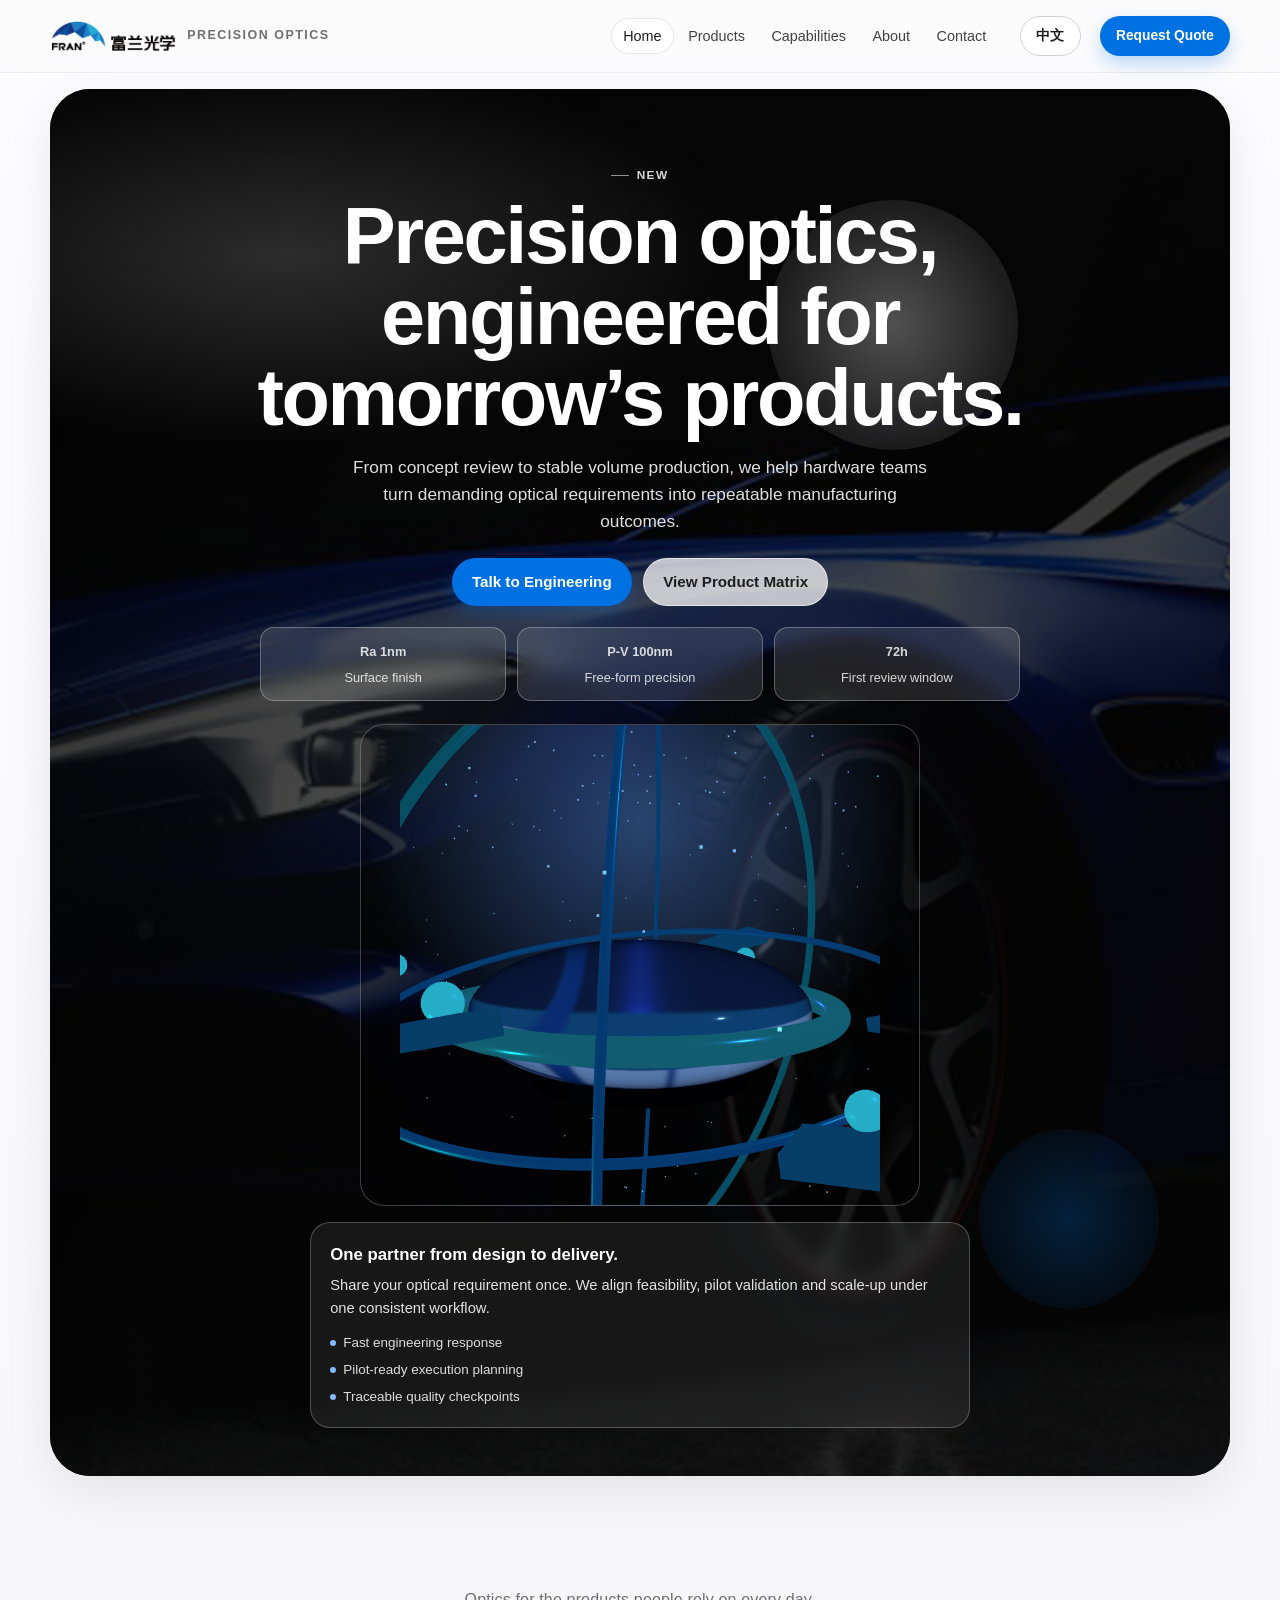
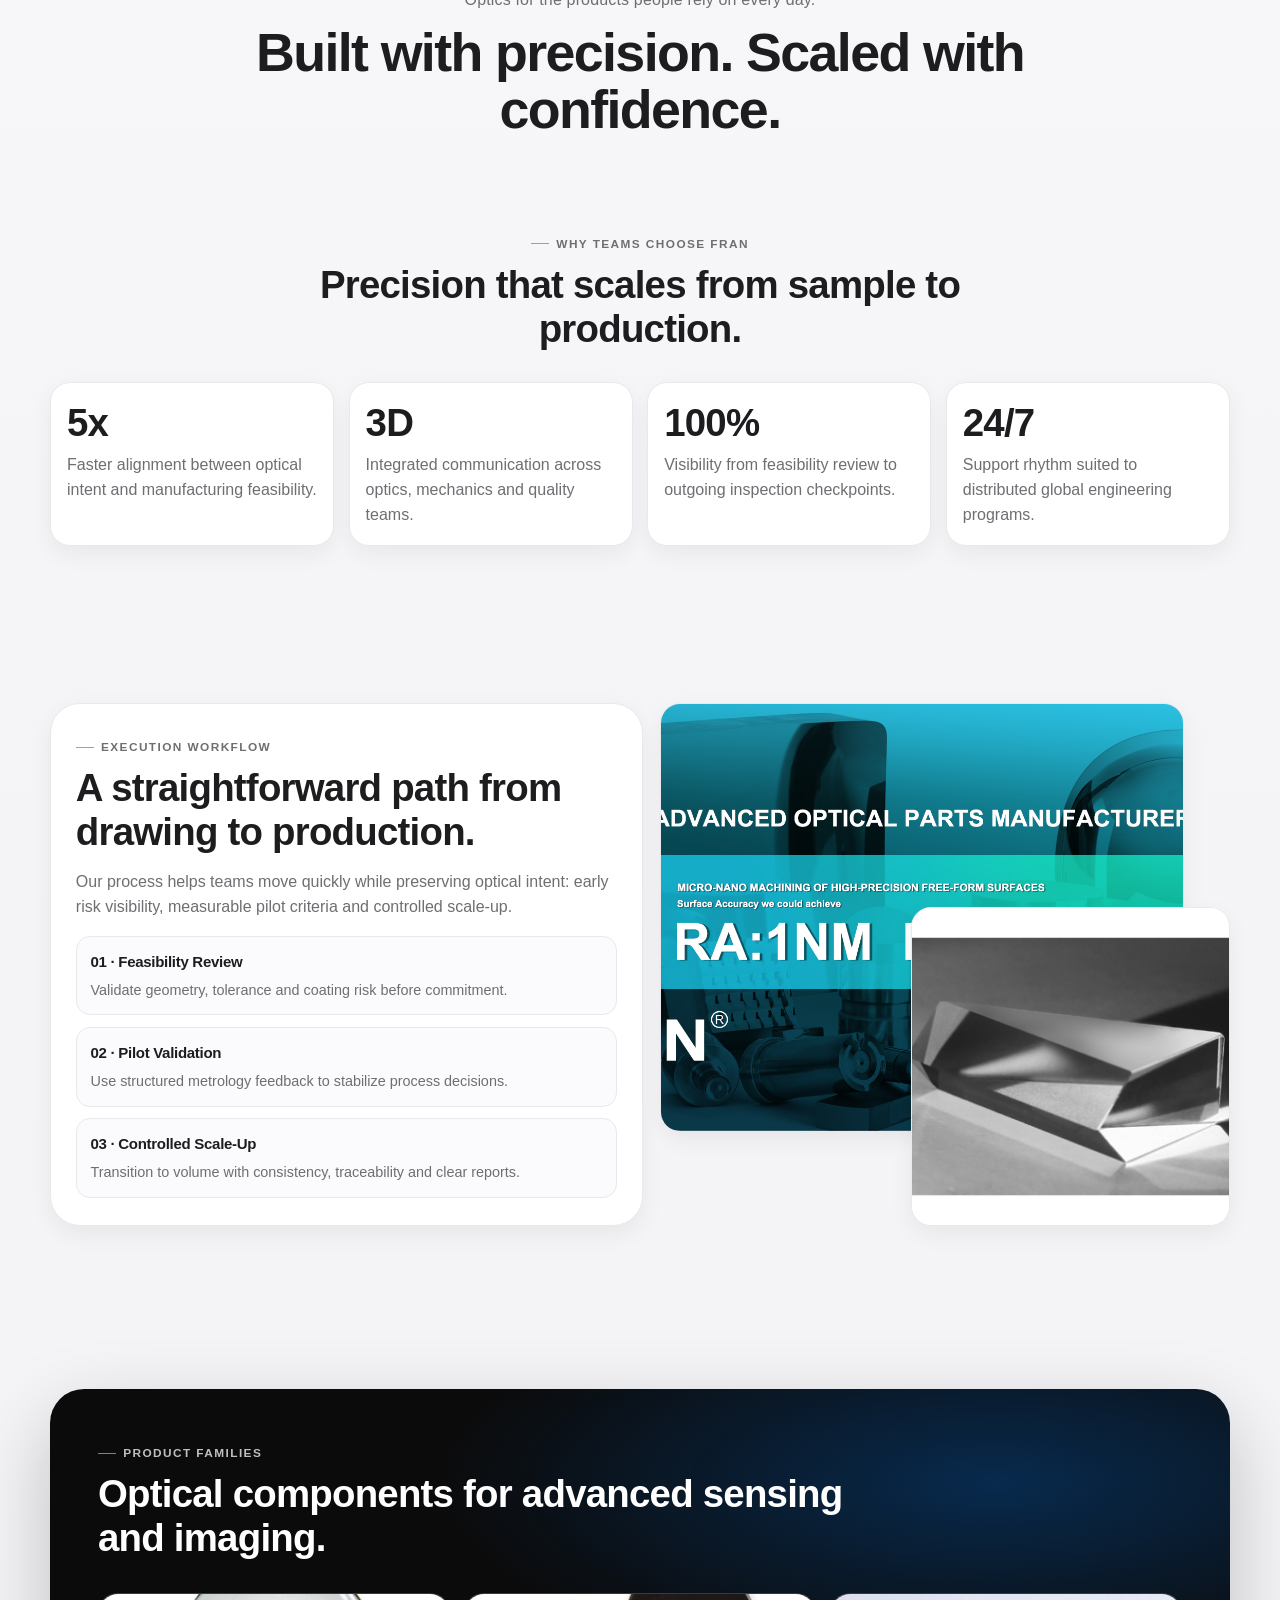
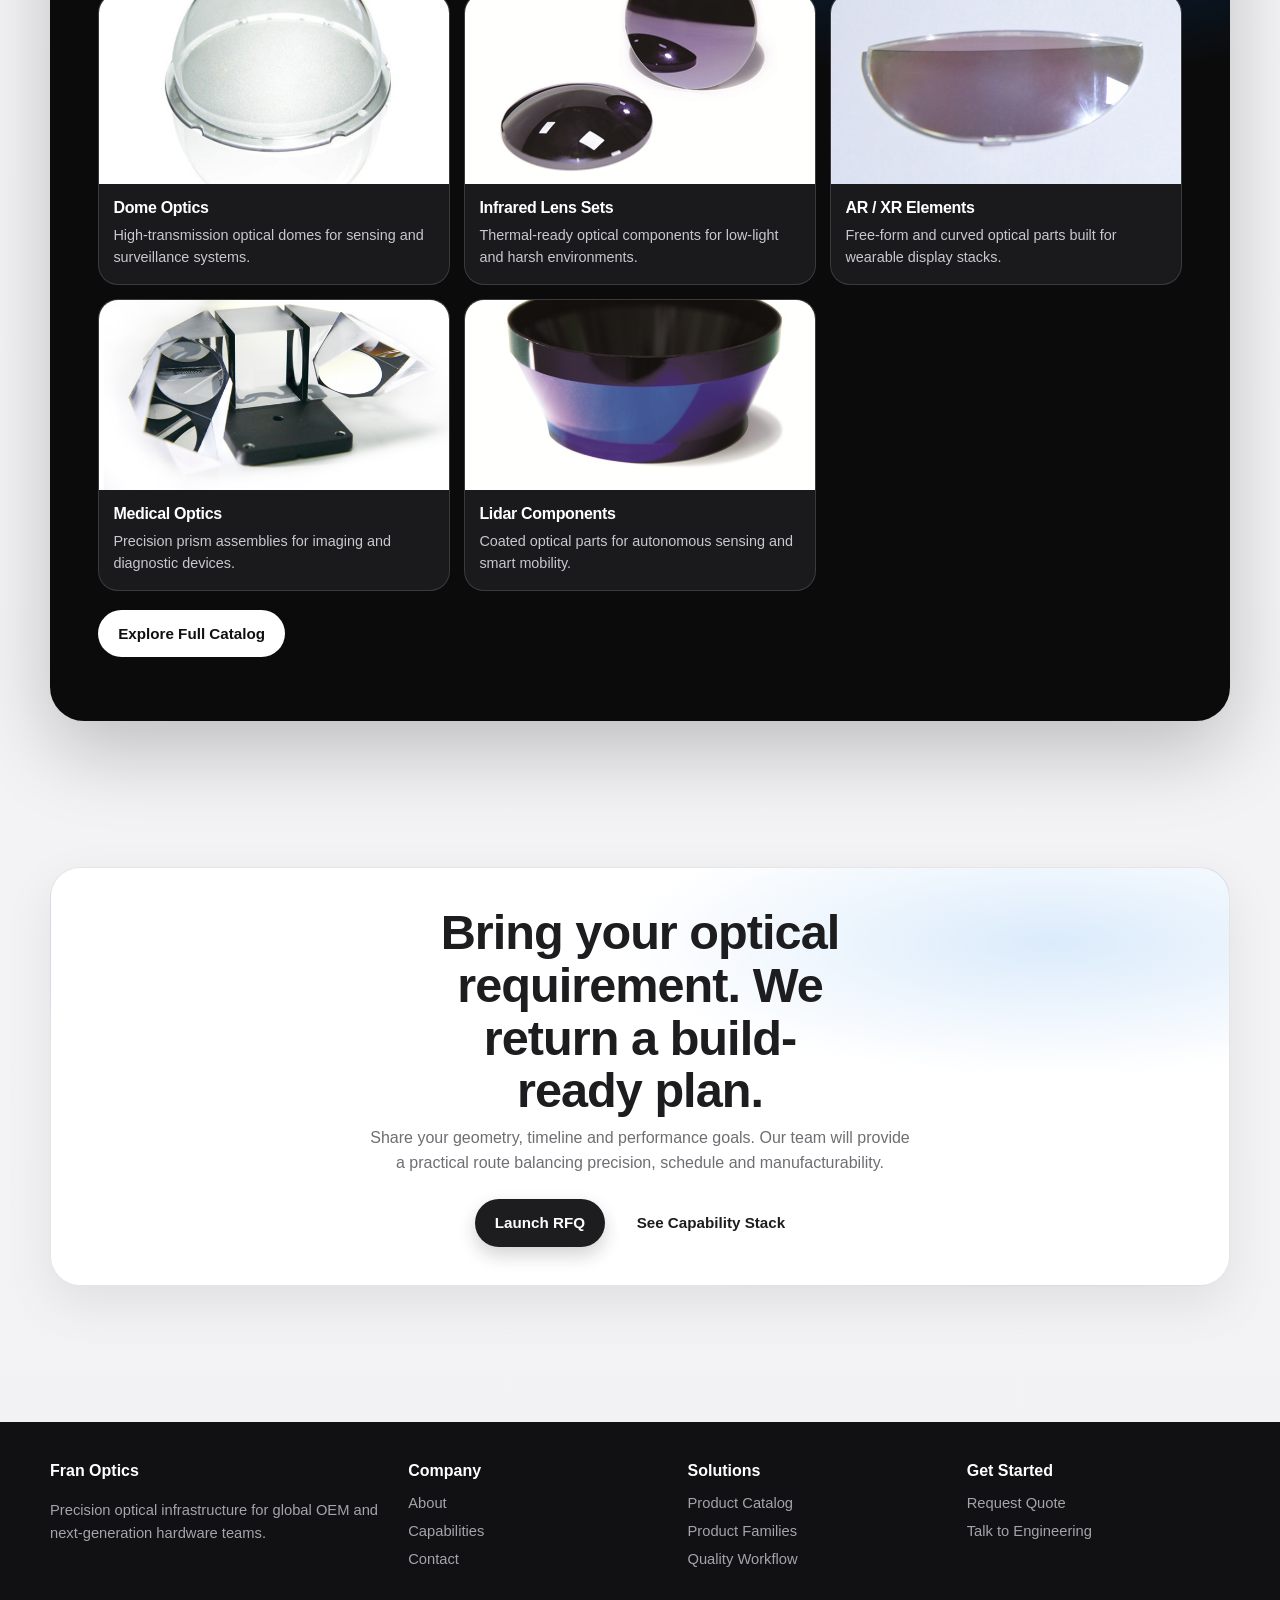
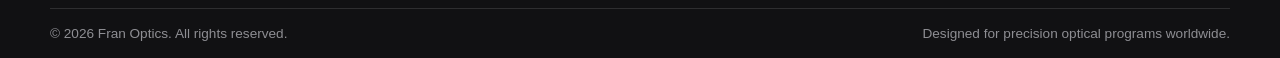
<file: web/site-redesign/index.html>
<!doctype html>
<html lang="en">
<head>
  <meta charset="utf-8">
  <meta name="viewport" content="width=device-width, initial-scale=1">
  <title>Fran Optics | Precision Optics for Advanced Hardware</title>
  <meta name="description" content="Fran Optics designs and manufactures precision optical components for advanced sensing, imaging, and intelligent hardware programs.">
  <link rel="icon" href="assets/media/favicon.ico">
  <link rel="stylesheet" href="assets/css/styles.css">
</head>
<body>
  <div class="page-shell">
    <header class="site-header">
      <div class="container nav-wrap">
        <a href="index.html" class="brand" aria-label="Fran Optics home">
          <img src="assets/media/logo-fran.png" alt="Fran Optics" class="brand-logo">
          <span class="brand-mark">Precision Optics</span>
        </a>
        <button class="nav-toggle" aria-label="Open navigation" aria-expanded="false" aria-controls="site-nav">☰</button>
        <nav class="site-nav" id="site-nav">
          <a href="index.html" data-nav="home">Home</a>
          <a href="products.html" data-nav="products">Products</a>
          <a href="capabilities.html" data-nav="capabilities">Capabilities</a>
          <a href="about.html" data-nav="about">About</a>
          <a href="contact.html" data-nav="contact">Contact</a>
        </nav>
        <a href="zh/index.html" class="btn btn-sm lang-switch" aria-label="Switch to Chinese">中文</a>
        <a href="contact.html" class="btn btn-sm btn-primary desktop-cta">Request Quote</a>
      </div>
    </header>

    <main class="impact-main">
      <section class="hero hero-impact">
        <div class="container">
          <div class="hero-block hero-startup hero-impact-block apple-hero-shell">
            <img src="assets/media/hero-automotive.jpg" alt="AI-enabled optical hardware" class="hero-media">
            <div class="hero-overlay"></div>
            <div class="impact-halo impact-halo-a" aria-hidden="true"></div>
            <div class="impact-halo impact-halo-b" aria-hidden="true"></div>

            <div class="hero-panel reveal">
              <span class="eyebrow">New</span>
              <h1 class="impact-title">Precision optics,<br><span>engineered for tomorrow’s products.</span></h1>
              <p class="impact-sub">From concept review to stable volume production, we help hardware teams turn demanding optical requirements into repeatable manufacturing outcomes.</p>

              <div class="hero-actions">
                <a href="contact.html" class="btn btn-md btn-primary">Talk to Engineering</a>
                <a href="products.html" class="btn btn-md btn-ghost">View Product Matrix</a>
              </div>

              <div class="impact-stat-grid">
                <article class="impact-stat">
                  <strong><span data-count="1" data-prefix="Ra " data-suffix="nm">Ra 1nm</span></strong>
                  <span>Surface finish</span>
                </article>
                <article class="impact-stat">
                  <strong><span data-count="100" data-prefix="P-V " data-suffix="nm">P-V 100nm</span></strong>
                  <span>Free-form precision</span>
                </article>
                <article class="impact-stat">
                  <strong><span data-count="72" data-suffix="h">72h</span></strong>
                  <span>First review window</span>
                </article>
              </div>
            </div>

            <div class="hero-aside reveal" data-stagger="1">
              <div class="hero-scene-wrap">
                <div class="hero-scene" data-three-hero>
                  <div class="hero-scene-fallback">Loading interactive 3D model...</div>
                </div>
              </div>

              <div class="hero-card impact-live-card">
                <h3>One partner from design to delivery.</h3>
                <p>Share your optical requirement once. We align feasibility, pilot validation and scale-up under one consistent workflow.</p>
                <ul class="impact-mini-list">
                  <li>Fast engineering response</li>
                  <li>Pilot-ready execution planning</li>
                  <li>Traceable quality checkpoints</li>
                </ul>
              </div>
            </div>
          </div>
        </div>
      </section>

      <section class="section apple-intro">
        <div class="container">
          <div class="apple-intro-copy reveal">
            <p>Optics for the products people rely on every day.</p>
            <h2>Built with precision. Scaled with confidence.</h2>
          </div>
        </div>
      </section>

      <section class="section impact-proof apple-proof">
        <div class="container">
          <div class="section-head reveal">
            <span class="eyebrow">Why Teams Choose Fran</span>
            <h2>Precision that scales from sample to production.</h2>
          </div>

          <div class="proof-grid">
            <article class="proof-card reveal">
              <h3><span data-count="5" data-suffix="x">5x</span></h3>
              <p>Faster alignment between optical intent and manufacturing feasibility.</p>
            </article>
            <article class="proof-card reveal" data-stagger="1">
              <h3><span data-count="3" data-suffix="D">3D</span></h3>
              <p>Integrated communication across optics, mechanics and quality teams.</p>
            </article>
            <article class="proof-card reveal" data-stagger="2">
              <h3><span data-count="100" data-suffix="%">100%</span></h3>
              <p>Visibility from feasibility review to outgoing inspection checkpoints.</p>
            </article>
            <article class="proof-card reveal" data-stagger="3">
              <h3><span data-count="24" data-suffix="/7">24/7</span></h3>
              <p>Support rhythm suited to distributed global engineering programs.</p>
            </article>
          </div>
        </div>
      </section>

      <section class="section impact-split-section">
        <div class="container split-shell">
          <div class="impact-command reveal">
            <span class="eyebrow">Execution Workflow</span>
            <h2>A straightforward path from drawing to production.</h2>
            <p>Our process helps teams move quickly while preserving optical intent: early risk visibility, measurable pilot criteria and controlled scale-up.</p>
            <div class="impact-lane-grid">
              <article>
                <h4>01 · Feasibility Review</h4>
                <p>Validate geometry, tolerance and coating risk before commitment.</p>
              </article>
              <article>
                <h4>02 · Pilot Validation</h4>
                <p>Use structured metrology feedback to stabilize process decisions.</p>
              </article>
              <article>
                <h4>03 · Controlled Scale-Up</h4>
                <p>Transition to volume with consistency, traceability and clear reports.</p>
              </article>
            </div>
          </div>

          <div class="impact-visual-stack reveal" data-stagger="1">
            <figure class="impact-frame impact-frame-main">
              <img src="assets/media/hero-advanced.jpg" alt="Advanced optical manufacturing">
            </figure>
            <figure class="impact-frame impact-frame-sub">
              <img src="assets/media/capability-inspection.png" alt="Inspection and quality process">
            </figure>
          </div>
        </div>
      </section>

      <section class="section impact-product-wall apple-product-wall">
        <div class="container">
          <div class="section-head reveal">
            <span class="eyebrow">Product Families</span>
            <h2>Optical components for advanced sensing and imaging.</h2>
          </div>

          <div class="impact-product-grid">
            <article class="impact-product-card reveal">
              <img src="assets/media/product-dome-cover.jpg" alt="Optical dome cover">
              <div>
                <h3>Dome Optics</h3>
                <p>High-transmission optical domes for sensing and surveillance systems.</p>
              </div>
            </article>
            <article class="impact-product-card reveal" data-stagger="1">
              <img src="assets/media/product-infrared-lens.jpg" alt="Infrared lens">
              <div>
                <h3>Infrared Lens Sets</h3>
                <p>Thermal-ready optical components for low-light and harsh environments.</p>
              </div>
            </article>
            <article class="impact-product-card reveal" data-stagger="2">
              <img src="assets/media/product-ar-waveguide.jpg" alt="AR optical element">
              <div>
                <h3>AR / XR Elements</h3>
                <p>Free-form and curved optical parts built for wearable display stacks.</p>
              </div>
            </article>
            <article class="impact-product-card reveal" data-stagger="3">
              <img src="assets/media/product-medical-prism.jpg" alt="Medical optical set">
              <div>
                <h3>Medical Optics</h3>
                <p>Precision prism assemblies for imaging and diagnostic devices.</p>
              </div>
            </article>
            <article class="impact-product-card reveal" data-stagger="4">
              <img src="assets/media/product-lidar-dome.jpg" alt="Lidar optical component">
              <div>
                <h3>Lidar Components</h3>
                <p>Coated optical parts for autonomous sensing and smart mobility.</p>
              </div>
            </article>
          </div>

          <p class="reveal" style="margin-top:1.2rem"><a class="btn btn-md btn-primary" href="products.html">Explore Full Catalog</a></p>
        </div>
      </section>

      <section class="section section-tight">
        <div class="container">
          <div class="cta-band impact-final-cta reveal apple-final-cta">
            <h3>Bring your optical requirement. We return a build-ready plan.</h3>
            <p>Share your geometry, timeline and performance goals. Our team will provide a practical route balancing precision, schedule and manufacturability.</p>
            <div class="hero-actions">
              <a href="contact.html" class="btn btn-md btn-secondary">Launch RFQ</a>
              <a href="capabilities.html" class="btn btn-md btn-ghost">See Capability Stack</a>
            </div>
          </div>
        </div>
      </section>
    </main>

    <footer class="footer">
      <div class="container footer-grid">
        <div>
          <h4>Fran Optics</h4>
          <p>Precision optical infrastructure for global OEM and next-generation hardware teams.</p>
        </div>
        <div>
          <h4>Company</h4>
          <ul>
            <li><a href="about.html">About</a></li>
            <li><a href="capabilities.html">Capabilities</a></li>
            <li><a href="contact.html">Contact</a></li>
          </ul>
        </div>
        <div>
          <h4>Solutions</h4>
          <ul>
            <li><a href="products.html">Product Catalog</a></li>
            <li><a href="products.html#families">Product Families</a></li>
            <li><a href="capabilities.html#quality">Quality Workflow</a></li>
          </ul>
        </div>
        <div>
          <h4>Get Started</h4>
          <ul>
            <li><a href="contact.html">Request Quote</a></li>
            <li><a href="contact.html">Talk to Engineering</a></li>
          </ul>
        </div>
      </div>
      <div class="container footer-bottom">
        <span>© <span data-current-year></span> Fran Optics. All rights reserved.</span>
        <span>Designed for precision optical programs worldwide.</span>
      </div>
    </footer>
  </div>

  <script src="assets/js/main.js"></script>
  <script src="assets/js/startup-wow.js"></script>
  <script type="module" src="assets/js/hero-3d.js"></script>
</body>
</html>
</file>
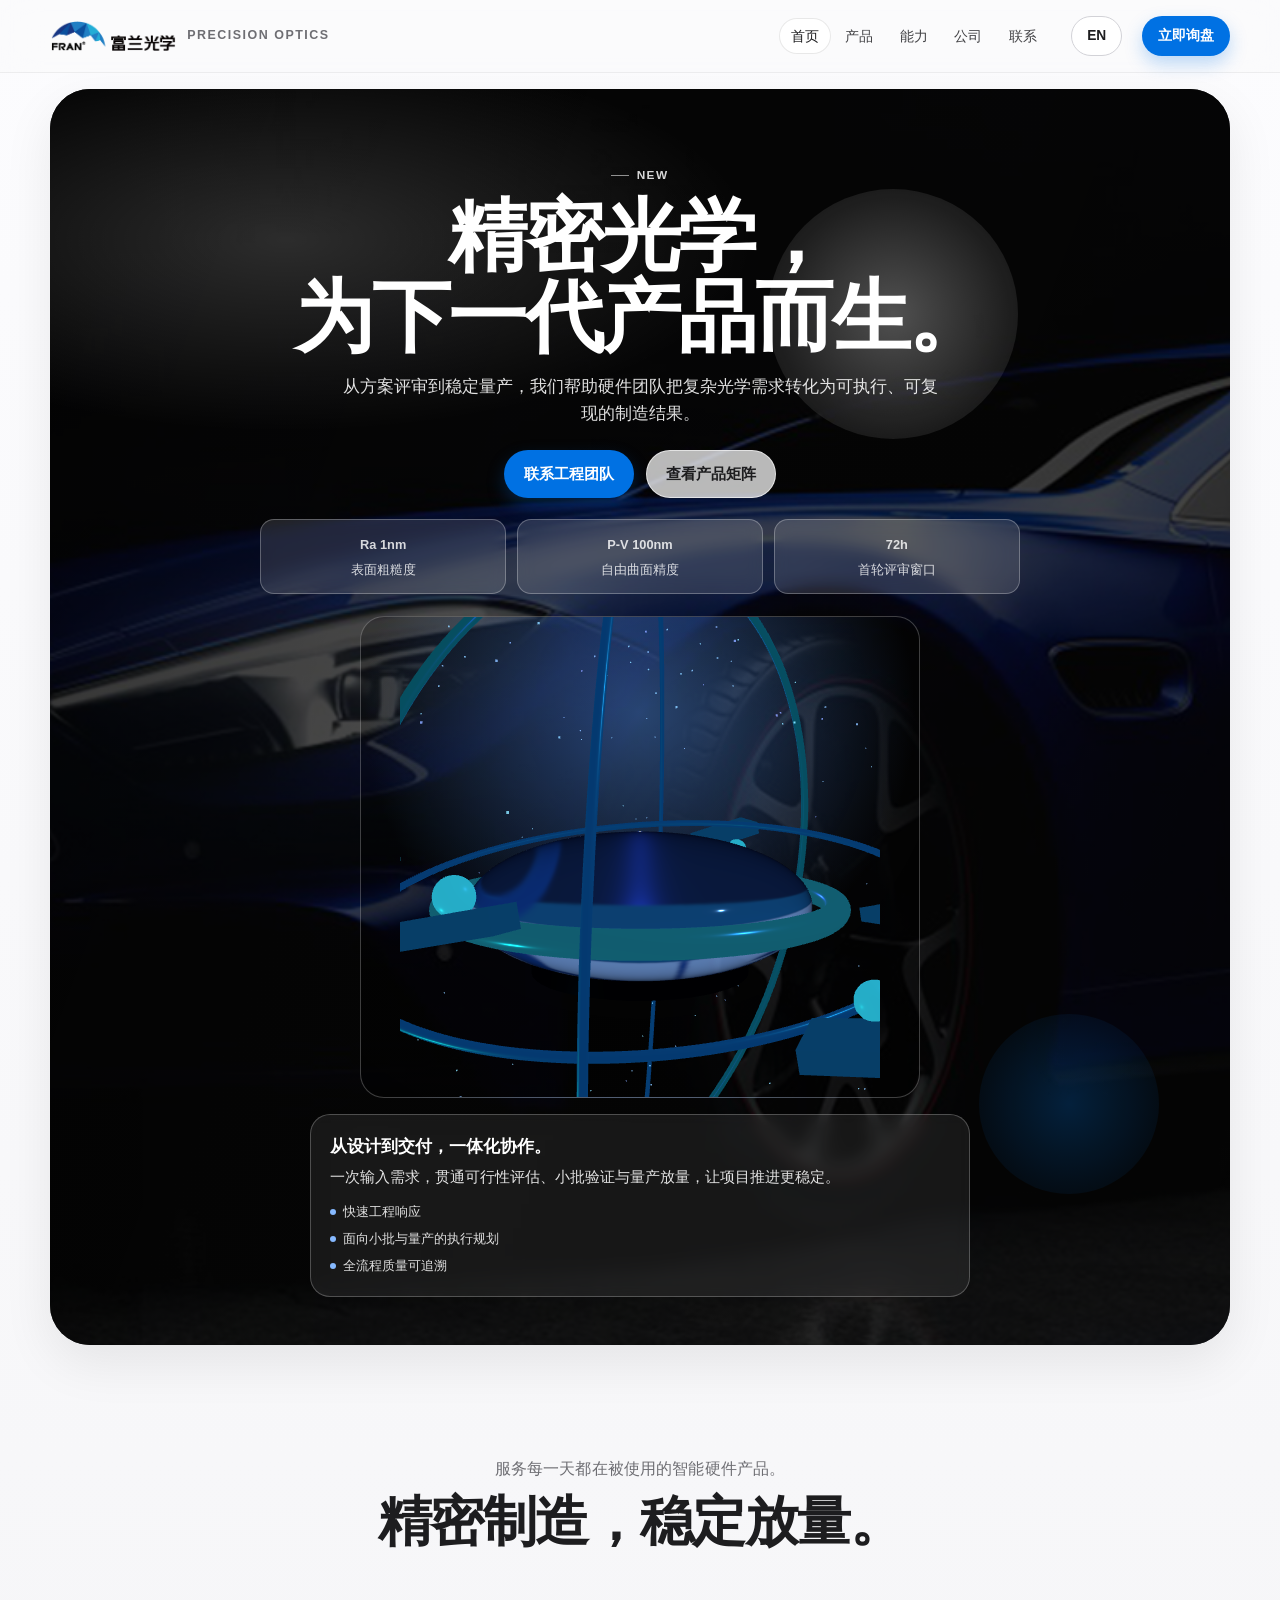
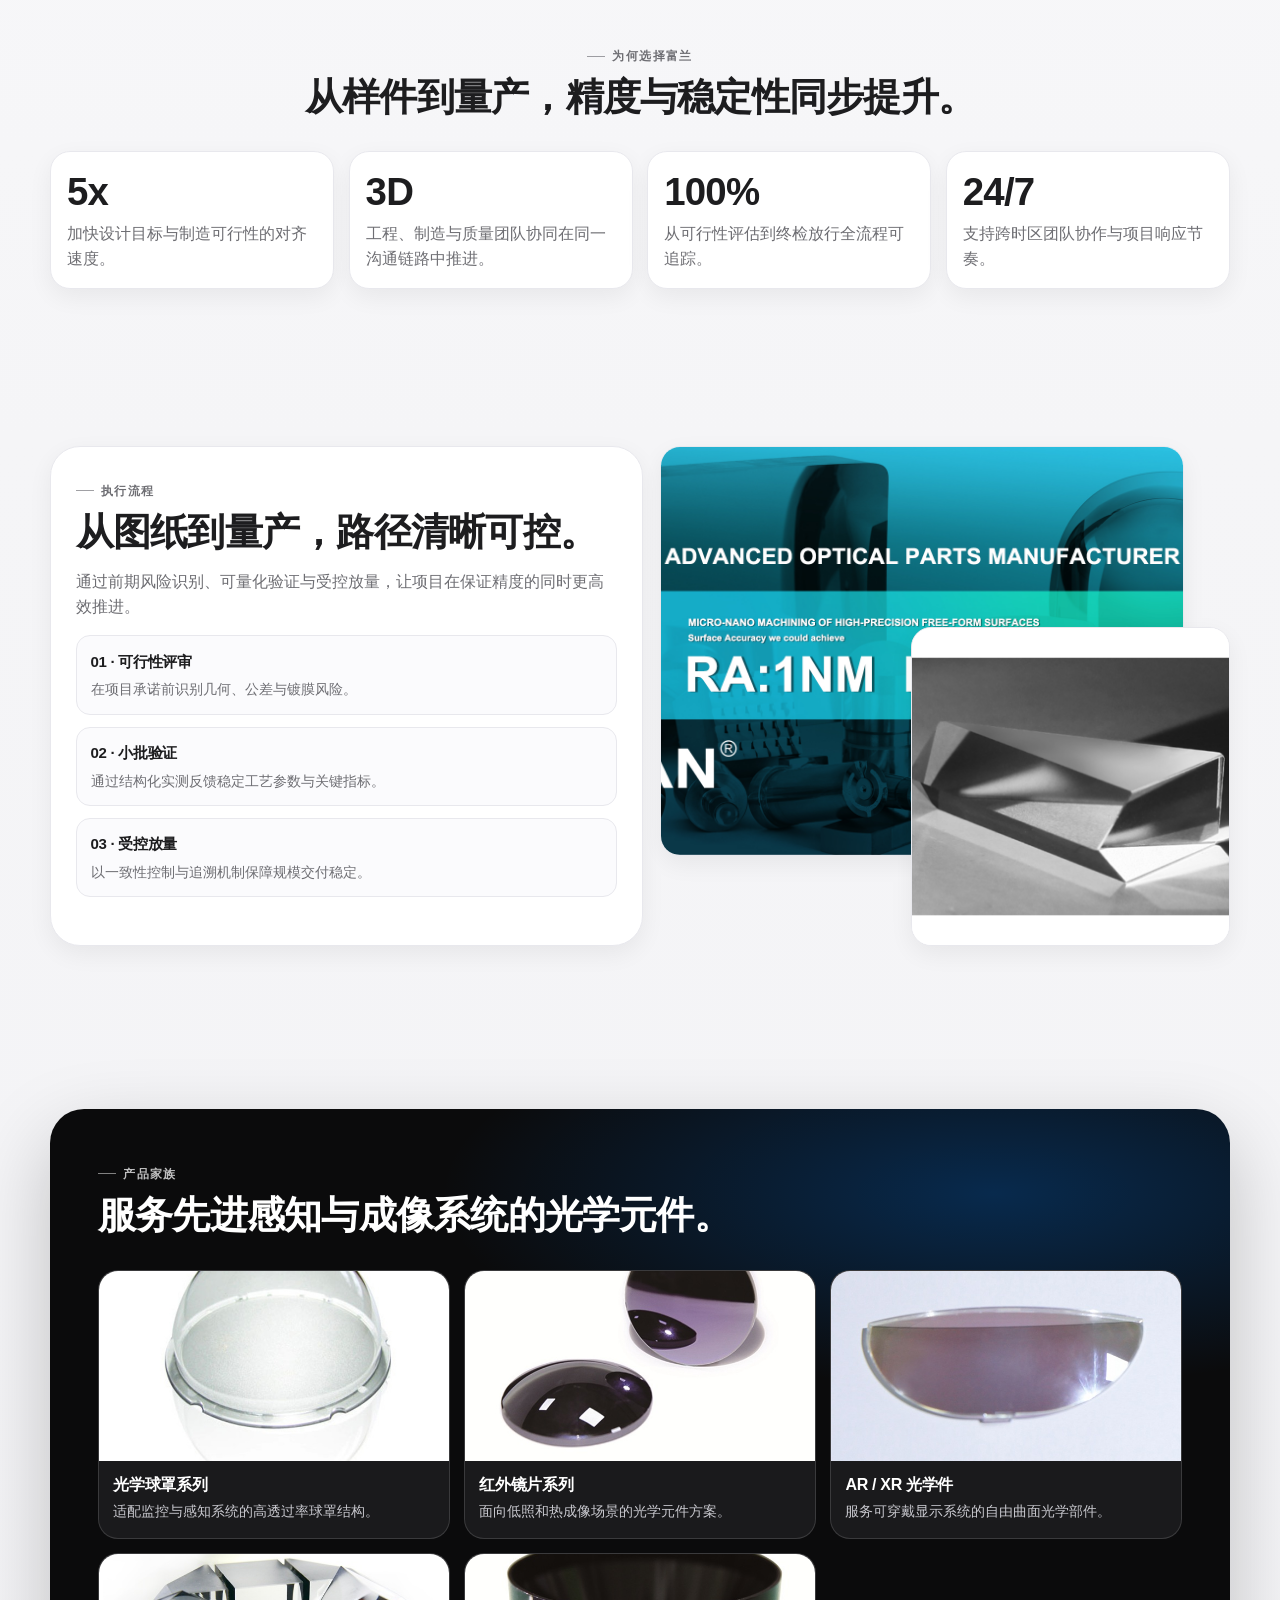
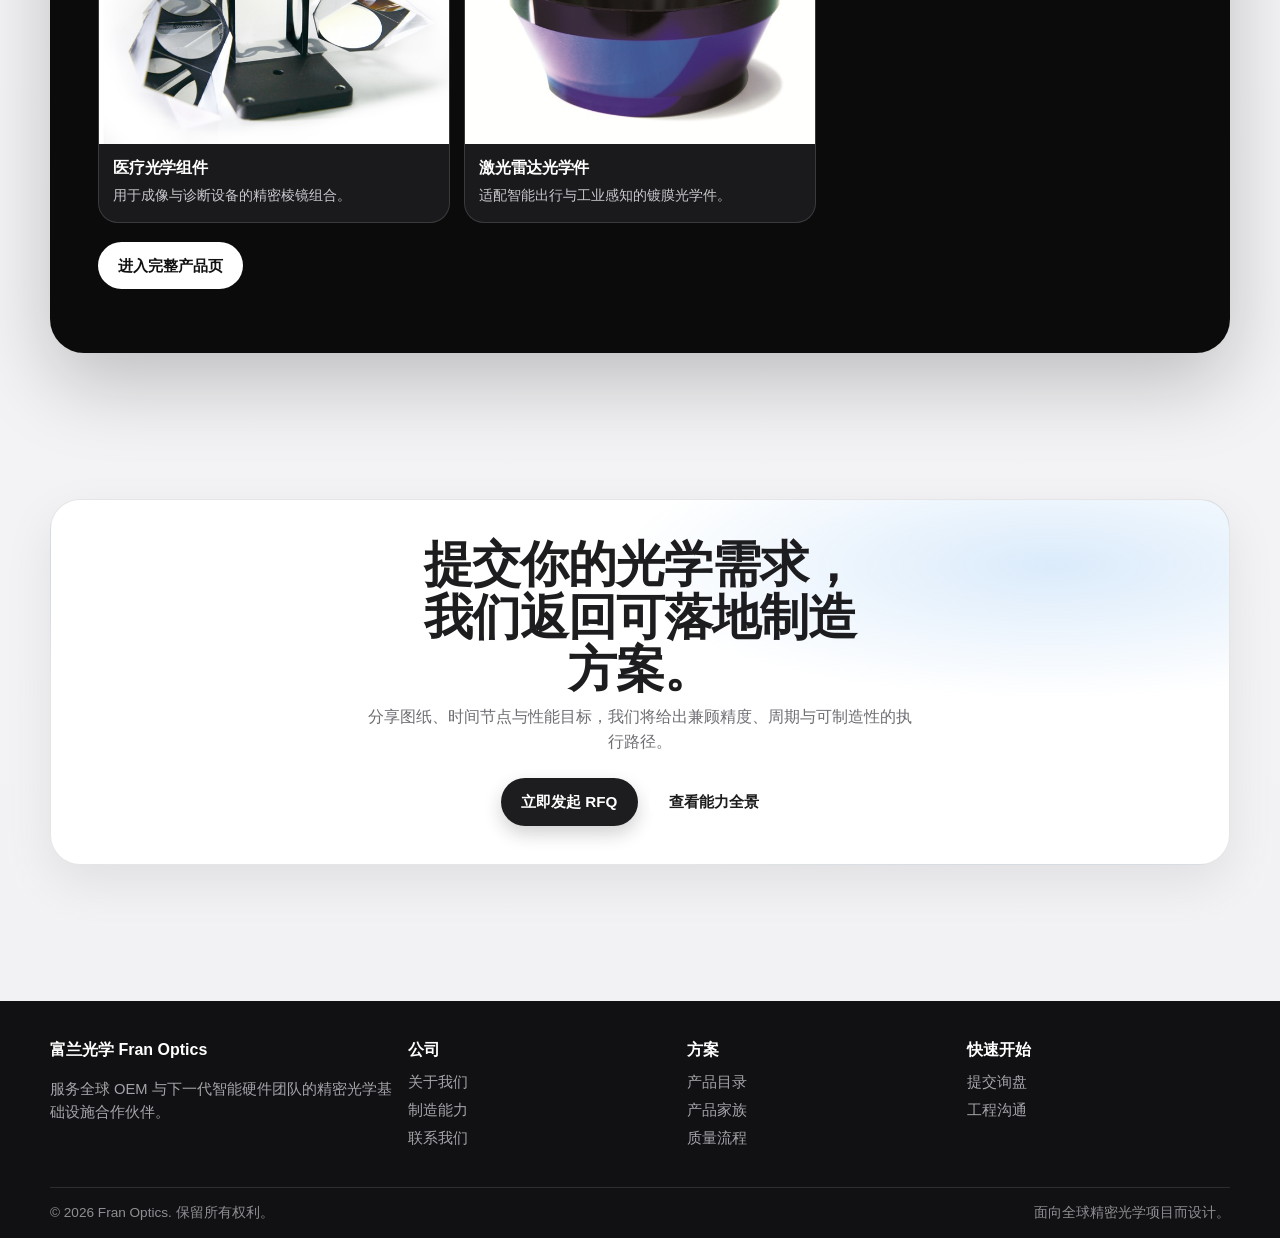
<file: web/site-redesign/zh/index.html>
<!doctype html>
<html lang="zh-CN">
<head>
  <meta charset="utf-8">
  <meta name="viewport" content="width=device-width, initial-scale=1">
  <title>富兰光学 | 面向下一代智能硬件的光学基础设施</title>
  <meta name="description" content="富兰光学以高精密光学制造能力服务汽车、安防、AR/VR、医疗与工业智能硬件项目，支持快速导入与稳定量产。">
  <link rel="icon" href="../assets/media/favicon.ico">
  <link rel="stylesheet" href="../assets/css/styles.css">
</head>
<body>
  <div class="page-shell">
    <header class="site-header">
      <div class="container nav-wrap">
        <a href="index.html" class="brand" aria-label="富兰光学首页">
          <img src="../assets/media/logo-fran.png" alt="Fran Optics" class="brand-logo">
          <span class="brand-mark">Precision Optics</span>
        </a>
        <button class="nav-toggle" aria-label="打开导航" aria-expanded="false" aria-controls="site-nav">☰</button>
        <nav class="site-nav" id="site-nav">
          <a href="index.html" data-nav="home">首页</a>
          <a href="products.html" data-nav="products">产品</a>
          <a href="capabilities.html" data-nav="capabilities">能力</a>
          <a href="about.html" data-nav="about">公司</a>
          <a href="contact.html" data-nav="contact">联系</a>
        </nav>
        <a href="../index.html" class="btn btn-sm lang-switch" aria-label="Switch to English">EN</a>
        <a href="contact.html" class="btn btn-sm btn-primary desktop-cta">立即询盘</a>
      </div>
    </header>

    <main class="impact-main">
      <section class="hero hero-impact">
        <div class="container">
          <div class="hero-block hero-startup hero-impact-block apple-hero-shell">
            <img src="../assets/media/hero-automotive.jpg" alt="智能硬件光学应用" class="hero-media">
            <div class="hero-overlay"></div>
            <div class="impact-halo impact-halo-a" aria-hidden="true"></div>
            <div class="impact-halo impact-halo-b" aria-hidden="true"></div>

            <div class="hero-panel reveal">
              <span class="eyebrow">New</span>
              <h1 class="impact-title">精密光学，<br><span>为下一代产品而生。</span></h1>
              <p class="impact-sub">从方案评审到稳定量产，我们帮助硬件团队把复杂光学需求转化为可执行、可复现的制造结果。</p>

              <div class="hero-actions">
                <a href="contact.html" class="btn btn-md btn-primary">联系工程团队</a>
                <a href="products.html" class="btn btn-md btn-ghost">查看产品矩阵</a>
              </div>

              <div class="impact-stat-grid">
                <article class="impact-stat">
                  <strong><span data-count="1" data-prefix="Ra " data-suffix="nm">Ra 1nm</span></strong>
                  <span>表面粗糙度</span>
                </article>
                <article class="impact-stat">
                  <strong><span data-count="100" data-prefix="P-V " data-suffix="nm">P-V 100nm</span></strong>
                  <span>自由曲面精度</span>
                </article>
                <article class="impact-stat">
                  <strong><span data-count="72" data-suffix="h">72h</span></strong>
                  <span>首轮评审窗口</span>
                </article>
              </div>
            </div>

            <div class="hero-aside reveal" data-stagger="1">
              <div class="hero-scene-wrap">
                <div class="hero-scene" data-three-hero>
                  <div class="hero-scene-fallback">正在加载交互式 3D 模型...</div>
                </div>
              </div>

              <div class="hero-card impact-live-card">
                <h3>从设计到交付，一体化协作。</h3>
                <p>一次输入需求，贯通可行性评估、小批验证与量产放量，让项目推进更稳定。</p>
                <ul class="impact-mini-list">
                  <li>快速工程响应</li>
                  <li>面向小批与量产的执行规划</li>
                  <li>全流程质量可追溯</li>
                </ul>
              </div>
            </div>
          </div>
        </div>
      </section>

      <section class="section apple-intro">
        <div class="container">
          <div class="apple-intro-copy reveal">
            <p>服务每一天都在被使用的智能硬件产品。</p>
            <h2>精密制造，稳定放量。</h2>
          </div>
        </div>
      </section>

      <section class="section impact-proof apple-proof">
        <div class="container">
          <div class="section-head reveal">
            <span class="eyebrow">为何选择富兰</span>
            <h2>从样件到量产，精度与稳定性同步提升。</h2>
          </div>

          <div class="proof-grid">
            <article class="proof-card reveal">
              <h3><span data-count="5" data-suffix="x">5x</span></h3>
              <p>加快设计目标与制造可行性的对齐速度。</p>
            </article>
            <article class="proof-card reveal" data-stagger="1">
              <h3><span data-count="3" data-suffix="D">3D</span></h3>
              <p>工程、制造与质量团队协同在同一沟通链路中推进。</p>
            </article>
            <article class="proof-card reveal" data-stagger="2">
              <h3><span data-count="100" data-suffix="%">100%</span></h3>
              <p>从可行性评估到终检放行全流程可追踪。</p>
            </article>
            <article class="proof-card reveal" data-stagger="3">
              <h3><span data-count="24" data-suffix="/7">24/7</span></h3>
              <p>支持跨时区团队协作与项目响应节奏。</p>
            </article>
          </div>
        </div>
      </section>

      <section class="section impact-split-section">
        <div class="container split-shell">
          <div class="impact-command reveal">
            <span class="eyebrow">执行流程</span>
            <h2>从图纸到量产，路径清晰可控。</h2>
            <p>通过前期风险识别、可量化验证与受控放量，让项目在保证精度的同时更高效推进。</p>
            <div class="impact-lane-grid">
              <article>
                <h4>01 · 可行性评审</h4>
                <p>在项目承诺前识别几何、公差与镀膜风险。</p>
              </article>
              <article>
                <h4>02 · 小批验证</h4>
                <p>通过结构化实测反馈稳定工艺参数与关键指标。</p>
              </article>
              <article>
                <h4>03 · 受控放量</h4>
                <p>以一致性控制与追溯机制保障规模交付稳定。</p>
              </article>
            </div>
          </div>

          <div class="impact-visual-stack reveal" data-stagger="1">
            <figure class="impact-frame impact-frame-main">
              <img src="../assets/media/hero-advanced.jpg" alt="先进光学制造能力">
            </figure>
            <figure class="impact-frame impact-frame-sub">
              <img src="../assets/media/capability-inspection.png" alt="质量检测流程">
            </figure>
          </div>
        </div>
      </section>

      <section class="section impact-product-wall apple-product-wall">
        <div class="container">
          <div class="section-head reveal">
            <span class="eyebrow">产品家族</span>
            <h2>服务先进感知与成像系统的光学元件。</h2>
          </div>

          <div class="impact-product-grid">
            <article class="impact-product-card reveal">
              <img src="../assets/media/product-dome-cover.jpg" alt="光学半球罩">
              <div>
                <h3>光学球罩系列</h3>
                <p>适配监控与感知系统的高透过率球罩结构。</p>
              </div>
            </article>
            <article class="impact-product-card reveal" data-stagger="1">
              <img src="../assets/media/product-infrared-lens.jpg" alt="红外镜片">
              <div>
                <h3>红外镜片系列</h3>
                <p>面向低照和热成像场景的光学元件方案。</p>
              </div>
            </article>
            <article class="impact-product-card reveal" data-stagger="2">
              <img src="../assets/media/product-ar-waveguide.jpg" alt="AR 光学件">
              <div>
                <h3>AR / XR 光学件</h3>
                <p>服务可穿戴显示系统的自由曲面光学部件。</p>
              </div>
            </article>
            <article class="impact-product-card reveal" data-stagger="3">
              <img src="../assets/media/product-medical-prism.jpg" alt="医疗光学组件">
              <div>
                <h3>医疗光学组件</h3>
                <p>用于成像与诊断设备的精密棱镜组合。</p>
              </div>
            </article>
            <article class="impact-product-card reveal" data-stagger="4">
              <img src="../assets/media/product-lidar-dome.jpg" alt="激光雷达光学件">
              <div>
                <h3>激光雷达光学件</h3>
                <p>适配智能出行与工业感知的镀膜光学件。</p>
              </div>
            </article>
          </div>

          <p class="reveal" style="margin-top:1.2rem"><a class="btn btn-md btn-primary" href="products.html">进入完整产品页</a></p>
        </div>
      </section>

      <section class="section section-tight">
        <div class="container">
          <div class="cta-band impact-final-cta reveal apple-final-cta">
            <h3>提交你的光学需求，我们返回可落地制造方案。</h3>
            <p>分享图纸、时间节点与性能目标，我们将给出兼顾精度、周期与可制造性的执行路径。</p>
            <div class="hero-actions">
              <a href="contact.html" class="btn btn-md btn-secondary">立即发起 RFQ</a>
              <a href="capabilities.html" class="btn btn-md btn-ghost">查看能力全景</a>
            </div>
          </div>
        </div>
      </section>
    </main>

    <footer class="footer">
      <div class="container footer-grid">
        <div>
          <h4>富兰光学 Fran Optics</h4>
          <p>服务全球 OEM 与下一代智能硬件团队的精密光学基础设施合作伙伴。</p>
        </div>
        <div>
          <h4>公司</h4>
          <ul>
            <li><a href="about.html">关于我们</a></li>
            <li><a href="capabilities.html">制造能力</a></li>
            <li><a href="contact.html">联系我们</a></li>
          </ul>
        </div>
        <div>
          <h4>方案</h4>
          <ul>
            <li><a href="products.html">产品目录</a></li>
            <li><a href="products.html#families">产品家族</a></li>
            <li><a href="capabilities.html#quality">质量流程</a></li>
          </ul>
        </div>
        <div>
          <h4>快速开始</h4>
          <ul>
            <li><a href="contact.html">提交询盘</a></li>
            <li><a href="contact.html">工程沟通</a></li>
          </ul>
        </div>
      </div>
      <div class="container footer-bottom">
        <span>© <span data-current-year></span> Fran Optics. 保留所有权利。</span>
        <span>面向全球精密光学项目而设计。</span>
      </div>
    </footer>
  </div>

  <script src="../assets/js/main.js"></script>
  <script src="../assets/js/startup-wow.js"></script>
  <script type="module" src="../assets/js/hero-3d.js"></script>
</body>
</html>
</file>
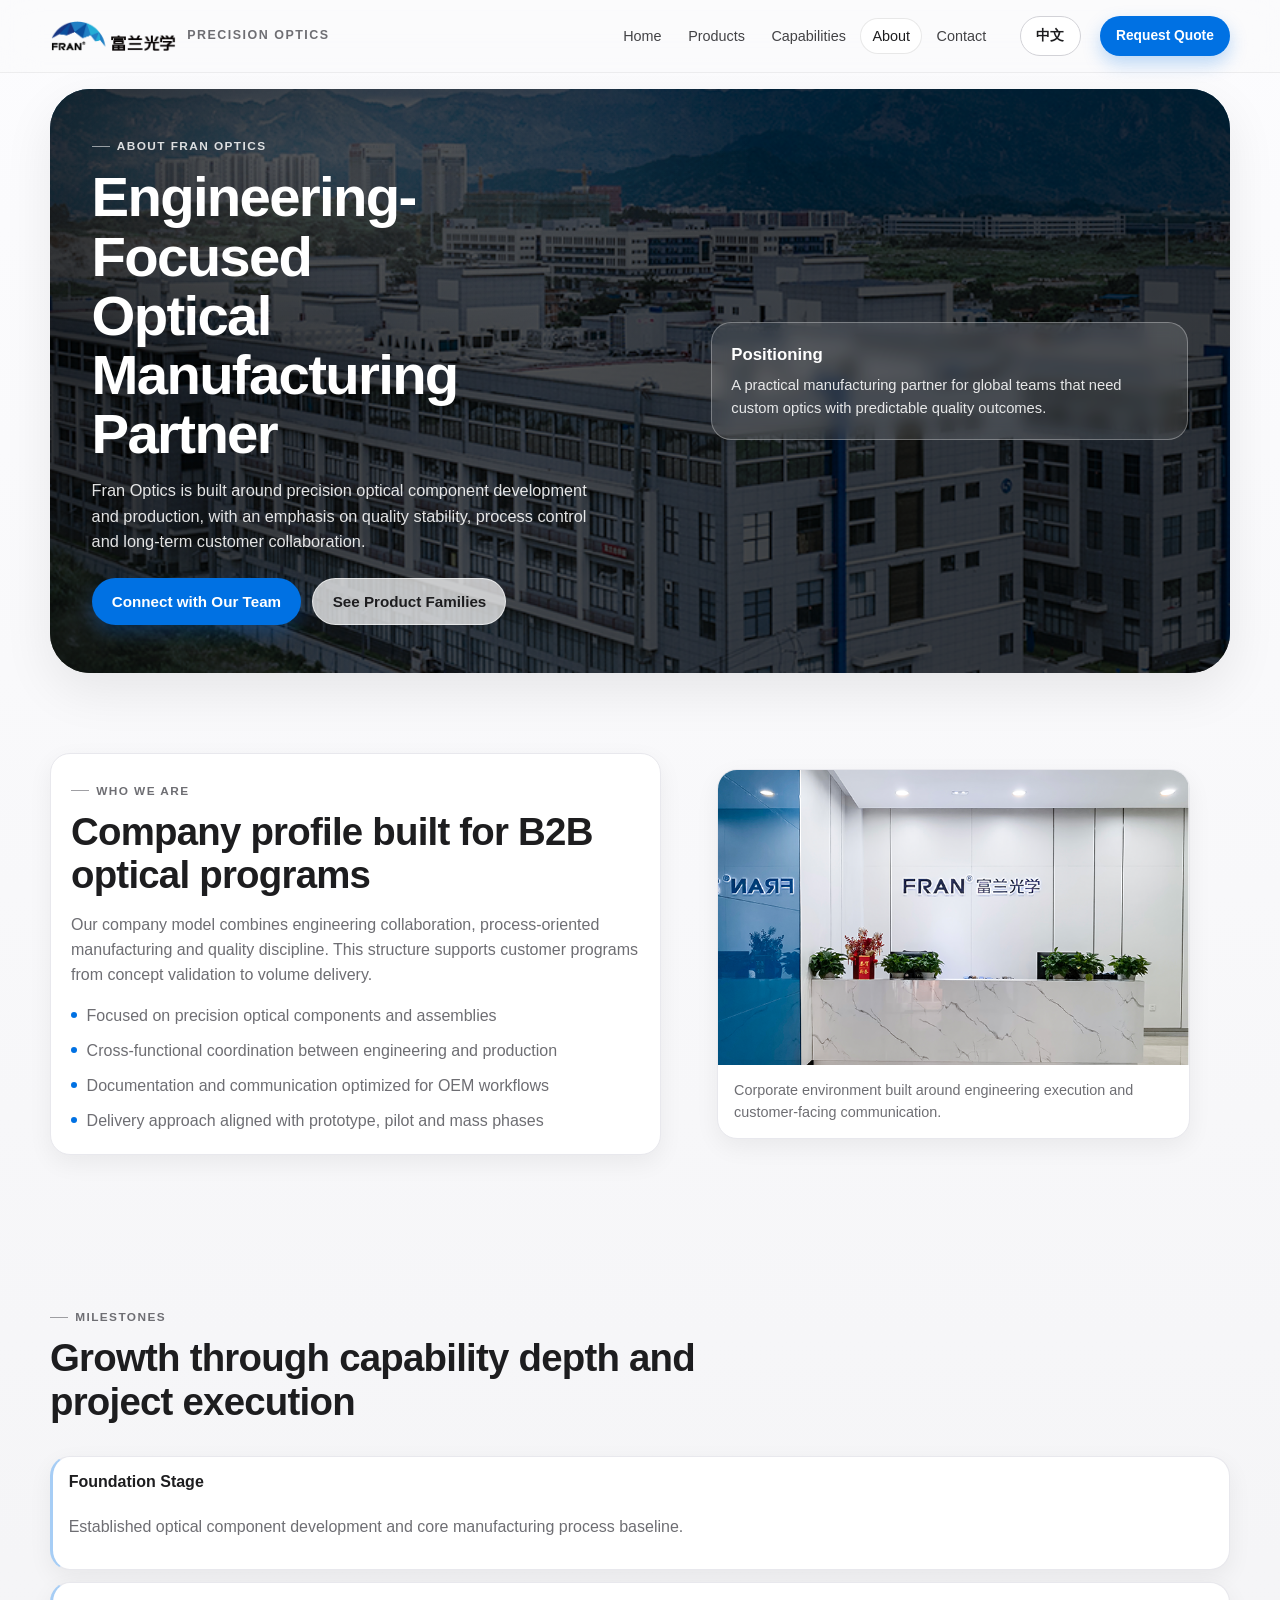
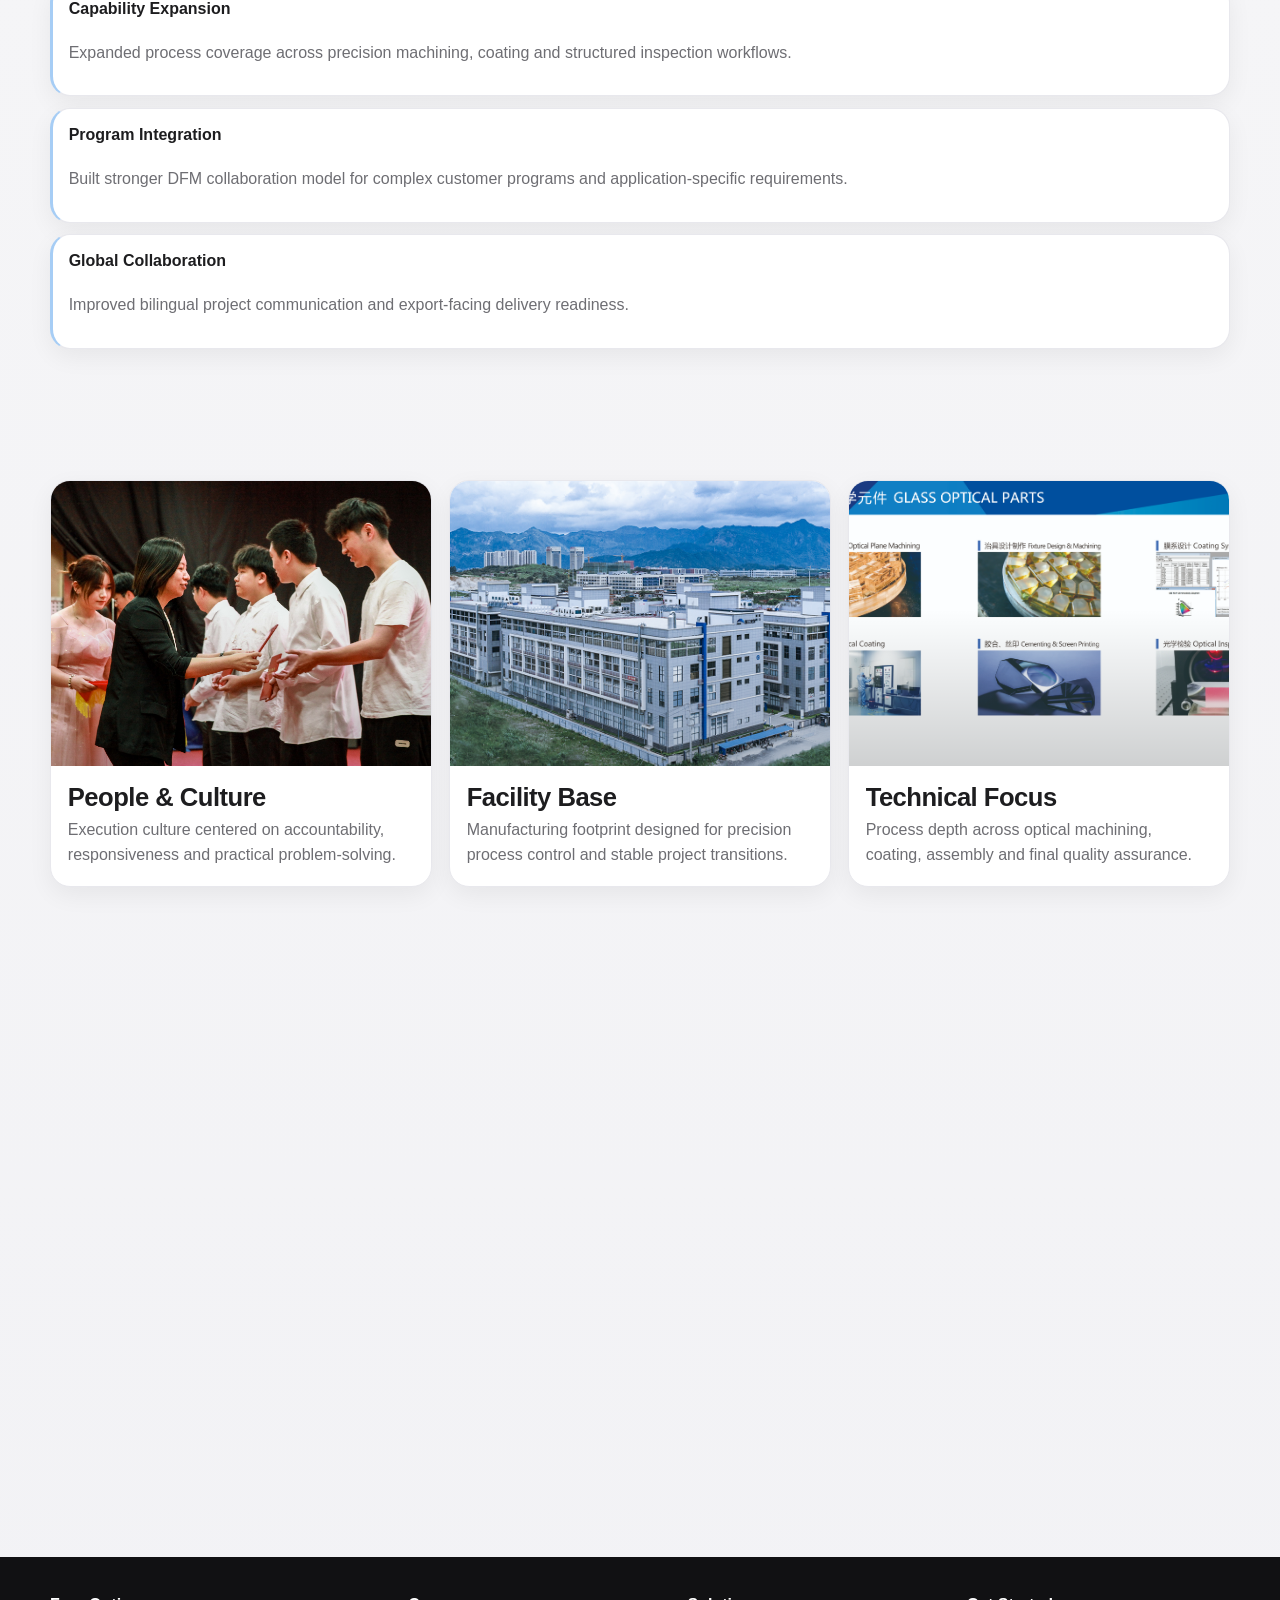
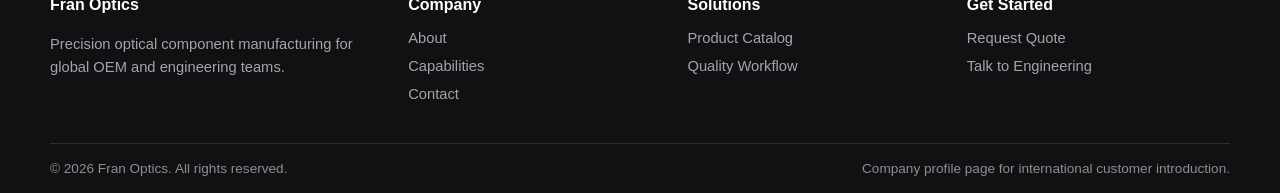
<file: web/site-redesign/about.html>
<!doctype html>
<html lang="en">
<head>
  <meta charset="utf-8">
  <meta name="viewport" content="width=device-width, initial-scale=1">
  <title>About | Fran Optics</title>
  <meta name="description" content="Learn about Fran Optics, our manufacturing focus, engineering culture and global collaboration model.">
  <link rel="icon" href="assets/media/favicon.ico">
  <link rel="stylesheet" href="assets/css/styles.css">
</head>
<body>
  <div class="page-shell">
    <header class="site-header">
      <div class="container nav-wrap">
        <a href="index.html" class="brand" aria-label="Fran Optics home">
          <img src="assets/media/logo-fran.png" alt="Fran Optics" class="brand-logo">
          <span class="brand-mark">Precision Optics</span>
        </a>
        <button class="nav-toggle" aria-label="Open navigation" aria-expanded="false" aria-controls="site-nav">☰</button>
        <nav class="site-nav" id="site-nav">
          <a href="index.html" data-nav="home">Home</a>
          <a href="products.html" data-nav="products">Products</a>
          <a href="capabilities.html" data-nav="capabilities">Capabilities</a>
          <a href="about.html" data-nav="about">About</a>
          <a href="contact.html" data-nav="contact">Contact</a>
        </nav>
        <a href="zh/about.html" class="btn btn-sm lang-switch" aria-label="Switch to Chinese">中文</a>
        <a href="contact.html" class="btn btn-sm btn-primary desktop-cta">Request Quote</a>
      </div>
    </header>

    <main>
      <section class="hero">
        <div class="container">
          <div class="hero-block" style="min-height:430px">
            <img src="assets/media/about-campus.jpg" alt="Fran Optics campus" class="hero-media" style="object-position:center center">
            <div class="hero-overlay"></div>
            <div class="hero-panel reveal">
              <span class="eyebrow">About Fran Optics</span>
              <h1>Engineering-Focused Optical Manufacturing Partner</h1>
              <p>Fran Optics is built around precision optical component development and production, with an emphasis on quality stability, process control and long-term customer collaboration.</p>
              <div class="hero-actions">
                <a href="contact.html" class="btn btn-md btn-primary">Connect with Our Team</a>
                <a href="products.html" class="btn btn-md btn-ghost">See Product Families</a>
              </div>
            </div>
            <div class="hero-aside reveal" data-stagger="1">
              <div class="hero-card">
                <h3>Positioning</h3>
                <p>A practical manufacturing partner for global teams that need custom optics with predictable quality outcomes.</p>
              </div>
            </div>
          </div>
        </div>
      </section>

      <section class="section">
        <div class="container split">
          <div class="panel reveal">
            <span class="eyebrow">Who We Are</span>
            <h2>Company profile built for B2B optical programs</h2>
            <p>Our company model combines engineering collaboration, process-oriented manufacturing and quality discipline. This structure supports customer programs from concept validation to volume delivery.</p>
            <ul class="clean-list">
              <li>Focused on precision optical components and assemblies</li>
              <li>Cross-functional coordination between engineering and production</li>
              <li>Documentation and communication optimized for OEM workflows</li>
              <li>Delivery approach aligned with prototype, pilot and mass phases</li>
            </ul>
          </div>
          <figure class="figure reveal" data-stagger="1">
            <img src="assets/media/about-lobby.png" alt="Fran Optics reception">
            <figcaption>Corporate environment built around engineering execution and customer-facing communication.</figcaption>
          </figure>
        </div>
      </section>

      <section class="section section-tight">
        <div class="container">
          <div class="section-head reveal">
            <span class="eyebrow">Milestones</span>
            <h2>Growth through capability depth and project execution</h2>
          </div>
          <div class="timeline">
            <article class="reveal"><strong>Foundation Stage</strong><p>Established optical component development and core manufacturing process baseline.</p></article>
            <article class="reveal" data-stagger="1"><strong>Capability Expansion</strong><p>Expanded process coverage across precision machining, coating and structured inspection workflows.</p></article>
            <article class="reveal" data-stagger="2"><strong>Program Integration</strong><p>Built stronger DFM collaboration model for complex customer programs and application-specific requirements.</p></article>
            <article class="reveal" data-stagger="3"><strong>Global Collaboration</strong><p>Improved bilingual project communication and export-facing delivery readiness.</p></article>
          </div>
        </div>
      </section>

      <section class="section section-tight">
        <div class="container cards-grid grid-3">
          <article class="card reveal">
            <div class="card-media"><img src="assets/media/team-culture.jpg" alt="Team culture"></div>
            <div class="card-body">
              <h3>People & Culture</h3>
              <p>Execution culture centered on accountability, responsiveness and practical problem-solving.</p>
            </div>
          </article>
          <article class="card reveal" data-stagger="1">
            <div class="card-media"><img src="assets/media/about-campus.jpg" alt="Manufacturing facility"></div>
            <div class="card-body">
              <h3>Facility Base</h3>
              <p>Manufacturing footprint designed for precision process control and stable project transitions.</p>
            </div>
          </article>
          <article class="card reveal" data-stagger="2">
            <div class="card-media"><img src="assets/media/about-capabilities-board.jpg" alt="Optical capability board"></div>
            <div class="card-body">
              <h3>Technical Focus</h3>
              <p>Process depth across optical machining, coating, assembly and final quality assurance.</p>
            </div>
          </article>
        </div>
      </section>

      <section class="section section-tight">
        <div class="container split reverse">
          <figure class="figure reveal">
            <img src="assets/media/hero-advanced.jpg" alt="Advanced optical program">
            <figcaption>Program collaboration often starts with DFM feasibility and scale-up path planning.</figcaption>
          </figure>
          <div class="panel reveal" data-stagger="1">
            <span class="eyebrow">Operating Principles</span>
            <h3>How we work with customer teams</h3>
            <ul class="clean-list">
              <li>Clear assumption capture before process commitment</li>
              <li>Early risk visibility and joint mitigation planning</li>
              <li>Structured review cadence during prototyping and pilot runs</li>
              <li>Traceable quality handoff at volume-delivery stage</li>
            </ul>
            <p style="margin-top:1rem"><a href="contact.html" class="btn btn-md btn-secondary">Start a Collaboration</a></p>
          </div>
        </div>
      </section>
    </main>

    <footer class="footer">
      <div class="container footer-grid">
        <div>
          <h4>Fran Optics</h4>
          <p>Precision optical component manufacturing for global OEM and engineering teams.</p>
        </div>
        <div>
          <h4>Company</h4>
          <ul>
            <li><a href="about.html">About</a></li>
            <li><a href="capabilities.html">Capabilities</a></li>
            <li><a href="contact.html">Contact</a></li>
          </ul>
        </div>
        <div>
          <h4>Solutions</h4>
          <ul>
            <li><a href="products.html">Product Catalog</a></li>
            <li><a href="capabilities.html#quality">Quality Workflow</a></li>
          </ul>
        </div>
        <div>
          <h4>Get Started</h4>
          <ul>
            <li><a href="contact.html">Request Quote</a></li>
            <li><a href="contact.html">Talk to Engineering</a></li>
          </ul>
        </div>
      </div>
      <div class="container footer-bottom">
        <span>© <span data-current-year></span> Fran Optics. All rights reserved.</span>
        <span>Company profile page for international customer introduction.</span>
      </div>
    </footer>
  </div>

  <script src="assets/js/main.js"></script>
</body>
</html>
</file>
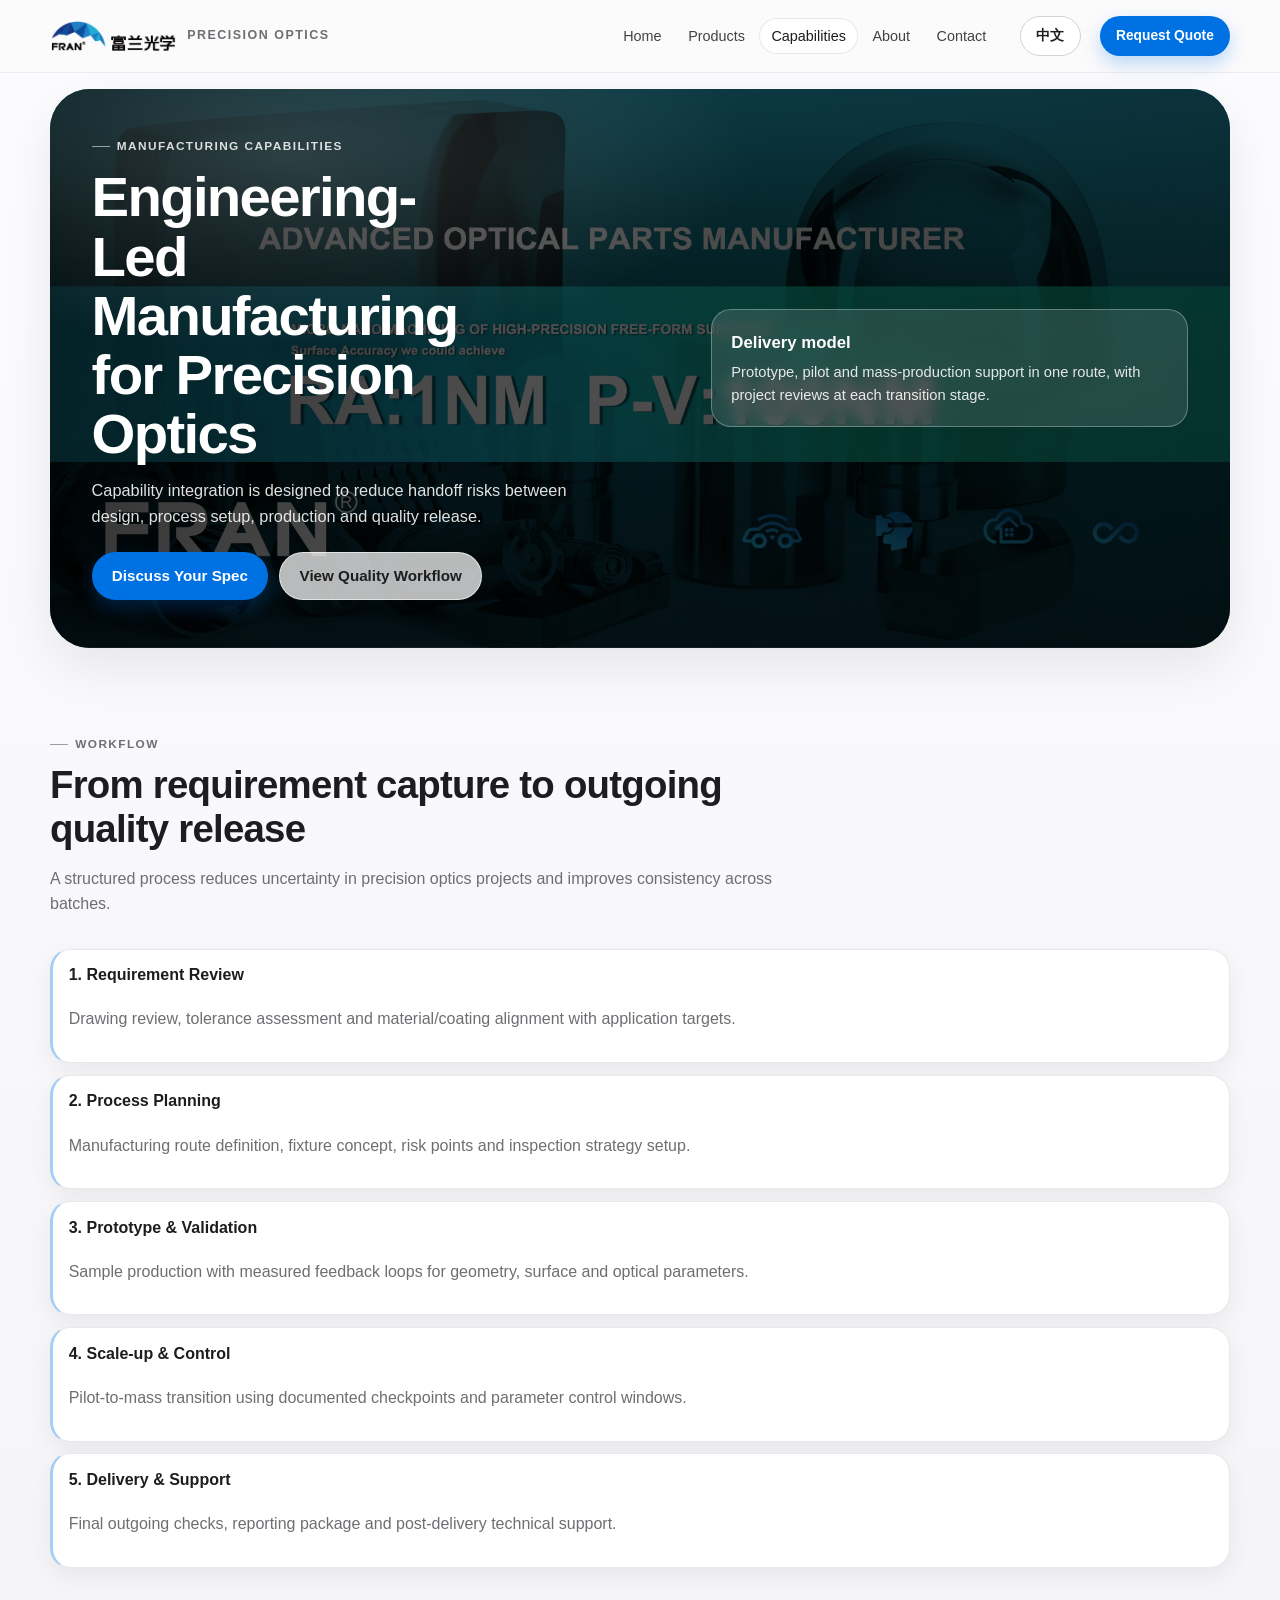
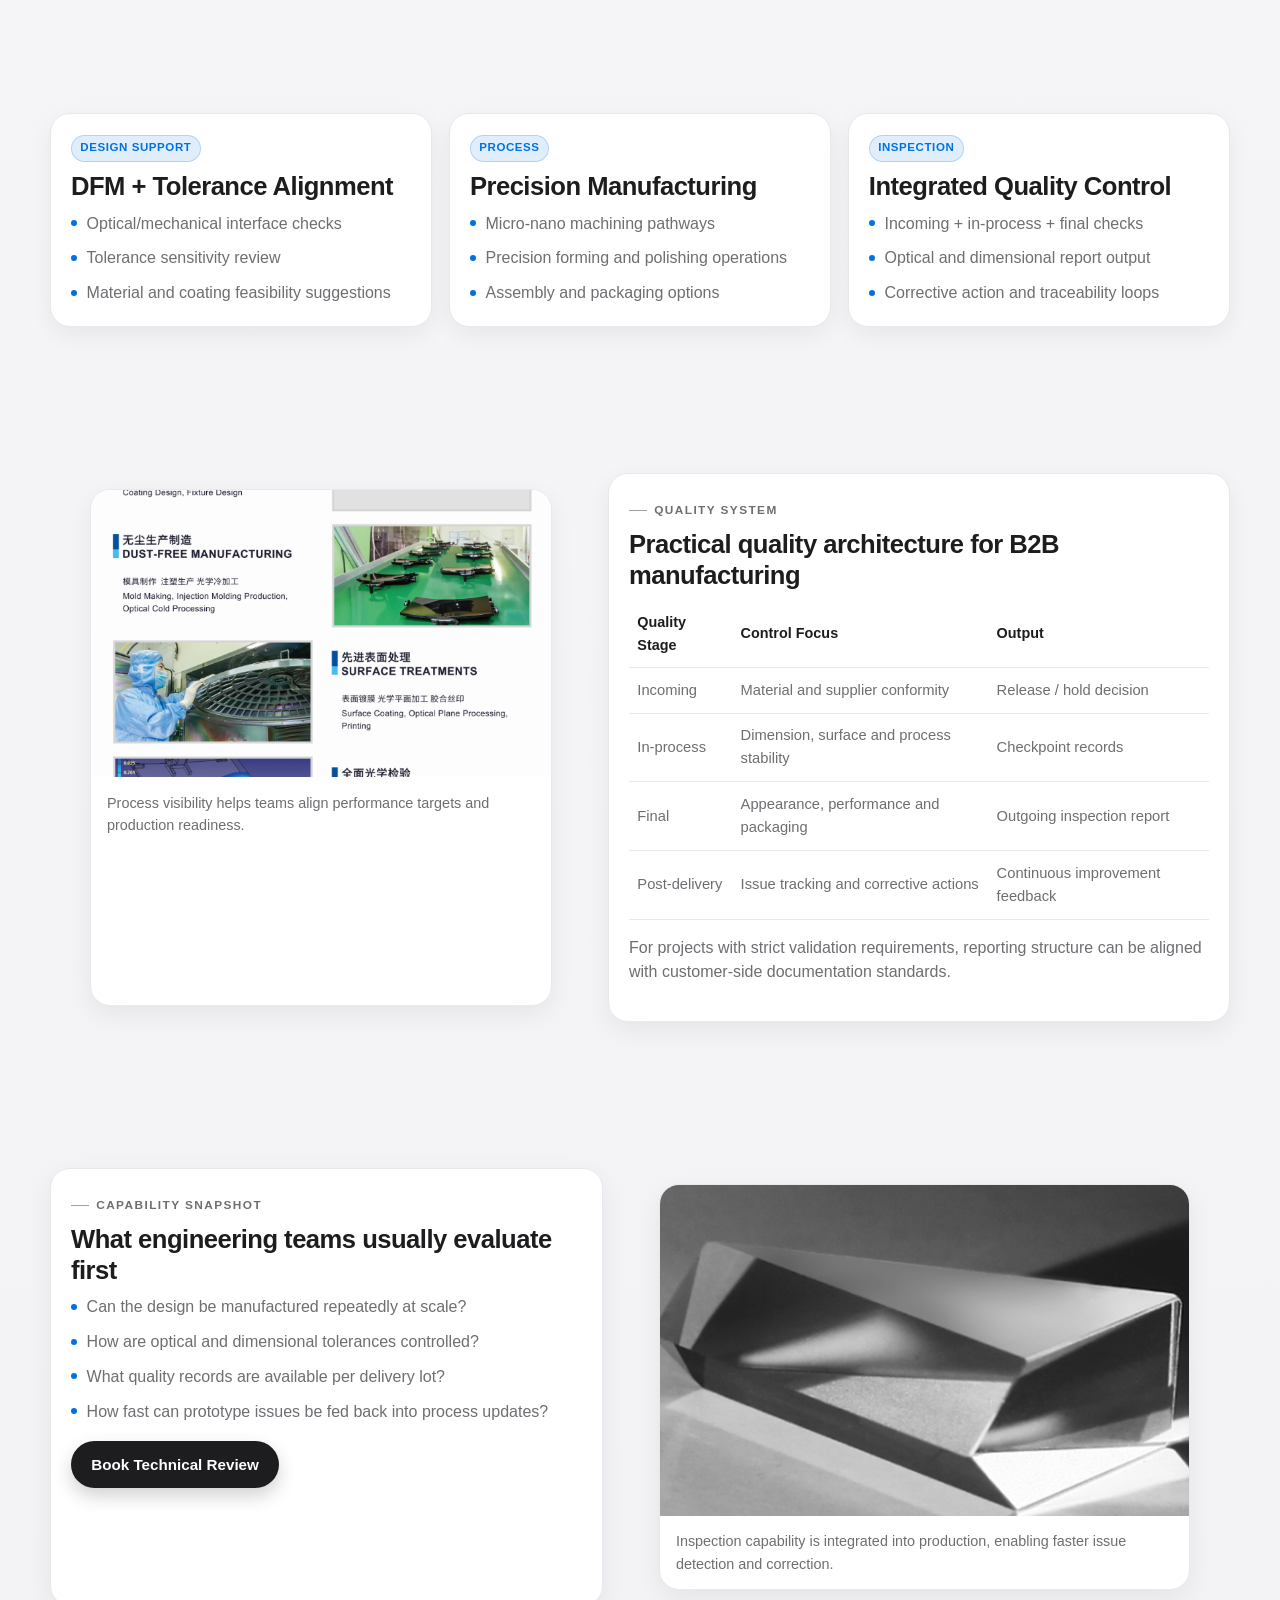
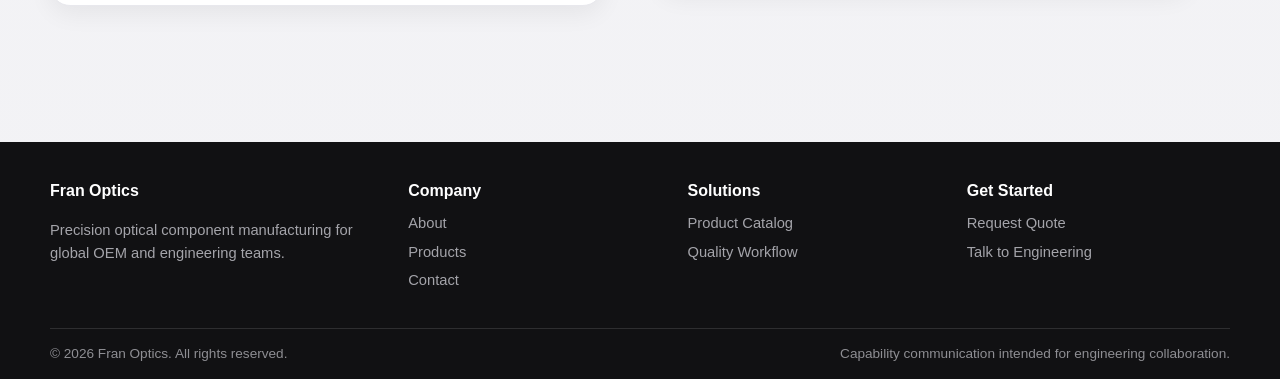
<file: web/site-redesign/capabilities.html>
<!doctype html>
<html lang="en">
<head>
  <meta charset="utf-8">
  <meta name="viewport" content="width=device-width, initial-scale=1">
  <title>Capabilities | Fran Optics</title>
  <meta name="description" content="Fran Optics capabilities include micro-nano machining, coating, precision assembly and quality inspection for optical components.">
  <link rel="icon" href="assets/media/favicon.ico">
  <link rel="stylesheet" href="assets/css/styles.css">
</head>
<body>
  <div class="page-shell">
    <header class="site-header">
      <div class="container nav-wrap">
        <a href="index.html" class="brand" aria-label="Fran Optics home">
          <img src="assets/media/logo-fran.png" alt="Fran Optics" class="brand-logo">
          <span class="brand-mark">Precision Optics</span>
        </a>
        <button class="nav-toggle" aria-label="Open navigation" aria-expanded="false" aria-controls="site-nav">☰</button>
        <nav class="site-nav" id="site-nav">
          <a href="index.html" data-nav="home">Home</a>
          <a href="products.html" data-nav="products">Products</a>
          <a href="capabilities.html" data-nav="capabilities">Capabilities</a>
          <a href="about.html" data-nav="about">About</a>
          <a href="contact.html" data-nav="contact">Contact</a>
        </nav>
        <a href="zh/capabilities.html" class="btn btn-sm lang-switch" aria-label="Switch to Chinese">中文</a>
        <a href="contact.html" class="btn btn-sm btn-primary desktop-cta">Request Quote</a>
      </div>
    </header>

    <main>
      <section class="hero">
        <div class="container">
          <div class="hero-block" style="min-height:430px">
            <img src="assets/media/hero-advanced.jpg" alt="Advanced optical parts" class="hero-media" style="object-position:75% center">
            <div class="hero-overlay"></div>
            <div class="hero-panel reveal">
              <span class="eyebrow">Manufacturing Capabilities</span>
              <h1>Engineering-Led Manufacturing for Precision Optics</h1>
              <p>Capability integration is designed to reduce handoff risks between design, process setup, production and quality release.</p>
              <div class="hero-actions">
                <a href="contact.html" class="btn btn-md btn-primary">Discuss Your Spec</a>
                <a href="#quality" class="btn btn-md btn-ghost">View Quality Workflow</a>
              </div>
            </div>
            <div class="hero-aside reveal" data-stagger="1">
              <div class="hero-card">
                <h3>Delivery model</h3>
                <p>Prototype, pilot and mass-production support in one route, with project reviews at each transition stage.</p>
              </div>
            </div>
          </div>
        </div>
      </section>

      <section class="section">
        <div class="container">
          <div class="section-head reveal">
            <span class="eyebrow">Workflow</span>
            <h2>From requirement capture to outgoing quality release</h2>
            <p class="section-copy">A structured process reduces uncertainty in precision optics projects and improves consistency across batches.</p>
          </div>

          <div class="timeline">
            <article class="reveal"><strong>1. Requirement Review</strong><p>Drawing review, tolerance assessment and material/coating alignment with application targets.</p></article>
            <article class="reveal" data-stagger="1"><strong>2. Process Planning</strong><p>Manufacturing route definition, fixture concept, risk points and inspection strategy setup.</p></article>
            <article class="reveal" data-stagger="2"><strong>3. Prototype & Validation</strong><p>Sample production with measured feedback loops for geometry, surface and optical parameters.</p></article>
            <article class="reveal" data-stagger="3"><strong>4. Scale-up & Control</strong><p>Pilot-to-mass transition using documented checkpoints and parameter control windows.</p></article>
            <article class="reveal" data-stagger="4"><strong>5. Delivery & Support</strong><p>Final outgoing checks, reporting package and post-delivery technical support.</p></article>
          </div>
        </div>
      </section>

      <section class="section section-tight">
        <div class="container cards-grid grid-3">
          <article class="panel reveal">
            <span class="tag">Design Support</span>
            <h3>DFM + Tolerance Alignment</h3>
            <ul class="clean-list">
              <li>Optical/mechanical interface checks</li>
              <li>Tolerance sensitivity review</li>
              <li>Material and coating feasibility suggestions</li>
            </ul>
          </article>
          <article class="panel reveal" data-stagger="1">
            <span class="tag">Process</span>
            <h3>Precision Manufacturing</h3>
            <ul class="clean-list">
              <li>Micro-nano machining pathways</li>
              <li>Precision forming and polishing operations</li>
              <li>Assembly and packaging options</li>
            </ul>
          </article>
          <article class="panel reveal" data-stagger="2">
            <span class="tag">Inspection</span>
            <h3>Integrated Quality Control</h3>
            <ul class="clean-list">
              <li>Incoming + in-process + final checks</li>
              <li>Optical and dimensional report output</li>
              <li>Corrective action and traceability loops</li>
            </ul>
          </article>
        </div>
      </section>

      <section class="section" id="quality">
        <div class="container split">
          <figure class="figure reveal">
            <img src="assets/media/capability-process.png" alt="Process diagram">
            <figcaption>Process visibility helps teams align performance targets and production readiness.</figcaption>
          </figure>
          <div class="panel reveal" data-stagger="1">
            <span class="eyebrow">Quality System</span>
            <h3>Practical quality architecture for B2B manufacturing</h3>
            <div class="table-wrap">
              <table>
                <thead>
                  <tr><th>Quality Stage</th><th>Control Focus</th><th>Output</th></tr>
                </thead>
                <tbody>
                  <tr><td>Incoming</td><td>Material and supplier conformity</td><td>Release / hold decision</td></tr>
                  <tr><td>In-process</td><td>Dimension, surface and process stability</td><td>Checkpoint records</td></tr>
                  <tr><td>Final</td><td>Appearance, performance and packaging</td><td>Outgoing inspection report</td></tr>
                  <tr><td>Post-delivery</td><td>Issue tracking and corrective actions</td><td>Continuous improvement feedback</td></tr>
                </tbody>
              </table>
            </div>
            <p style="margin-top:1rem">For projects with strict validation requirements, reporting structure can be aligned with customer-side documentation standards.</p>
          </div>
        </div>
      </section>

      <section class="section section-tight">
        <div class="container split reverse">
          <div class="panel reveal">
            <span class="eyebrow">Capability Snapshot</span>
            <h3>What engineering teams usually evaluate first</h3>
            <ul class="clean-list">
              <li>Can the design be manufactured repeatedly at scale?</li>
              <li>How are optical and dimensional tolerances controlled?</li>
              <li>What quality records are available per delivery lot?</li>
              <li>How fast can prototype issues be fed back into process updates?</li>
            </ul>
            <p style="margin-top:1rem"><a class="btn btn-md btn-secondary" href="contact.html">Book Technical Review</a></p>
          </div>
          <figure class="figure reveal" data-stagger="1">
            <img src="assets/media/capability-inspection.png" alt="Inspection capability">
            <figcaption>Inspection capability is integrated into production, enabling faster issue detection and correction.</figcaption>
          </figure>
        </div>
      </section>
    </main>

    <footer class="footer">
      <div class="container footer-grid">
        <div>
          <h4>Fran Optics</h4>
          <p>Precision optical component manufacturing for global OEM and engineering teams.</p>
        </div>
        <div>
          <h4>Company</h4>
          <ul>
            <li><a href="about.html">About</a></li>
            <li><a href="products.html">Products</a></li>
            <li><a href="contact.html">Contact</a></li>
          </ul>
        </div>
        <div>
          <h4>Solutions</h4>
          <ul>
            <li><a href="products.html">Product Catalog</a></li>
            <li><a href="capabilities.html#quality">Quality Workflow</a></li>
          </ul>
        </div>
        <div>
          <h4>Get Started</h4>
          <ul>
            <li><a href="contact.html">Request Quote</a></li>
            <li><a href="contact.html">Talk to Engineering</a></li>
          </ul>
        </div>
      </div>
      <div class="container footer-bottom">
        <span>© <span data-current-year></span> Fran Optics. All rights reserved.</span>
        <span>Capability communication intended for engineering collaboration.</span>
      </div>
    </footer>
  </div>

  <script src="assets/js/main.js"></script>
</body>
</html>
</file>
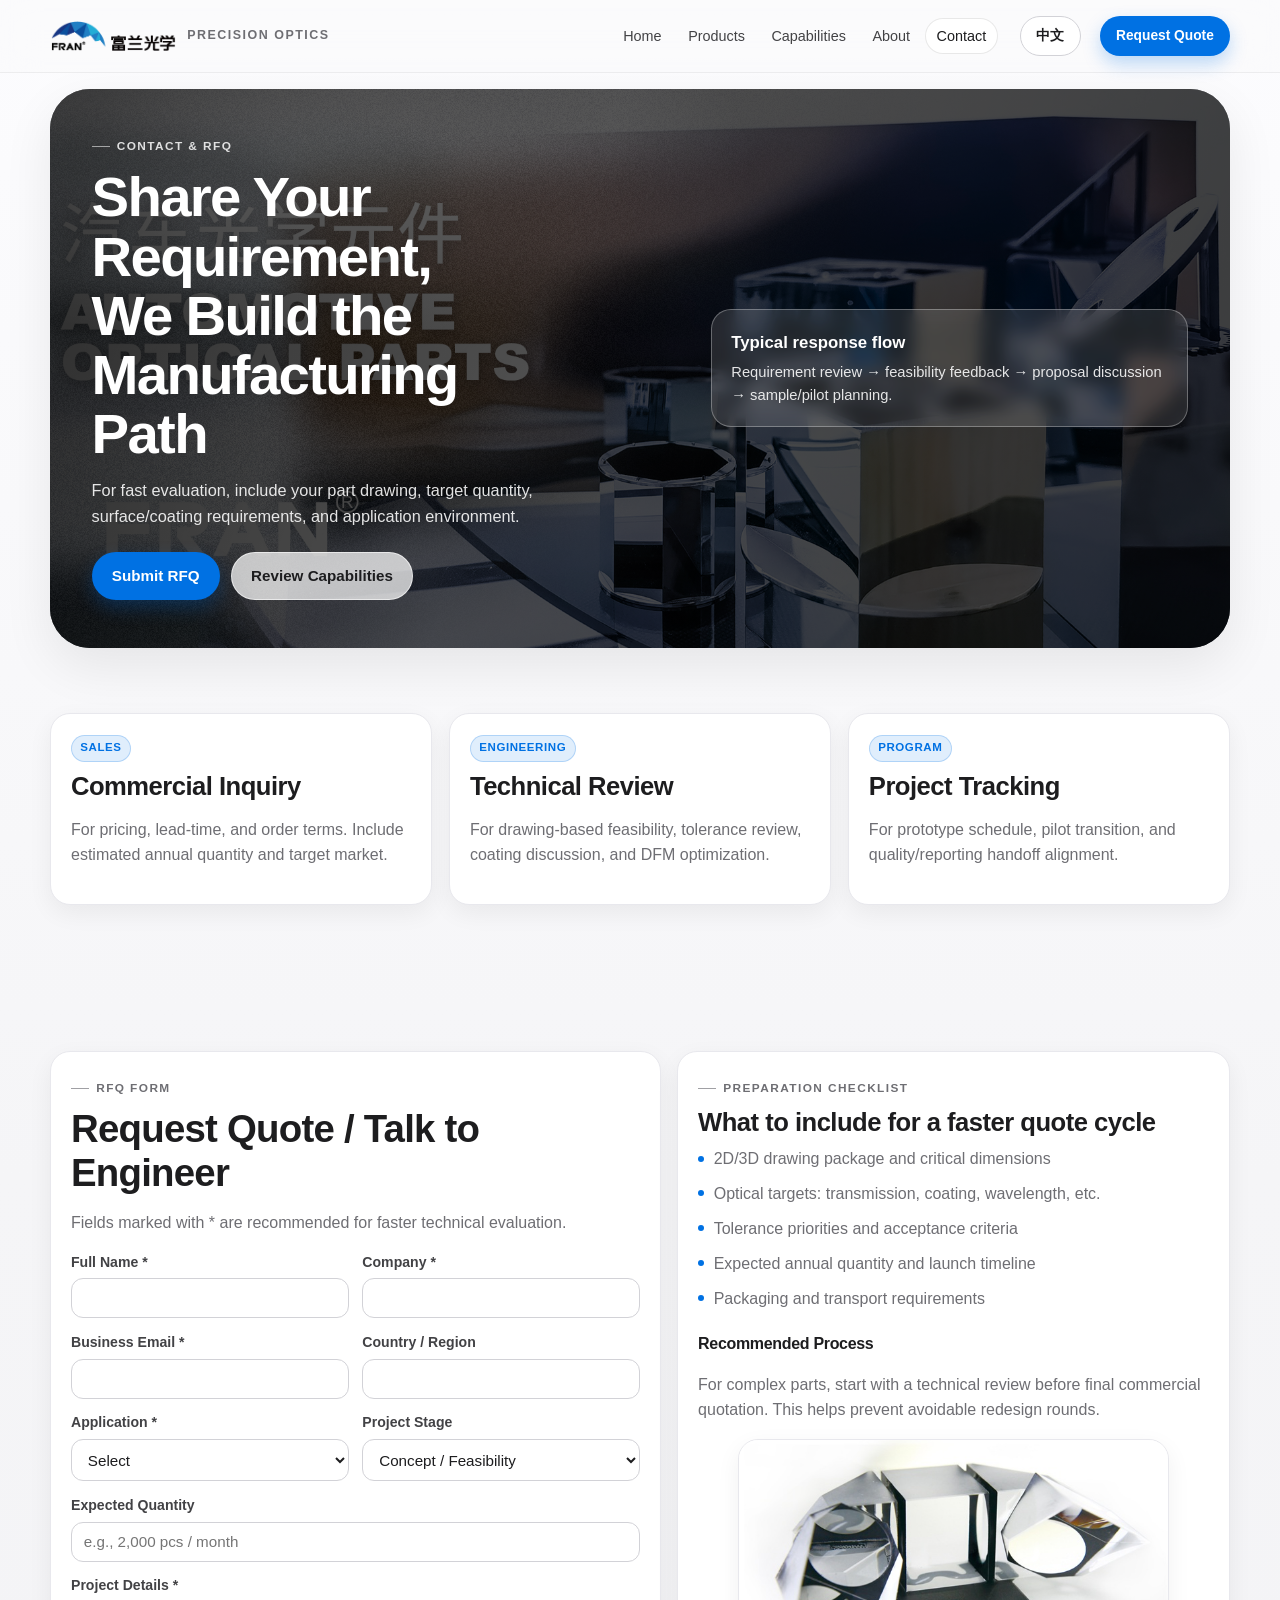
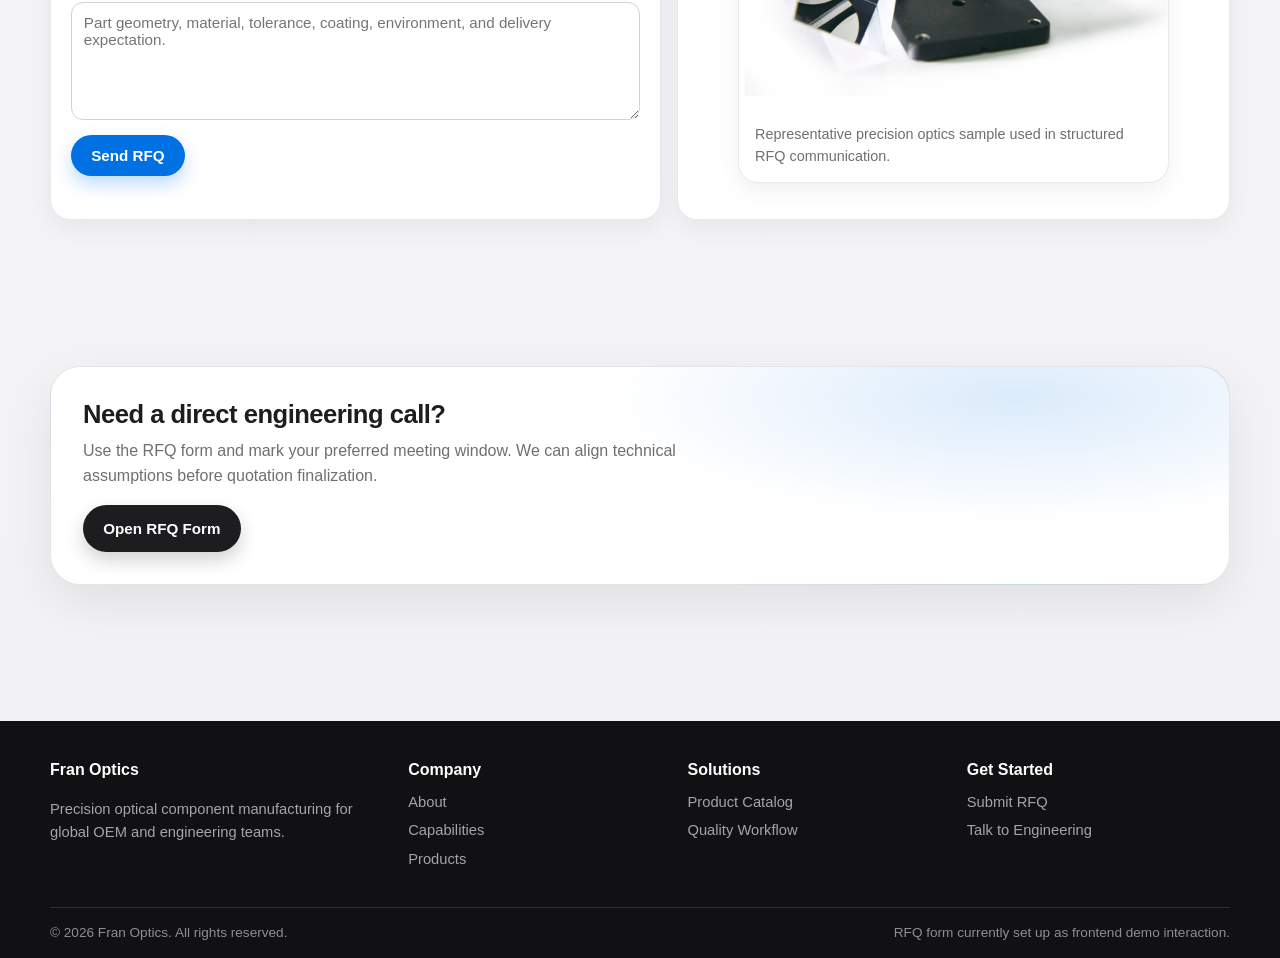
<file: web/site-redesign/contact.html>
<!doctype html>
<html lang="en">
<head>
  <meta charset="utf-8">
  <meta name="viewport" content="width=device-width, initial-scale=1">
  <title>Contact & RFQ | Fran Optics</title>
  <meta name="description" content="Send your RFQ to Fran Optics and discuss your optical component requirements with our engineering team.">
  <link rel="icon" href="assets/media/favicon.ico">
  <link rel="stylesheet" href="assets/css/styles.css">
</head>
<body>
  <div class="page-shell">
    <header class="site-header">
      <div class="container nav-wrap">
        <a href="index.html" class="brand" aria-label="Fran Optics home">
          <img src="assets/media/logo-fran.png" alt="Fran Optics" class="brand-logo">
          <span class="brand-mark">Precision Optics</span>
        </a>
        <button class="nav-toggle" aria-label="Open navigation" aria-expanded="false" aria-controls="site-nav">☰</button>
        <nav class="site-nav" id="site-nav">
          <a href="index.html" data-nav="home">Home</a>
          <a href="products.html" data-nav="products">Products</a>
          <a href="capabilities.html" data-nav="capabilities">Capabilities</a>
          <a href="about.html" data-nav="about">About</a>
          <a href="contact.html" data-nav="contact">Contact</a>
        </nav>
        <a href="zh/contact.html" class="btn btn-sm lang-switch" aria-label="Switch to Chinese">中文</a>
        <a href="contact.html" class="btn btn-sm btn-primary desktop-cta">Request Quote</a>
      </div>
    </header>

    <main>
      <section class="hero">
        <div class="container">
          <div class="hero-block" style="min-height:420px">
            <img src="assets/media/hero-optics.jpg" alt="Optical component close-up" class="hero-media" style="object-position: 74% center">
            <div class="hero-overlay"></div>
            <div class="hero-panel reveal">
              <span class="eyebrow">Contact & RFQ</span>
              <h1>Share Your Requirement, We Build the Manufacturing Path</h1>
              <p>For fast evaluation, include your part drawing, target quantity, surface/coating requirements, and application environment.</p>
              <div class="hero-actions">
                <a href="#rfq" class="btn btn-md btn-primary">Submit RFQ</a>
                <a href="capabilities.html" class="btn btn-md btn-ghost">Review Capabilities</a>
              </div>
            </div>
            <div class="hero-aside reveal" data-stagger="1">
              <div class="hero-card">
                <h3>Typical response flow</h3>
                <p>Requirement review → feasibility feedback → proposal discussion → sample/pilot planning.</p>
              </div>
            </div>
          </div>
        </div>
      </section>

      <section class="section section-tight">
        <div class="container cards-grid grid-3">
          <article class="panel reveal">
            <span class="tag">Sales</span>
            <h3>Commercial Inquiry</h3>
            <p>For pricing, lead-time, and order terms. Include estimated annual quantity and target market.</p>
          </article>
          <article class="panel reveal" data-stagger="1">
            <span class="tag">Engineering</span>
            <h3>Technical Review</h3>
            <p>For drawing-based feasibility, tolerance review, coating discussion, and DFM optimization.</p>
          </article>
          <article class="panel reveal" data-stagger="2">
            <span class="tag">Program</span>
            <h3>Project Tracking</h3>
            <p>For prototype schedule, pilot transition, and quality/reporting handoff alignment.</p>
          </article>
        </div>
      </section>

      <section class="section" id="rfq">
        <div class="container split">
          <form class="panel reveal" data-rfq-form>
            <span class="eyebrow">RFQ Form</span>
            <h2>Request Quote / Talk to Engineer</h2>
            <p class="section-copy">Fields marked with * are recommended for faster technical evaluation.</p>

            <div class="form-grid">
              <div class="field">
                <label for="name">Full Name *</label>
                <input id="name" name="name" type="text" required>
              </div>
              <div class="field">
                <label for="company">Company *</label>
                <input id="company" name="company" type="text" required>
              </div>
              <div class="field">
                <label for="email">Business Email *</label>
                <input id="email" name="email" type="email" required>
              </div>
              <div class="field">
                <label for="country">Country / Region</label>
                <input id="country" name="country" type="text">
              </div>
              <div class="field">
                <label for="application">Application *</label>
                <select id="application" name="application" required>
                  <option value="">Select</option>
                  <option>Security & Surveillance</option>
                  <option>Automotive Optics</option>
                  <option>AR/VR & Consumer</option>
                  <option>Medical Devices</option>
                  <option>Industrial / Smart Infrastructure</option>
                </select>
              </div>
              <div class="field">
                <label for="stage">Project Stage</label>
                <select id="stage" name="stage">
                  <option>Concept / Feasibility</option>
                  <option>Prototype</option>
                  <option>Pilot</option>
                  <option>Mass Production</option>
                </select>
              </div>
              <div class="field full">
                <label for="quantity">Expected Quantity</label>
                <input id="quantity" name="quantity" type="text" placeholder="e.g., 2,000 pcs / month">
              </div>
              <div class="field full">
                <label for="message">Project Details *</label>
                <textarea id="message" name="message" required placeholder="Part geometry, material, tolerance, coating, environment, and delivery expectation."></textarea>
              </div>
            </div>

            <button type="submit" class="btn btn-md btn-primary" style="margin-top:0.95rem">Send RFQ</button>
            <p class="notice" data-rfq-notice>RFQ submitted. In production deployment, this form should connect to your CRM or mailbox workflow.</p>
          </form>

          <div class="panel reveal" data-stagger="1">
            <span class="eyebrow">Preparation Checklist</span>
            <h3>What to include for a faster quote cycle</h3>
            <ul class="clean-list">
              <li>2D/3D drawing package and critical dimensions</li>
              <li>Optical targets: transmission, coating, wavelength, etc.</li>
              <li>Tolerance priorities and acceptance criteria</li>
              <li>Expected annual quantity and launch timeline</li>
              <li>Packaging and transport requirements</li>
            </ul>
            <h4 style="margin-top:1.3rem">Recommended Process</h4>
            <p>For complex parts, start with a technical review before final commercial quotation. This helps prevent avoidable redesign rounds.</p>
            <figure class="figure" style="margin-top:0.8rem">
              <img src="assets/media/product-medical-prism.jpg" alt="Precision optical sample">
              <figcaption>Representative precision optics sample used in structured RFQ communication.</figcaption>
            </figure>
          </div>
        </div>
      </section>

      <section class="section section-tight">
        <div class="container">
          <div class="cta-band reveal">
            <h3>Need a direct engineering call?</h3>
            <p>Use the RFQ form and mark your preferred meeting window. We can align technical assumptions before quotation finalization.</p>
            <a href="#rfq" class="btn btn-md btn-secondary">Open RFQ Form</a>
          </div>
        </div>
      </section>
    </main>

    <footer class="footer">
      <div class="container footer-grid">
        <div>
          <h4>Fran Optics</h4>
          <p>Precision optical component manufacturing for global OEM and engineering teams.</p>
        </div>
        <div>
          <h4>Company</h4>
          <ul>
            <li><a href="about.html">About</a></li>
            <li><a href="capabilities.html">Capabilities</a></li>
            <li><a href="products.html">Products</a></li>
          </ul>
        </div>
        <div>
          <h4>Solutions</h4>
          <ul>
            <li><a href="products.html">Product Catalog</a></li>
            <li><a href="capabilities.html#quality">Quality Workflow</a></li>
          </ul>
        </div>
        <div>
          <h4>Get Started</h4>
          <ul>
            <li><a href="#rfq">Submit RFQ</a></li>
            <li><a href="contact.html">Talk to Engineering</a></li>
          </ul>
        </div>
      </div>
      <div class="container footer-bottom">
        <span>© <span data-current-year></span> Fran Optics. All rights reserved.</span>
        <span>RFQ form currently set up as frontend demo interaction.</span>
      </div>
    </footer>
  </div>

  <script src="assets/js/main.js"></script>
</body>
</html>
</file>
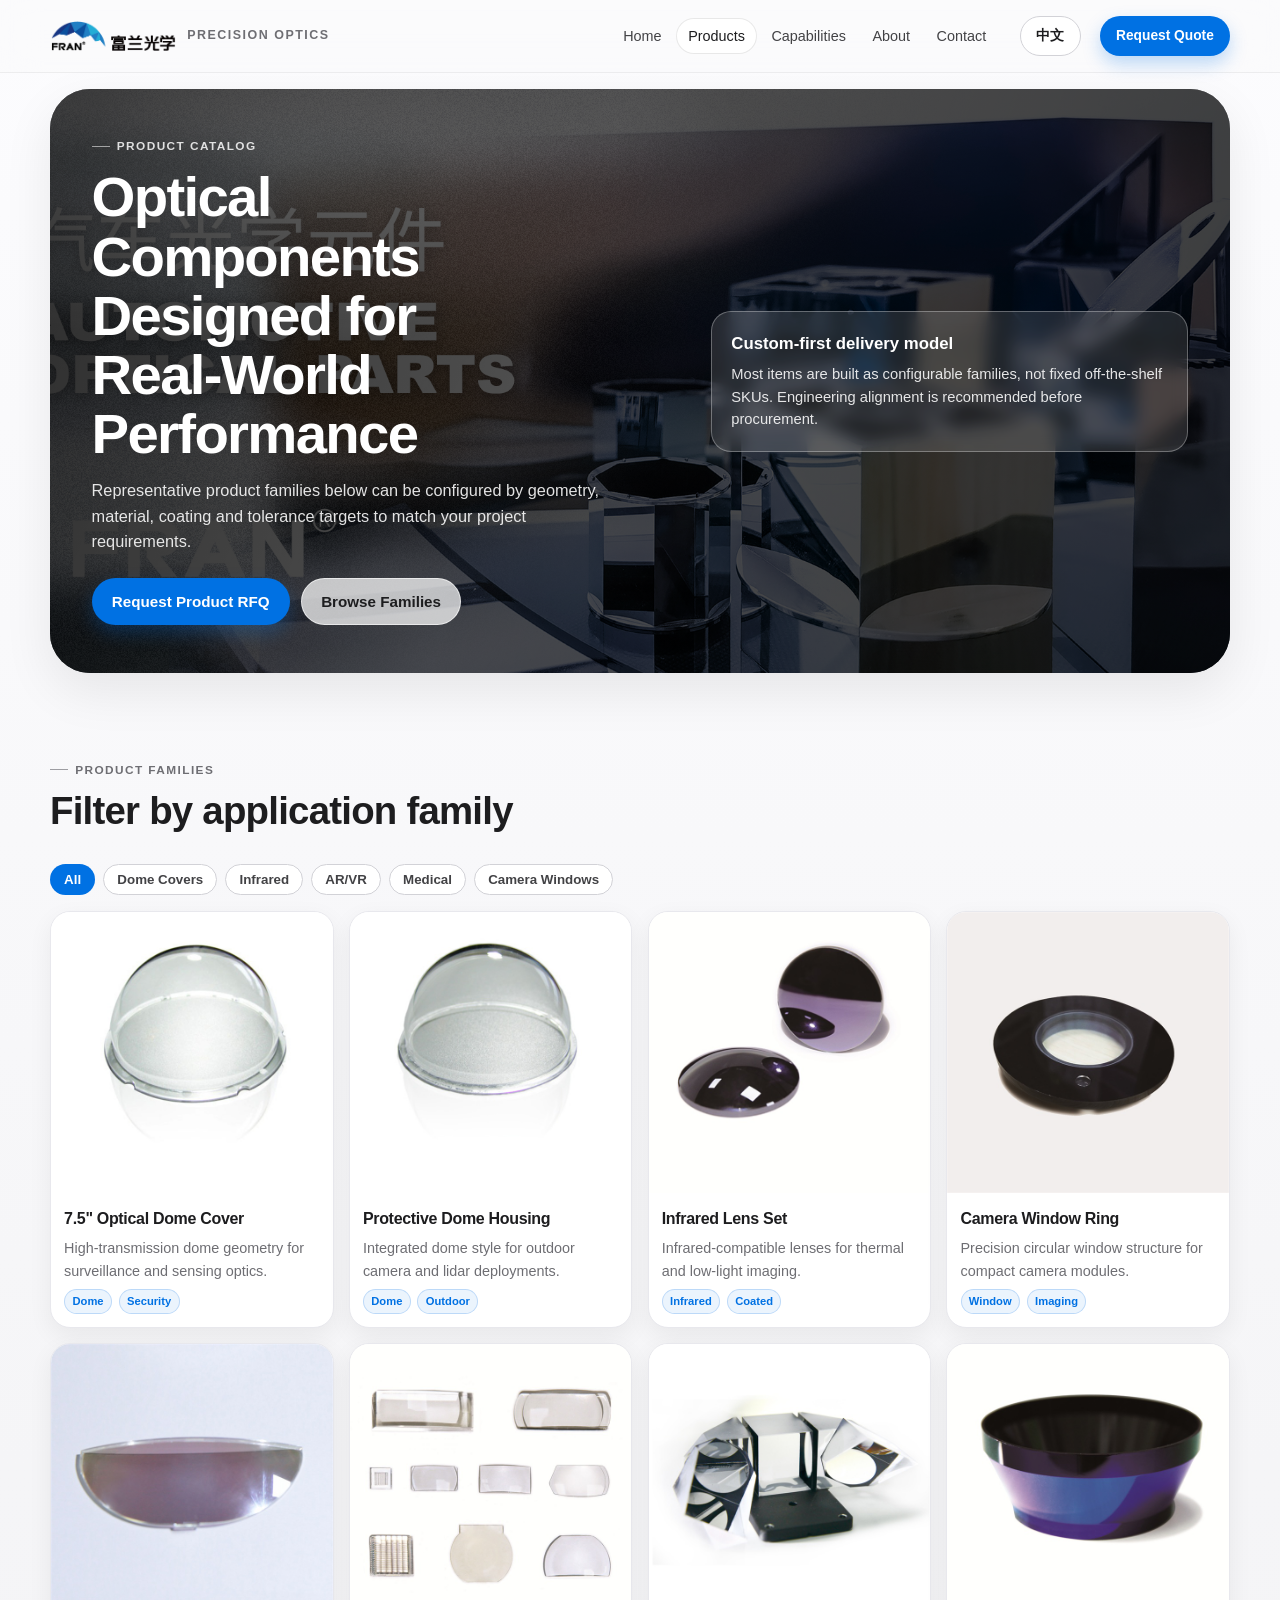
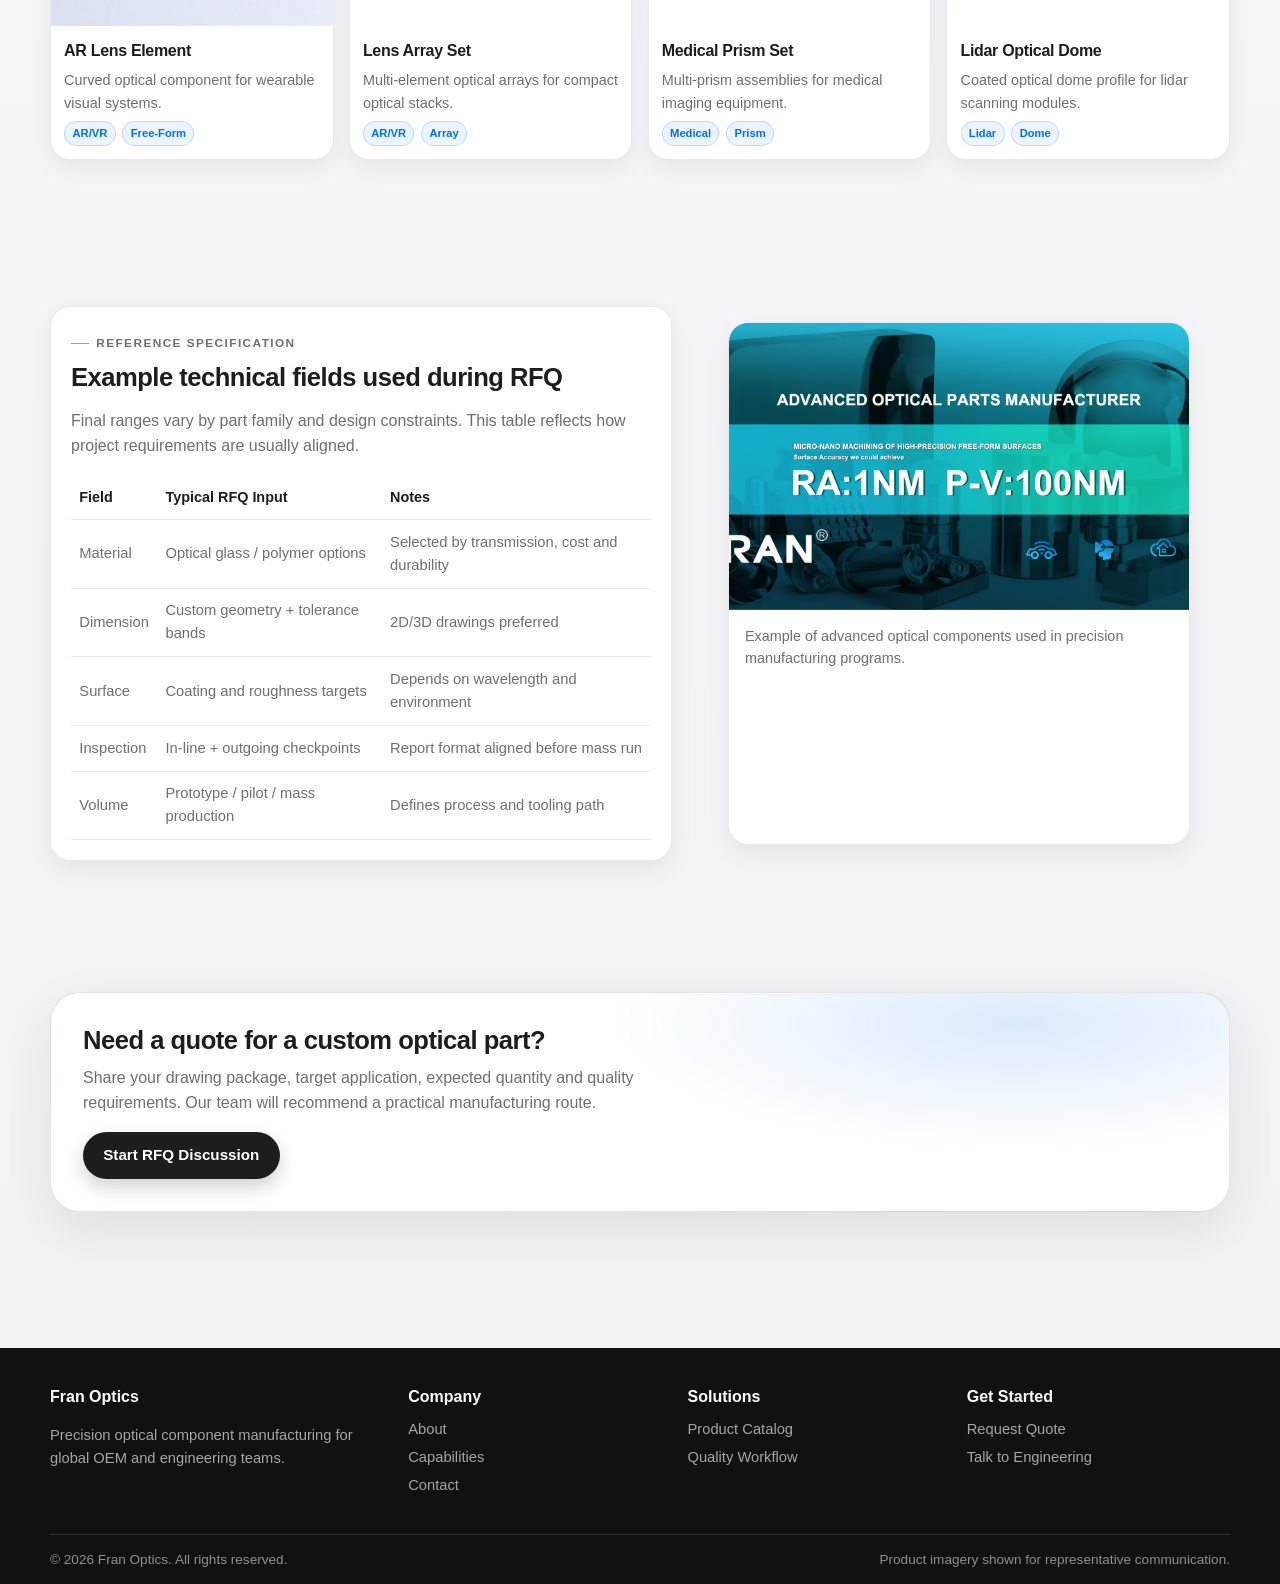
<file: web/site-redesign/products.html>
<!doctype html>
<html lang="en">
<head>
  <meta charset="utf-8">
  <meta name="viewport" content="width=device-width, initial-scale=1">
  <title>Products | Fran Optics</title>
  <meta name="description" content="Explore Fran Optics product families including dome covers, infrared lenses, AR optics and custom precision optical components.">
  <link rel="icon" href="assets/media/favicon.ico">
  <link rel="stylesheet" href="assets/css/styles.css">
</head>
<body>
  <div class="page-shell">
    <header class="site-header">
      <div class="container nav-wrap">
        <a href="index.html" class="brand" aria-label="Fran Optics home">
          <img src="assets/media/logo-fran.png" alt="Fran Optics" class="brand-logo">
          <span class="brand-mark">Precision Optics</span>
        </a>
        <button class="nav-toggle" aria-label="Open navigation" aria-expanded="false" aria-controls="site-nav">☰</button>
        <nav class="site-nav" id="site-nav">
          <a href="index.html" data-nav="home">Home</a>
          <a href="products.html" data-nav="products">Products</a>
          <a href="capabilities.html" data-nav="capabilities">Capabilities</a>
          <a href="about.html" data-nav="about">About</a>
          <a href="contact.html" data-nav="contact">Contact</a>
        </nav>
        <a href="zh/products.html" class="btn btn-sm lang-switch" aria-label="Switch to Chinese">中文</a>
        <a href="contact.html" class="btn btn-sm btn-primary desktop-cta">Request Quote</a>
      </div>
    </header>

    <main>
      <section class="hero">
        <div class="container">
          <div class="hero-block" style="min-height:440px">
            <img src="assets/media/hero-optics.jpg" alt="Precision optics" class="hero-media" style="object-position:72% center">
            <div class="hero-overlay"></div>
            <div class="hero-panel reveal">
              <span class="eyebrow">Product Catalog</span>
              <h1>Optical Components Designed for Real-World Performance</h1>
              <p>Representative product families below can be configured by geometry, material, coating and tolerance targets to match your project requirements.</p>
              <div class="hero-actions">
                <a href="contact.html" class="btn btn-md btn-primary">Request Product RFQ</a>
                <a href="#families" class="btn btn-md btn-ghost">Browse Families</a>
              </div>
            </div>
            <div class="hero-aside reveal" data-stagger="1">
              <div class="hero-card">
                <h3>Custom-first delivery model</h3>
                <p>Most items are built as configurable families, not fixed off-the-shelf SKUs. Engineering alignment is recommended before procurement.</p>
              </div>
            </div>
          </div>
        </div>
      </section>

      <section class="section" id="families">
        <div class="container">
          <div class="section-head reveal">
            <span class="eyebrow">Product Families</span>
            <h2>Filter by application family</h2>
          </div>

          <div class="filter-row reveal">
            <button class="filter-btn active" data-filter-btn="all" type="button">All</button>
            <button class="filter-btn" data-filter-btn="domes" type="button">Dome Covers</button>
            <button class="filter-btn" data-filter-btn="infrared" type="button">Infrared</button>
            <button class="filter-btn" data-filter-btn="arvr" type="button">AR/VR</button>
            <button class="filter-btn" data-filter-btn="medical" type="button">Medical</button>
            <button class="filter-btn" data-filter-btn="windows" type="button">Camera Windows</button>
          </div>

          <div class="product-grid">
            <article class="product-card reveal" data-family="domes">
              <img src="assets/media/product-dome-cover.jpg" alt="Optical dome cover">
              <div class="meta">
                <h4>7.5" Optical Dome Cover</h4>
                <p>High-transmission dome geometry for surveillance and sensing optics.</p>
                <div class="badge-row"><span class="badge">Dome</span><span class="badge">Security</span></div>
              </div>
            </article>
            <article class="product-card reveal" data-stagger="1" data-family="domes">
              <img src="assets/media/product-protective-dome.jpg" alt="Protective optical dome">
              <div class="meta">
                <h4>Protective Dome Housing</h4>
                <p>Integrated dome style for outdoor camera and lidar deployments.</p>
                <div class="badge-row"><span class="badge">Dome</span><span class="badge">Outdoor</span></div>
              </div>
            </article>
            <article class="product-card reveal" data-stagger="2" data-family="infrared">
              <img src="assets/media/product-infrared-lens.jpg" alt="Infrared optical lens">
              <div class="meta">
                <h4>Infrared Lens Set</h4>
                <p>Infrared-compatible lenses for thermal and low-light imaging.</p>
                <div class="badge-row"><span class="badge">Infrared</span><span class="badge">Coated</span></div>
              </div>
            </article>
            <article class="product-card reveal" data-stagger="3" data-family="windows">
              <img src="assets/media/product-camera-window.jpg" alt="Camera window component">
              <div class="meta">
                <h4>Camera Window Ring</h4>
                <p>Precision circular window structure for compact camera modules.</p>
                <div class="badge-row"><span class="badge">Window</span><span class="badge">Imaging</span></div>
              </div>
            </article>
            <article class="product-card reveal" data-family="arvr">
              <img src="assets/media/product-ar-waveguide.jpg" alt="AR optical component">
              <div class="meta">
                <h4>AR Lens Element</h4>
                <p>Curved optical component for wearable visual systems.</p>
                <div class="badge-row"><span class="badge">AR/VR</span><span class="badge">Free-Form</span></div>
              </div>
            </article>
            <article class="product-card reveal" data-stagger="1" data-family="arvr">
              <img src="assets/media/product-ar-lens-array.jpg" alt="Optical lens array">
              <div class="meta">
                <h4>Lens Array Set</h4>
                <p>Multi-element optical arrays for compact optical stacks.</p>
                <div class="badge-row"><span class="badge">AR/VR</span><span class="badge">Array</span></div>
              </div>
            </article>
            <article class="product-card reveal" data-stagger="2" data-family="medical">
              <img src="assets/media/product-medical-prism.jpg" alt="Medical prism optical part">
              <div class="meta">
                <h4>Medical Prism Set</h4>
                <p>Multi-prism assemblies for medical imaging equipment.</p>
                <div class="badge-row"><span class="badge">Medical</span><span class="badge">Prism</span></div>
              </div>
            </article>
            <article class="product-card reveal" data-stagger="3" data-family="domes">
              <img src="assets/media/product-lidar-dome.jpg" alt="Lidar optical dome">
              <div class="meta">
                <h4>Lidar Optical Dome</h4>
                <p>Coated optical dome profile for lidar scanning modules.</p>
                <div class="badge-row"><span class="badge">Lidar</span><span class="badge">Dome</span></div>
              </div>
            </article>
          </div>
        </div>
      </section>

      <section class="section section-tight">
        <div class="container split reverse">
          <div class="panel reveal">
            <span class="eyebrow">Reference Specification</span>
            <h3>Example technical fields used during RFQ</h3>
            <p>Final ranges vary by part family and design constraints. This table reflects how project requirements are usually aligned.</p>
            <div class="table-wrap">
              <table>
                <thead>
                  <tr><th>Field</th><th>Typical RFQ Input</th><th>Notes</th></tr>
                </thead>
                <tbody>
                  <tr><td>Material</td><td>Optical glass / polymer options</td><td>Selected by transmission, cost and durability</td></tr>
                  <tr><td>Dimension</td><td>Custom geometry + tolerance bands</td><td>2D/3D drawings preferred</td></tr>
                  <tr><td>Surface</td><td>Coating and roughness targets</td><td>Depends on wavelength and environment</td></tr>
                  <tr><td>Inspection</td><td>In-line + outgoing checkpoints</td><td>Report format aligned before mass run</td></tr>
                  <tr><td>Volume</td><td>Prototype / pilot / mass production</td><td>Defines process and tooling path</td></tr>
                </tbody>
              </table>
            </div>
          </div>
          <figure class="figure reveal" data-stagger="1">
            <img src="assets/media/hero-advanced.jpg" alt="Advanced optics manufacturing">
            <figcaption>Example of advanced optical components used in precision manufacturing programs.</figcaption>
          </figure>
        </div>
      </section>

      <section class="section section-tight">
        <div class="container">
          <div class="cta-band reveal">
            <h3>Need a quote for a custom optical part?</h3>
            <p>Share your drawing package, target application, expected quantity and quality requirements. Our team will recommend a practical manufacturing route.</p>
            <a class="btn btn-md btn-secondary" href="contact.html">Start RFQ Discussion</a>
          </div>
        </div>
      </section>
    </main>

    <footer class="footer">
      <div class="container footer-grid">
        <div>
          <h4>Fran Optics</h4>
          <p>Precision optical component manufacturing for global OEM and engineering teams.</p>
        </div>
        <div>
          <h4>Company</h4>
          <ul>
            <li><a href="about.html">About</a></li>
            <li><a href="capabilities.html">Capabilities</a></li>
            <li><a href="contact.html">Contact</a></li>
          </ul>
        </div>
        <div>
          <h4>Solutions</h4>
          <ul>
            <li><a href="products.html">Product Catalog</a></li>
            <li><a href="capabilities.html">Quality Workflow</a></li>
          </ul>
        </div>
        <div>
          <h4>Get Started</h4>
          <ul>
            <li><a href="contact.html">Request Quote</a></li>
            <li><a href="contact.html">Talk to Engineering</a></li>
          </ul>
        </div>
      </div>
      <div class="container footer-bottom">
        <span>© <span data-current-year></span> Fran Optics. All rights reserved.</span>
        <span>Product imagery shown for representative communication.</span>
      </div>
    </footer>
  </div>

  <script src="assets/js/main.js"></script>
</body>
</html>
</file>
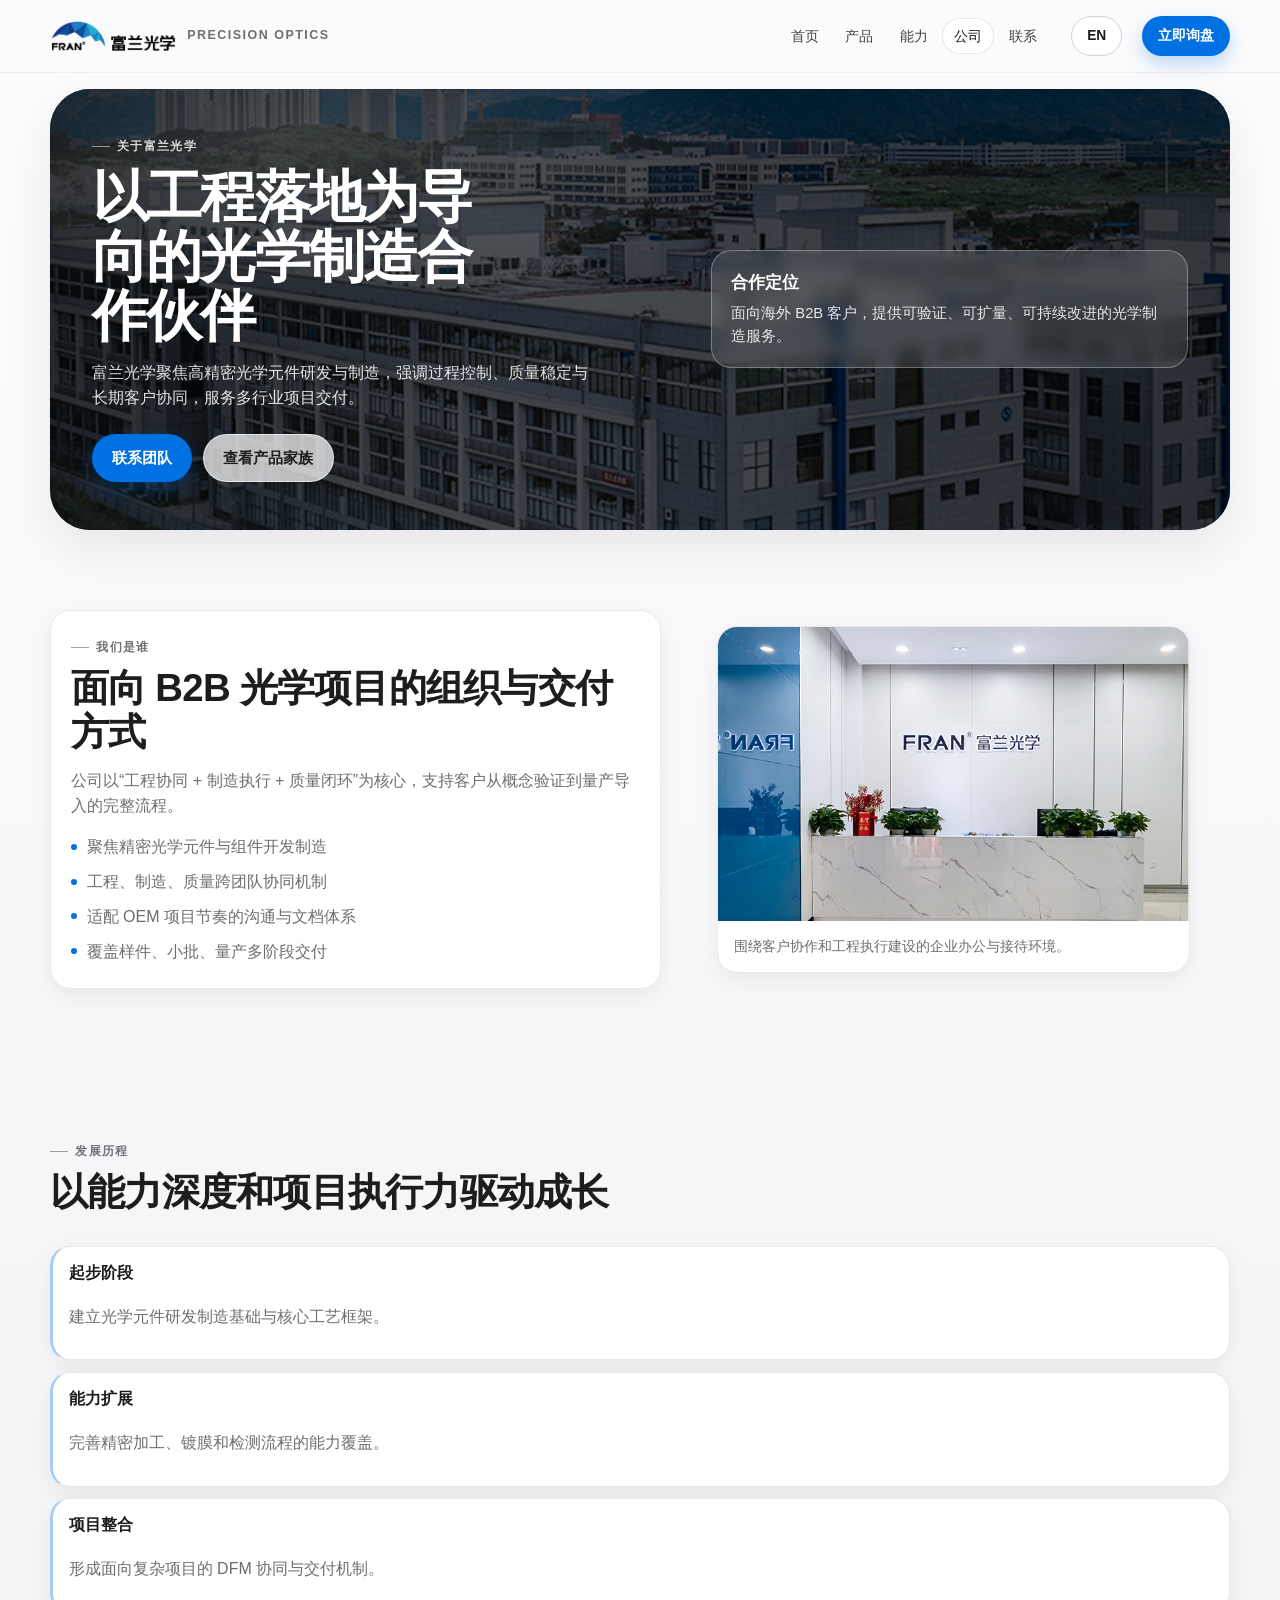
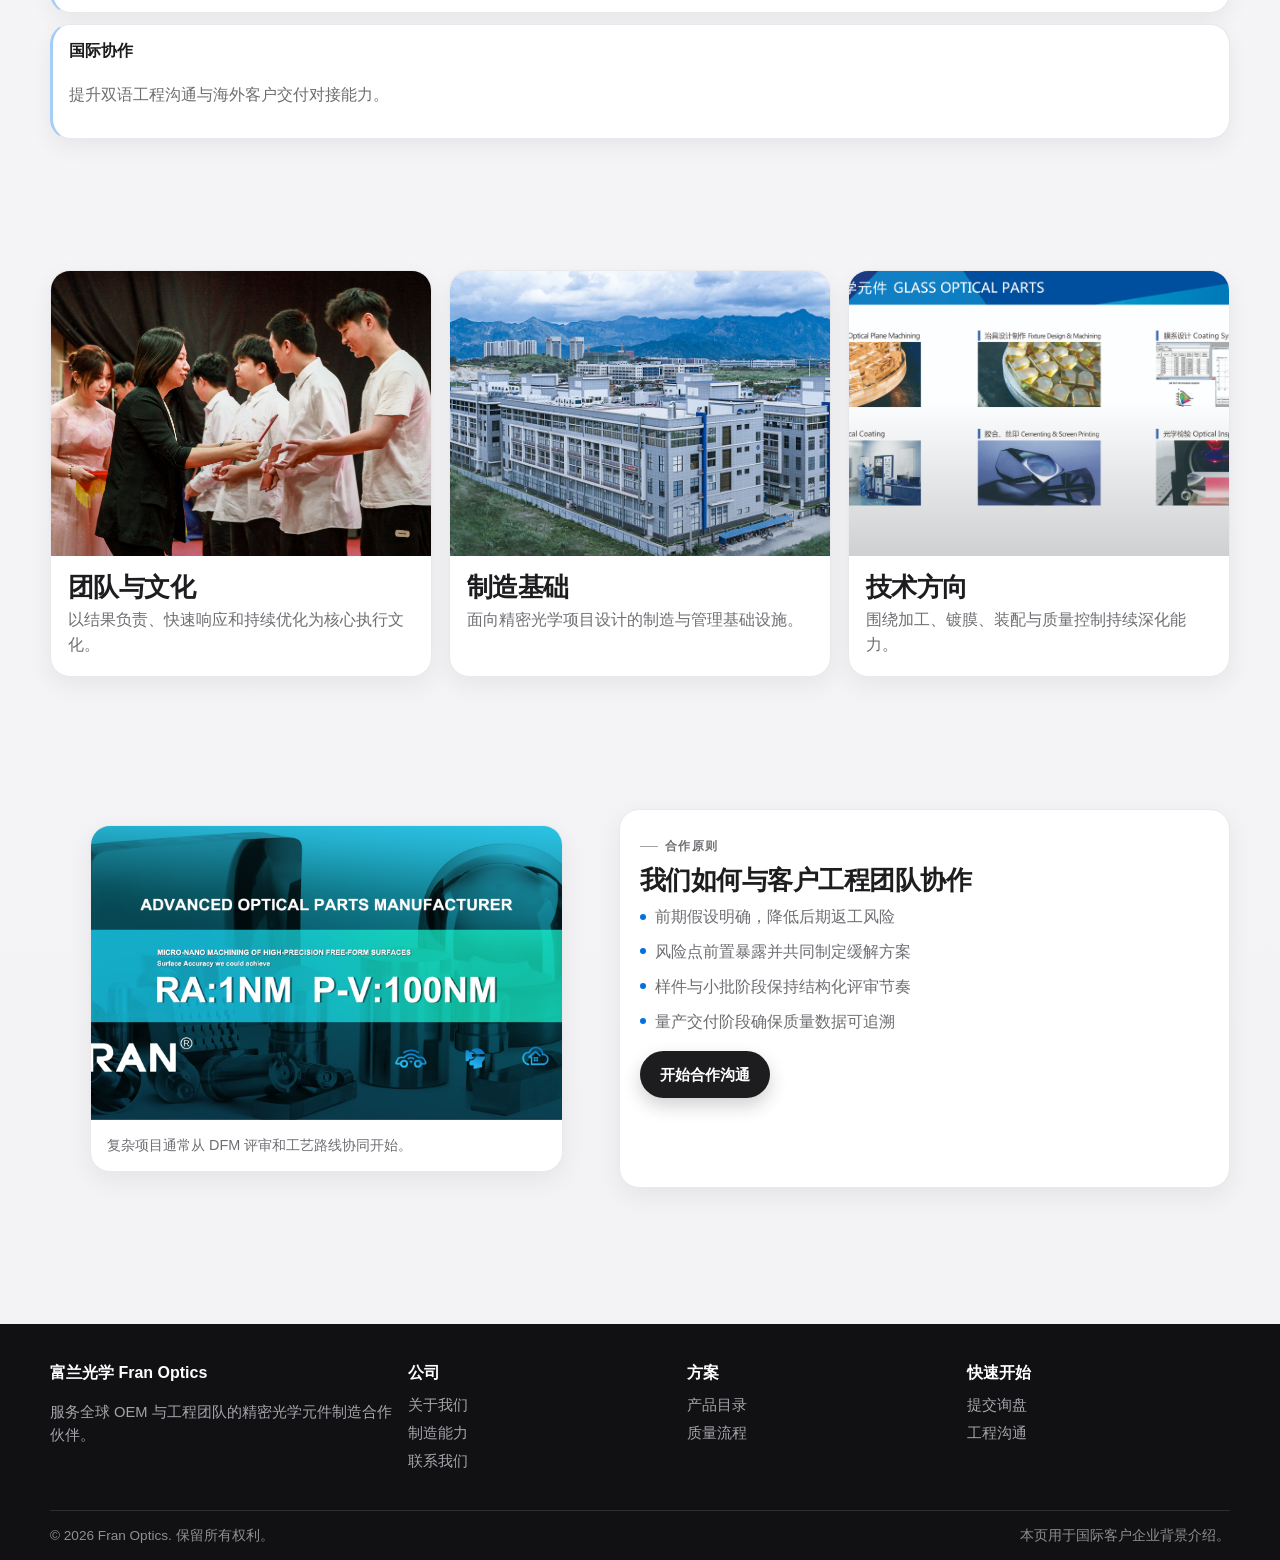
<file: web/site-redesign/zh/about.html>
<!doctype html>
<html lang="zh-CN">
<head>
  <meta charset="utf-8">
  <meta name="viewport" content="width=device-width, initial-scale=1">
  <title>关于我们 | 富兰光学</title>
  <meta name="description" content="了解富兰光学的制造定位、工程协作方式与国际化项目交付能力。">
  <link rel="icon" href="../assets/media/favicon.ico">
  <link rel="stylesheet" href="../assets/css/styles.css">
</head>
<body>
  <div class="page-shell">
    <header class="site-header">
      <div class="container nav-wrap">
        <a href="index.html" class="brand" aria-label="富兰光学首页">
          <img src="../assets/media/logo-fran.png" alt="Fran Optics" class="brand-logo">
          <span class="brand-mark">Precision Optics</span>
        </a>
        <button class="nav-toggle" aria-label="打开导航" aria-expanded="false" aria-controls="site-nav">☰</button>
        <nav class="site-nav" id="site-nav">
          <a href="index.html" data-nav="home">首页</a>
          <a href="products.html" data-nav="products">产品</a>
          <a href="capabilities.html" data-nav="capabilities">能力</a>
          <a href="about.html" data-nav="about">公司</a>
          <a href="contact.html" data-nav="contact">联系</a>
        </nav>
        <a href="../about.html" class="btn btn-sm lang-switch" aria-label="Switch to English">EN</a>
        <a href="contact.html" class="btn btn-sm btn-primary desktop-cta">立即询盘</a>
      </div>
    </header>

    <main>
      <section class="hero">
        <div class="container">
          <div class="hero-block" style="min-height:430px">
            <img src="../assets/media/about-campus.jpg" alt="富兰光学校园" class="hero-media" style="object-position:center center">
            <div class="hero-overlay"></div>
            <div class="hero-panel reveal">
              <span class="eyebrow">关于富兰光学</span>
              <h1>以工程落地为导向的光学制造合作伙伴</h1>
              <p>富兰光学聚焦高精密光学元件研发与制造，强调过程控制、质量稳定与长期客户协同，服务多行业项目交付。</p>
              <div class="hero-actions">
                <a href="contact.html" class="btn btn-md btn-primary">联系团队</a>
                <a href="products.html" class="btn btn-md btn-ghost">查看产品家族</a>
              </div>
            </div>
            <div class="hero-aside reveal" data-stagger="1">
              <div class="hero-card">
                <h3>合作定位</h3>
                <p>面向海外 B2B 客户，提供可验证、可扩量、可持续改进的光学制造服务。</p>
              </div>
            </div>
          </div>
        </div>
      </section>

      <section class="section">
        <div class="container split">
          <div class="panel reveal">
            <span class="eyebrow">我们是谁</span>
            <h2>面向 B2B 光学项目的组织与交付方式</h2>
            <p>公司以“工程协同 + 制造执行 + 质量闭环”为核心，支持客户从概念验证到量产导入的完整流程。</p>
            <ul class="clean-list">
              <li>聚焦精密光学元件与组件开发制造</li>
              <li>工程、制造、质量跨团队协同机制</li>
              <li>适配 OEM 项目节奏的沟通与文档体系</li>
              <li>覆盖样件、小批、量产多阶段交付</li>
            </ul>
          </div>
          <figure class="figure reveal" data-stagger="1">
            <img src="../assets/media/about-lobby.png" alt="富兰光学前台">
            <figcaption>围绕客户协作和工程执行建设的企业办公与接待环境。</figcaption>
          </figure>
        </div>
      </section>

      <section class="section section-tight">
        <div class="container">
          <div class="section-head reveal">
            <span class="eyebrow">发展历程</span>
            <h2>以能力深度和项目执行力驱动成长</h2>
          </div>
          <div class="timeline">
            <article class="reveal"><strong>起步阶段</strong><p>建立光学元件研发制造基础与核心工艺框架。</p></article>
            <article class="reveal" data-stagger="1"><strong>能力扩展</strong><p>完善精密加工、镀膜和检测流程的能力覆盖。</p></article>
            <article class="reveal" data-stagger="2"><strong>项目整合</strong><p>形成面向复杂项目的 DFM 协同与交付机制。</p></article>
            <article class="reveal" data-stagger="3"><strong>国际协作</strong><p>提升双语工程沟通与海外客户交付对接能力。</p></article>
          </div>
        </div>
      </section>

      <section class="section section-tight">
        <div class="container cards-grid grid-3">
          <article class="card reveal">
            <div class="card-media"><img src="../assets/media/team-culture.jpg" alt="团队文化"></div>
            <div class="card-body">
              <h3>团队与文化</h3>
              <p>以结果负责、快速响应和持续优化为核心执行文化。</p>
            </div>
          </article>
          <article class="card reveal" data-stagger="1">
            <div class="card-media"><img src="../assets/media/about-campus.jpg" alt="制造基地"></div>
            <div class="card-body">
              <h3>制造基础</h3>
              <p>面向精密光学项目设计的制造与管理基础设施。</p>
            </div>
          </article>
          <article class="card reveal" data-stagger="2">
            <div class="card-media"><img src="../assets/media/about-capabilities-board.jpg" alt="光学能力展示"></div>
            <div class="card-body">
              <h3>技术方向</h3>
              <p>围绕加工、镀膜、装配与质量控制持续深化能力。</p>
            </div>
          </article>
        </div>
      </section>

      <section class="section section-tight">
        <div class="container split reverse">
          <figure class="figure reveal">
            <img src="../assets/media/hero-advanced.jpg" alt="先进光学项目">
            <figcaption>复杂项目通常从 DFM 评审和工艺路线协同开始。</figcaption>
          </figure>
          <div class="panel reveal" data-stagger="1">
            <span class="eyebrow">合作原则</span>
            <h3>我们如何与客户工程团队协作</h3>
            <ul class="clean-list">
              <li>前期假设明确，降低后期返工风险</li>
              <li>风险点前置暴露并共同制定缓解方案</li>
              <li>样件与小批阶段保持结构化评审节奏</li>
              <li>量产交付阶段确保质量数据可追溯</li>
            </ul>
            <p style="margin-top:1rem"><a href="contact.html" class="btn btn-md btn-secondary">开始合作沟通</a></p>
          </div>
        </div>
      </section>
    </main>

    <footer class="footer">
      <div class="container footer-grid">
        <div>
          <h4>富兰光学 Fran Optics</h4>
          <p>服务全球 OEM 与工程团队的精密光学元件制造合作伙伴。</p>
        </div>
        <div>
          <h4>公司</h4>
          <ul>
            <li><a href="about.html">关于我们</a></li>
            <li><a href="capabilities.html">制造能力</a></li>
            <li><a href="contact.html">联系我们</a></li>
          </ul>
        </div>
        <div>
          <h4>方案</h4>
          <ul>
            <li><a href="products.html">产品目录</a></li>
            <li><a href="capabilities.html#quality">质量流程</a></li>
          </ul>
        </div>
        <div>
          <h4>快速开始</h4>
          <ul>
            <li><a href="contact.html">提交询盘</a></li>
            <li><a href="contact.html">工程沟通</a></li>
          </ul>
        </div>
      </div>
      <div class="container footer-bottom">
        <span>© <span data-current-year></span> Fran Optics. 保留所有权利。</span>
        <span>本页用于国际客户企业背景介绍。</span>
      </div>
    </footer>
  </div>

  <script src="../assets/js/main.js"></script>
</body>
</html>
</file>
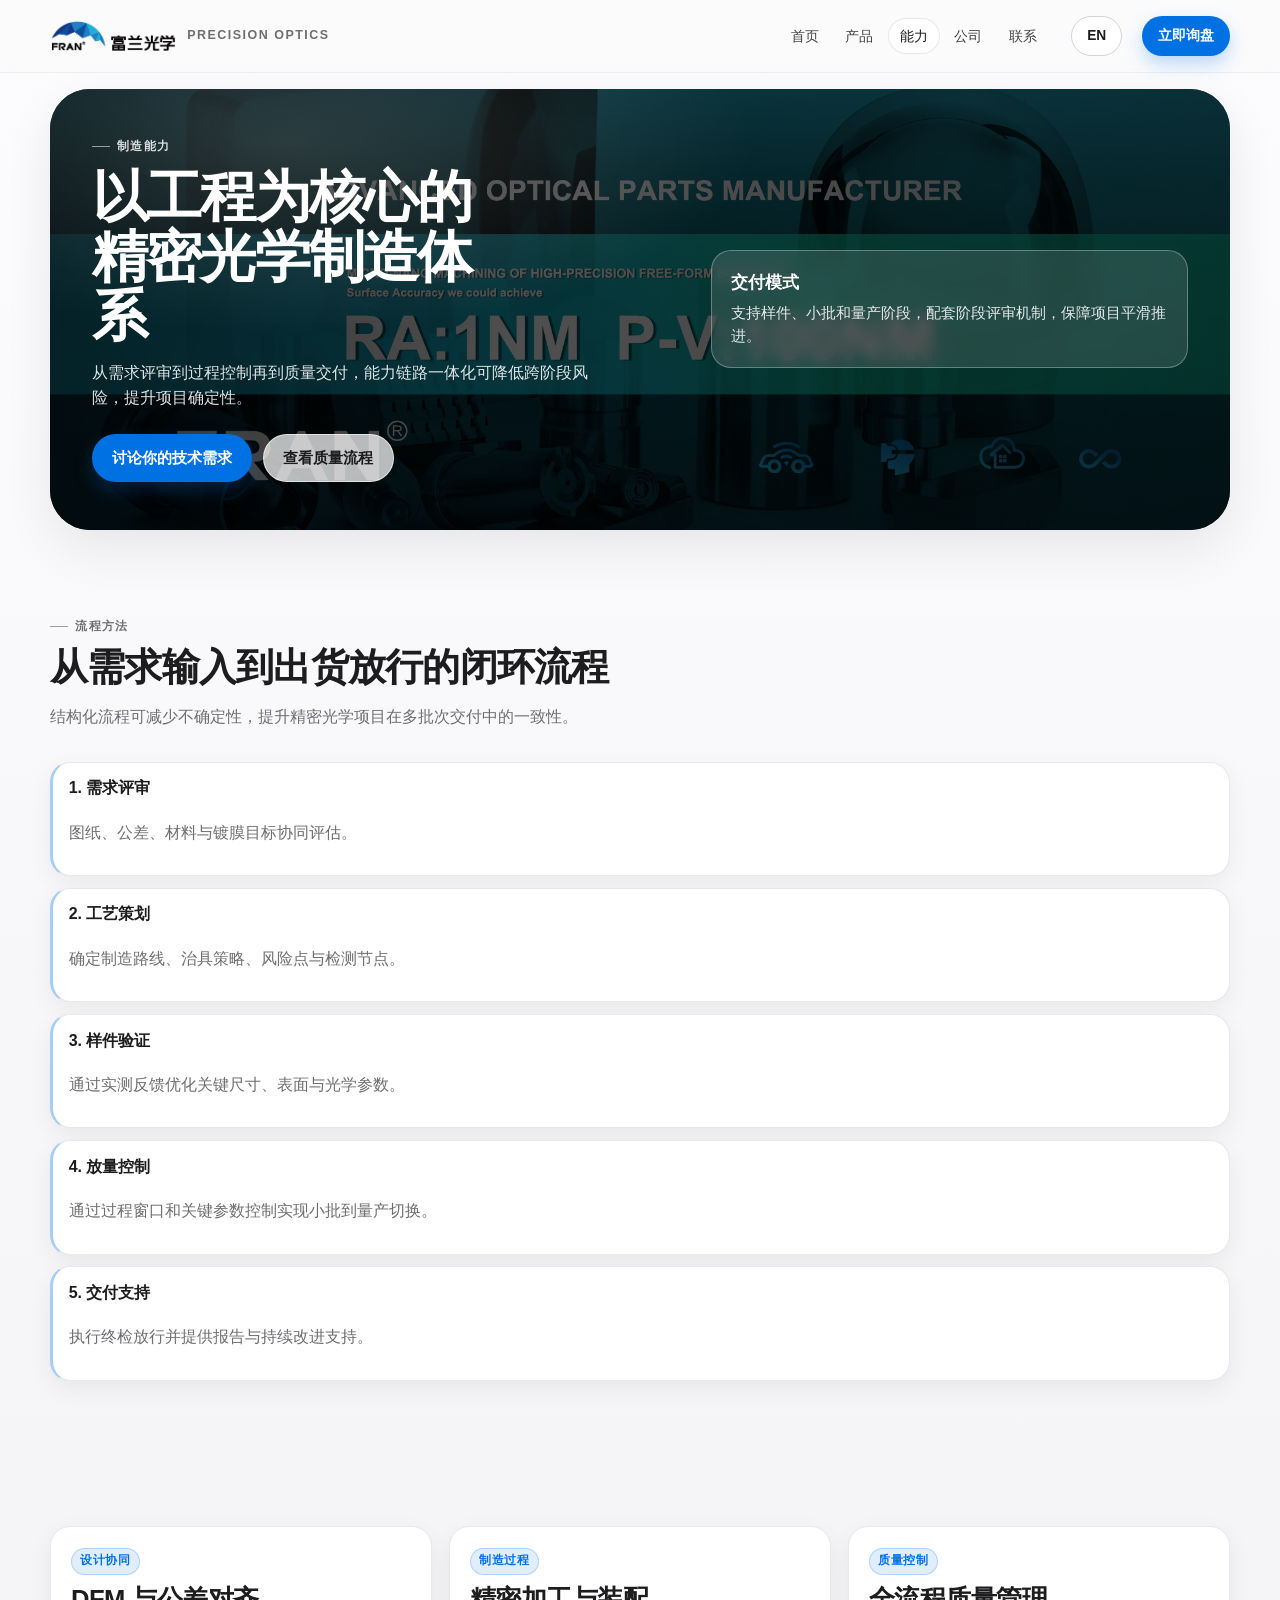
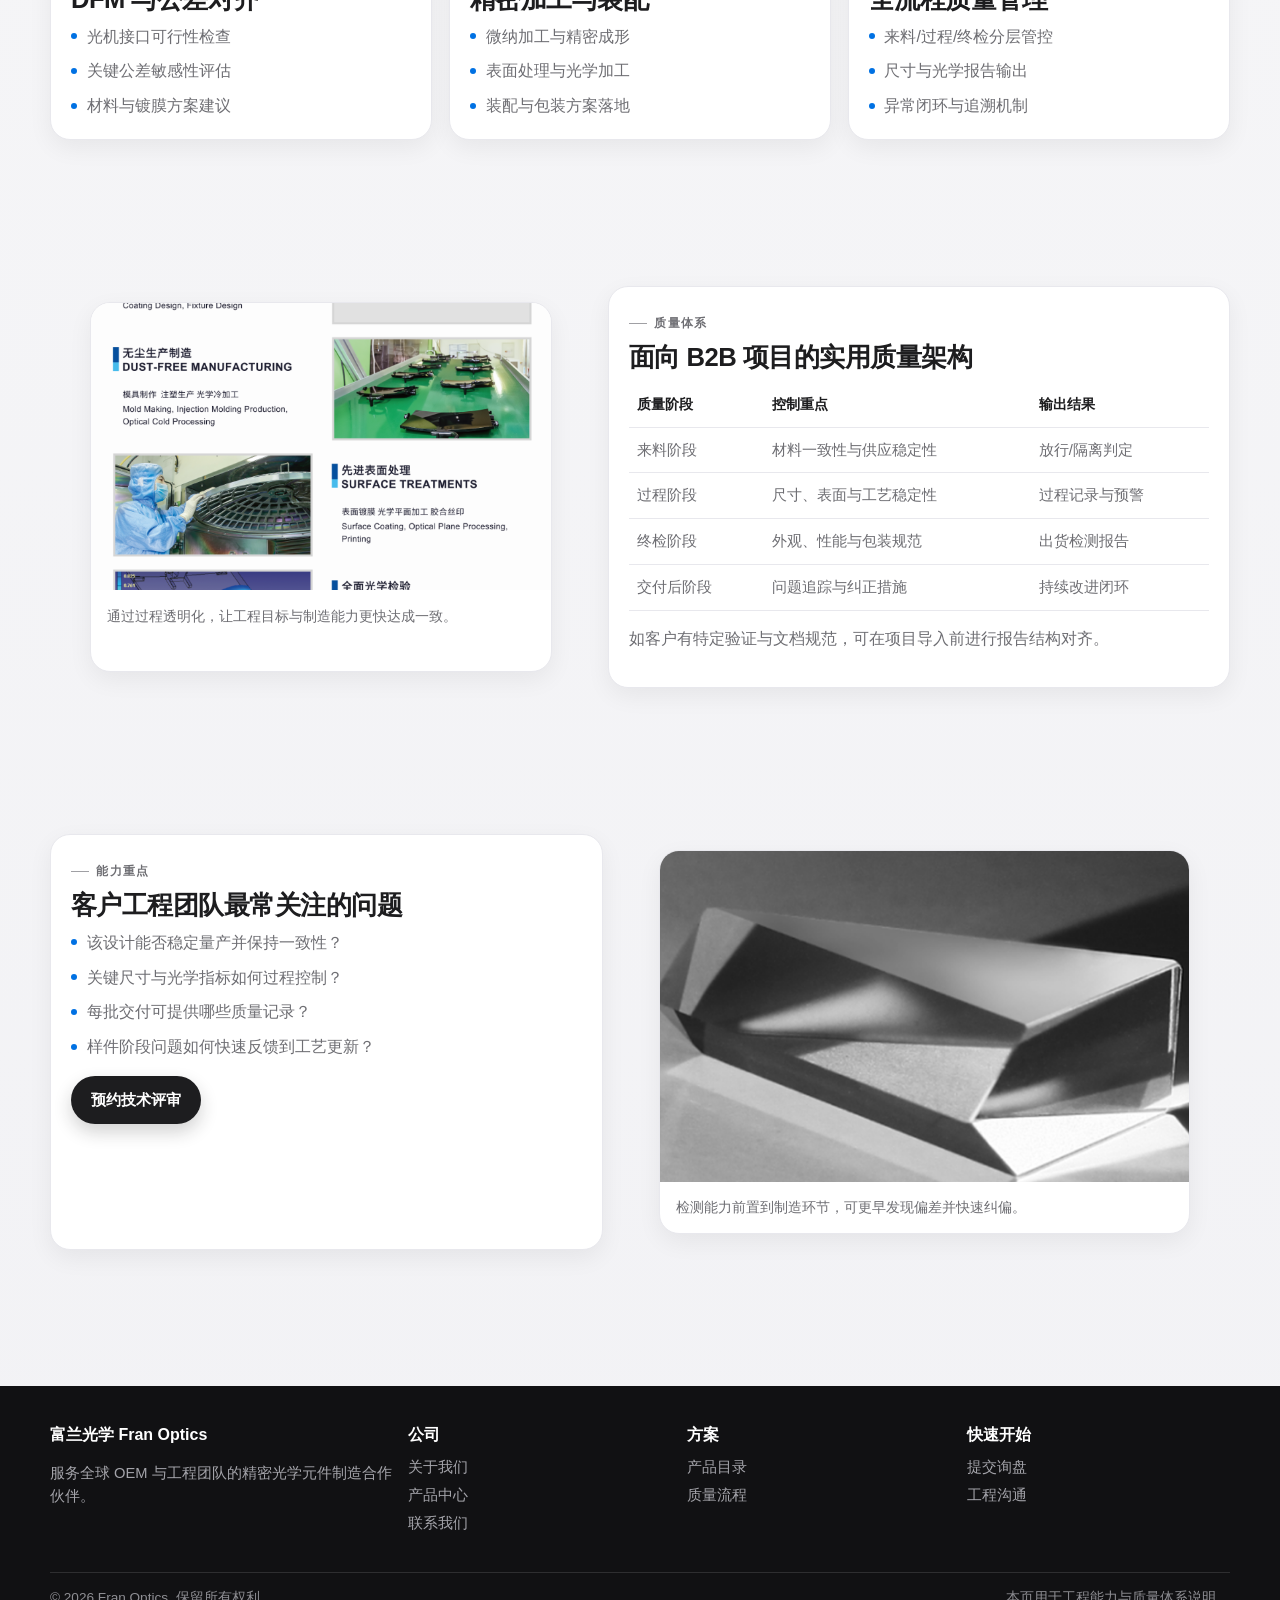
<file: web/site-redesign/zh/capabilities.html>
<!doctype html>
<html lang="zh-CN">
<head>
  <meta charset="utf-8">
  <meta name="viewport" content="width=device-width, initial-scale=1">
  <title>制造能力 | 富兰光学</title>
  <meta name="description" content="富兰光学具备微纳加工、镀膜、精密装配与质量检测等完整能力，支持从样件到量产的项目交付。">
  <link rel="icon" href="../assets/media/favicon.ico">
  <link rel="stylesheet" href="../assets/css/styles.css">
</head>
<body>
  <div class="page-shell">
    <header class="site-header">
      <div class="container nav-wrap">
        <a href="index.html" class="brand" aria-label="富兰光学首页">
          <img src="../assets/media/logo-fran.png" alt="Fran Optics" class="brand-logo">
          <span class="brand-mark">Precision Optics</span>
        </a>
        <button class="nav-toggle" aria-label="打开导航" aria-expanded="false" aria-controls="site-nav">☰</button>
        <nav class="site-nav" id="site-nav">
          <a href="index.html" data-nav="home">首页</a>
          <a href="products.html" data-nav="products">产品</a>
          <a href="capabilities.html" data-nav="capabilities">能力</a>
          <a href="about.html" data-nav="about">公司</a>
          <a href="contact.html" data-nav="contact">联系</a>
        </nav>
        <a href="../capabilities.html" class="btn btn-sm lang-switch" aria-label="Switch to English">EN</a>
        <a href="contact.html" class="btn btn-sm btn-primary desktop-cta">立即询盘</a>
      </div>
    </header>

    <main>
      <section class="hero">
        <div class="container">
          <div class="hero-block" style="min-height:430px">
            <img src="../assets/media/hero-advanced.jpg" alt="先进光学制造" class="hero-media" style="object-position:75% center">
            <div class="hero-overlay"></div>
            <div class="hero-panel reveal">
              <span class="eyebrow">制造能力</span>
              <h1>以工程为核心的精密光学制造体系</h1>
              <p>从需求评审到过程控制再到质量交付，能力链路一体化可降低跨阶段风险，提升项目确定性。</p>
              <div class="hero-actions">
                <a href="contact.html" class="btn btn-md btn-primary">讨论你的技术需求</a>
                <a href="#quality" class="btn btn-md btn-ghost">查看质量流程</a>
              </div>
            </div>
            <div class="hero-aside reveal" data-stagger="1">
              <div class="hero-card">
                <h3>交付模式</h3>
                <p>支持样件、小批和量产阶段，配套阶段评审机制，保障项目平滑推进。</p>
              </div>
            </div>
          </div>
        </div>
      </section>

      <section class="section">
        <div class="container">
          <div class="section-head reveal">
            <span class="eyebrow">流程方法</span>
            <h2>从需求输入到出货放行的闭环流程</h2>
            <p class="section-copy">结构化流程可减少不确定性，提升精密光学项目在多批次交付中的一致性。</p>
          </div>

          <div class="timeline">
            <article class="reveal"><strong>1. 需求评审</strong><p>图纸、公差、材料与镀膜目标协同评估。</p></article>
            <article class="reveal" data-stagger="1"><strong>2. 工艺策划</strong><p>确定制造路线、治具策略、风险点与检测节点。</p></article>
            <article class="reveal" data-stagger="2"><strong>3. 样件验证</strong><p>通过实测反馈优化关键尺寸、表面与光学参数。</p></article>
            <article class="reveal" data-stagger="3"><strong>4. 放量控制</strong><p>通过过程窗口和关键参数控制实现小批到量产切换。</p></article>
            <article class="reveal" data-stagger="4"><strong>5. 交付支持</strong><p>执行终检放行并提供报告与持续改进支持。</p></article>
          </div>
        </div>
      </section>

      <section class="section section-tight">
        <div class="container cards-grid grid-3">
          <article class="panel reveal">
            <span class="tag">设计协同</span>
            <h3>DFM 与公差对齐</h3>
            <ul class="clean-list">
              <li>光机接口可行性检查</li>
              <li>关键公差敏感性评估</li>
              <li>材料与镀膜方案建议</li>
            </ul>
          </article>
          <article class="panel reveal" data-stagger="1">
            <span class="tag">制造过程</span>
            <h3>精密加工与装配</h3>
            <ul class="clean-list">
              <li>微纳加工与精密成形</li>
              <li>表面处理与光学加工</li>
              <li>装配与包装方案落地</li>
            </ul>
          </article>
          <article class="panel reveal" data-stagger="2">
            <span class="tag">质量控制</span>
            <h3>全流程质量管理</h3>
            <ul class="clean-list">
              <li>来料/过程/终检分层管控</li>
              <li>尺寸与光学报告输出</li>
              <li>异常闭环与追溯机制</li>
            </ul>
          </article>
        </div>
      </section>

      <section class="section" id="quality">
        <div class="container split">
          <figure class="figure reveal">
            <img src="../assets/media/capability-process.png" alt="流程图">
            <figcaption>通过过程透明化，让工程目标与制造能力更快达成一致。</figcaption>
          </figure>
          <div class="panel reveal" data-stagger="1">
            <span class="eyebrow">质量体系</span>
            <h3>面向 B2B 项目的实用质量架构</h3>
            <div class="table-wrap">
              <table>
                <thead>
                  <tr><th>质量阶段</th><th>控制重点</th><th>输出结果</th></tr>
                </thead>
                <tbody>
                  <tr><td>来料阶段</td><td>材料一致性与供应稳定性</td><td>放行/隔离判定</td></tr>
                  <tr><td>过程阶段</td><td>尺寸、表面与工艺稳定性</td><td>过程记录与预警</td></tr>
                  <tr><td>终检阶段</td><td>外观、性能与包装规范</td><td>出货检测报告</td></tr>
                  <tr><td>交付后阶段</td><td>问题追踪与纠正措施</td><td>持续改进闭环</td></tr>
                </tbody>
              </table>
            </div>
            <p style="margin-top:1rem">如客户有特定验证与文档规范，可在项目导入前进行报告结构对齐。</p>
          </div>
        </div>
      </section>

      <section class="section section-tight">
        <div class="container split reverse">
          <div class="panel reveal">
            <span class="eyebrow">能力重点</span>
            <h3>客户工程团队最常关注的问题</h3>
            <ul class="clean-list">
              <li>该设计能否稳定量产并保持一致性？</li>
              <li>关键尺寸与光学指标如何过程控制？</li>
              <li>每批交付可提供哪些质量记录？</li>
              <li>样件阶段问题如何快速反馈到工艺更新？</li>
            </ul>
            <p style="margin-top:1rem"><a class="btn btn-md btn-secondary" href="contact.html">预约技术评审</a></p>
          </div>
          <figure class="figure reveal" data-stagger="1">
            <img src="../assets/media/capability-inspection.png" alt="检测能力">
            <figcaption>检测能力前置到制造环节，可更早发现偏差并快速纠偏。</figcaption>
          </figure>
        </div>
      </section>
    </main>

    <footer class="footer">
      <div class="container footer-grid">
        <div>
          <h4>富兰光学 Fran Optics</h4>
          <p>服务全球 OEM 与工程团队的精密光学元件制造合作伙伴。</p>
        </div>
        <div>
          <h4>公司</h4>
          <ul>
            <li><a href="about.html">关于我们</a></li>
            <li><a href="products.html">产品中心</a></li>
            <li><a href="contact.html">联系我们</a></li>
          </ul>
        </div>
        <div>
          <h4>方案</h4>
          <ul>
            <li><a href="products.html">产品目录</a></li>
            <li><a href="capabilities.html#quality">质量流程</a></li>
          </ul>
        </div>
        <div>
          <h4>快速开始</h4>
          <ul>
            <li><a href="contact.html">提交询盘</a></li>
            <li><a href="contact.html">工程沟通</a></li>
          </ul>
        </div>
      </div>
      <div class="container footer-bottom">
        <span>© <span data-current-year></span> Fran Optics. 保留所有权利。</span>
        <span>本页用于工程能力与质量体系说明。</span>
      </div>
    </footer>
  </div>

  <script src="../assets/js/main.js"></script>
</body>
</html>
</file>
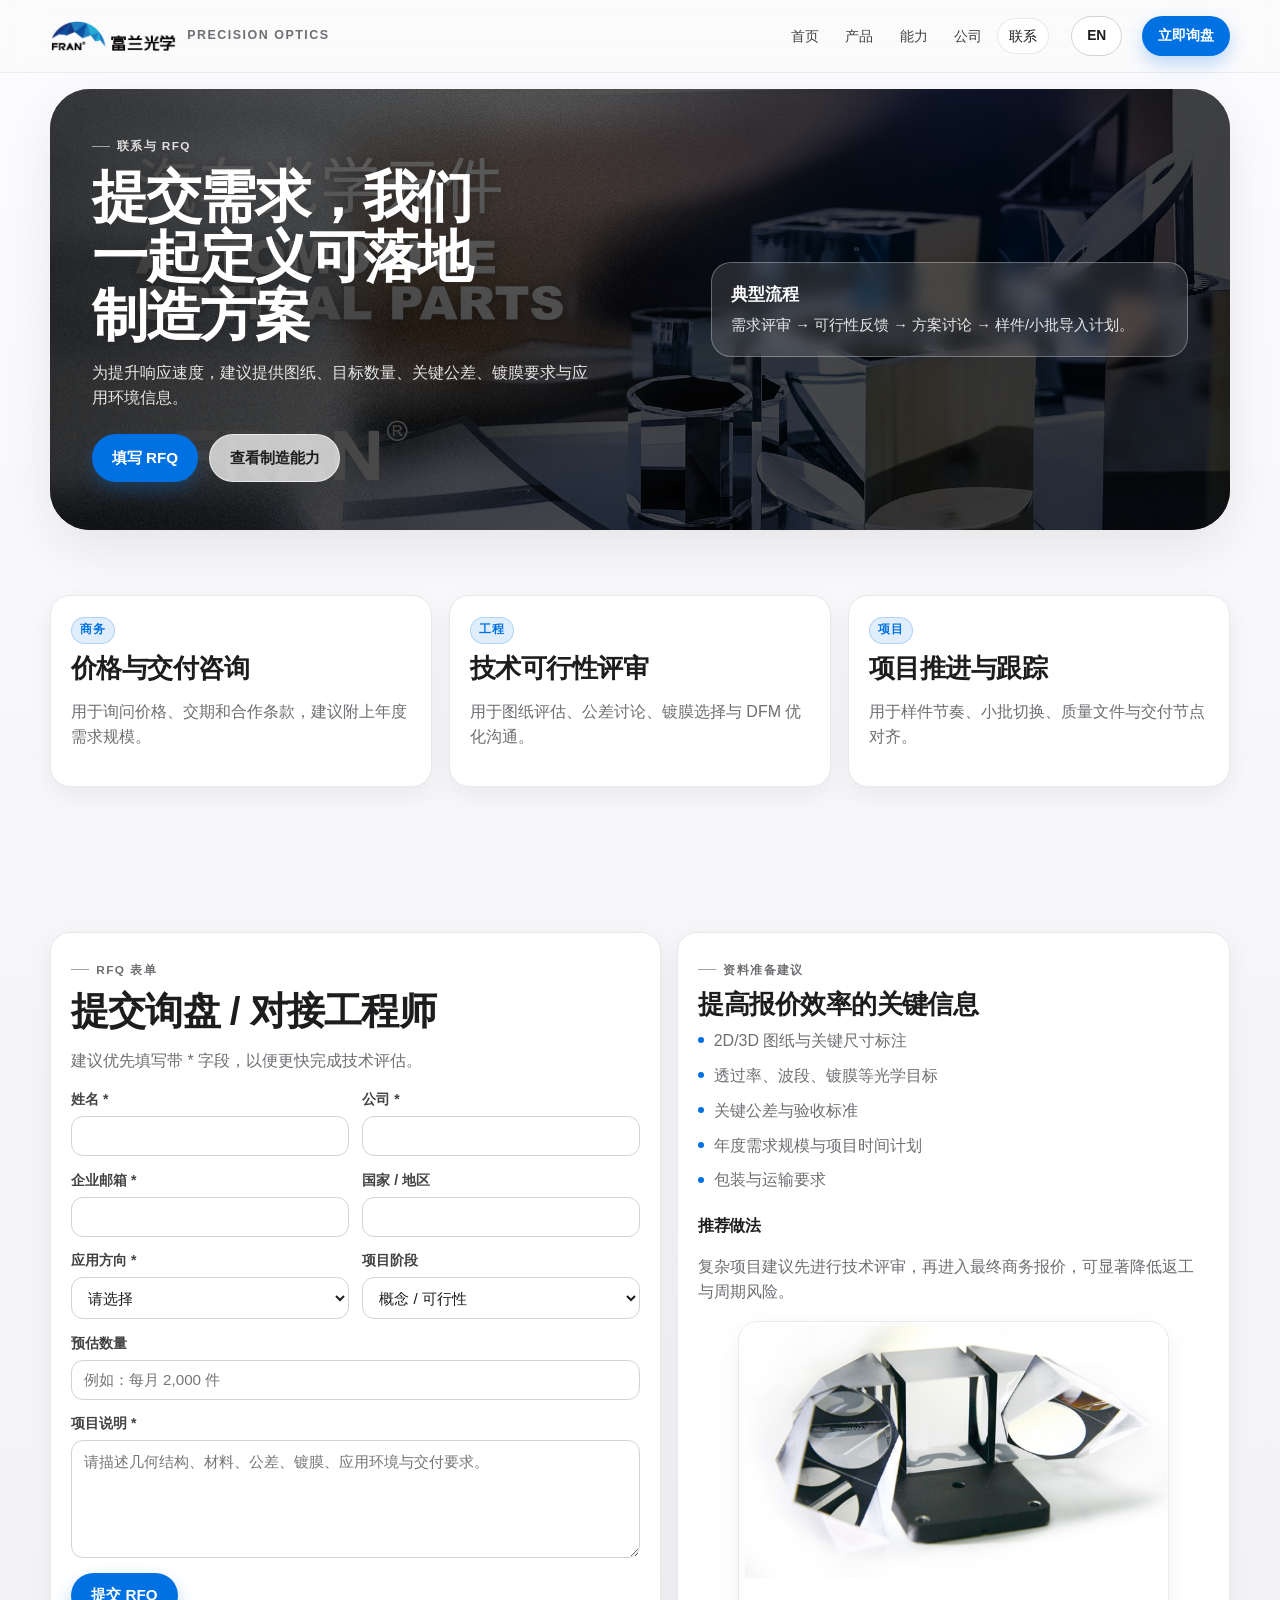
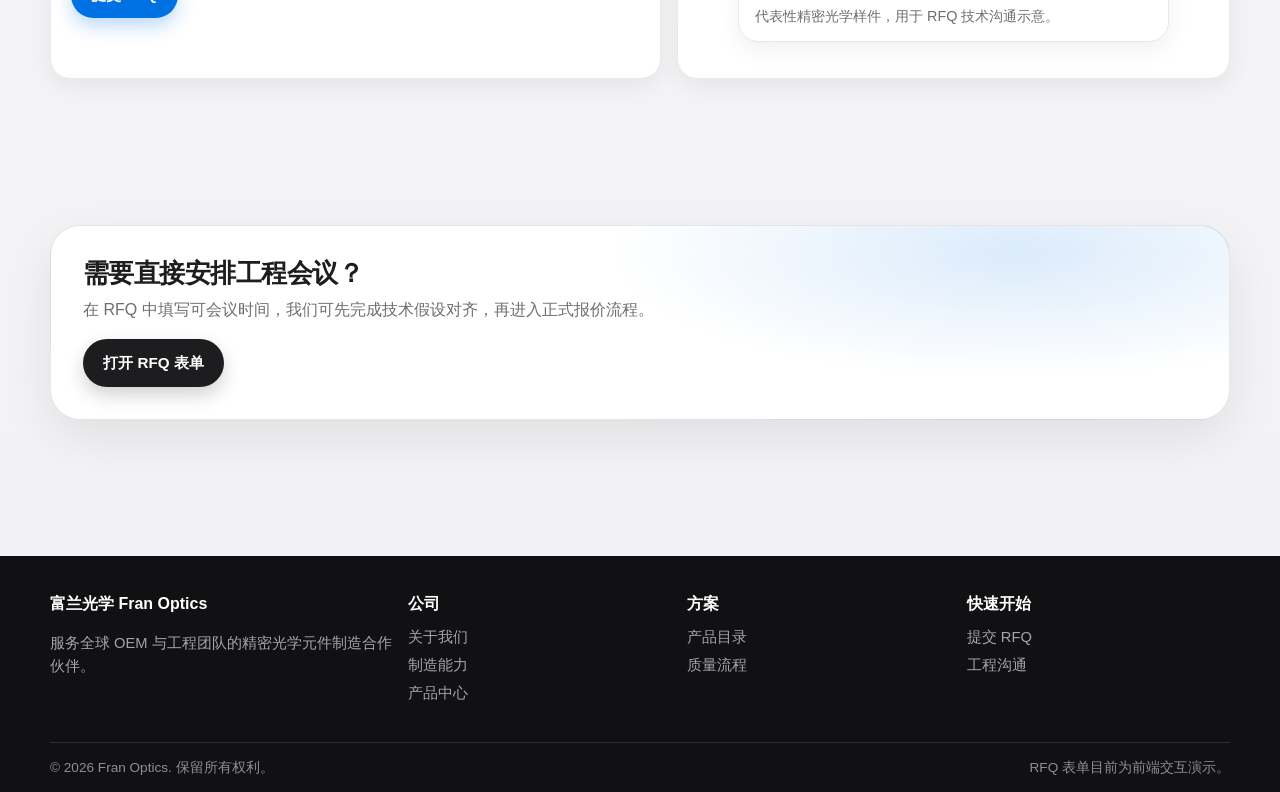
<file: web/site-redesign/zh/contact.html>
<!doctype html>
<html lang="zh-CN">
<head>
  <meta charset="utf-8">
  <meta name="viewport" content="width=device-width, initial-scale=1">
  <title>联系与询盘 | 富兰光学</title>
  <meta name="description" content="向富兰光学提交 RFQ，与工程团队沟通你的光学元件项目需求。">
  <link rel="icon" href="../assets/media/favicon.ico">
  <link rel="stylesheet" href="../assets/css/styles.css">
</head>
<body>
  <div class="page-shell">
    <header class="site-header">
      <div class="container nav-wrap">
        <a href="index.html" class="brand" aria-label="富兰光学首页">
          <img src="../assets/media/logo-fran.png" alt="Fran Optics" class="brand-logo">
          <span class="brand-mark">Precision Optics</span>
        </a>
        <button class="nav-toggle" aria-label="打开导航" aria-expanded="false" aria-controls="site-nav">☰</button>
        <nav class="site-nav" id="site-nav">
          <a href="index.html" data-nav="home">首页</a>
          <a href="products.html" data-nav="products">产品</a>
          <a href="capabilities.html" data-nav="capabilities">能力</a>
          <a href="about.html" data-nav="about">公司</a>
          <a href="contact.html" data-nav="contact">联系</a>
        </nav>
        <a href="../contact.html" class="btn btn-sm lang-switch" aria-label="Switch to English">EN</a>
        <a href="contact.html" class="btn btn-sm btn-primary desktop-cta">立即询盘</a>
      </div>
    </header>

    <main>
      <section class="hero">
        <div class="container">
          <div class="hero-block" style="min-height:420px">
            <img src="../assets/media/hero-optics.jpg" alt="光学元件" class="hero-media" style="object-position: 74% center">
            <div class="hero-overlay"></div>
            <div class="hero-panel reveal">
              <span class="eyebrow">联系与 RFQ</span>
              <h1>提交需求，我们一起定义可落地制造方案</h1>
              <p>为提升响应速度，建议提供图纸、目标数量、关键公差、镀膜要求与应用环境信息。</p>
              <div class="hero-actions">
                <a href="#rfq" class="btn btn-md btn-primary">填写 RFQ</a>
                <a href="capabilities.html" class="btn btn-md btn-ghost">查看制造能力</a>
              </div>
            </div>
            <div class="hero-aside reveal" data-stagger="1">
              <div class="hero-card">
                <h3>典型流程</h3>
                <p>需求评审 → 可行性反馈 → 方案讨论 → 样件/小批导入计划。</p>
              </div>
            </div>
          </div>
        </div>
      </section>

      <section class="section section-tight">
        <div class="container cards-grid grid-3">
          <article class="panel reveal">
            <span class="tag">商务</span>
            <h3>价格与交付咨询</h3>
            <p>用于询问价格、交期和合作条款，建议附上年度需求规模。</p>
          </article>
          <article class="panel reveal" data-stagger="1">
            <span class="tag">工程</span>
            <h3>技术可行性评审</h3>
            <p>用于图纸评估、公差讨论、镀膜选择与 DFM 优化沟通。</p>
          </article>
          <article class="panel reveal" data-stagger="2">
            <span class="tag">项目</span>
            <h3>项目推进与跟踪</h3>
            <p>用于样件节奏、小批切换、质量文件与交付节点对齐。</p>
          </article>
        </div>
      </section>

      <section class="section" id="rfq">
        <div class="container split">
          <form class="panel reveal" data-rfq-form>
            <span class="eyebrow">RFQ 表单</span>
            <h2>提交询盘 / 对接工程师</h2>
            <p class="section-copy">建议优先填写带 * 字段，以便更快完成技术评估。</p>

            <div class="form-grid">
              <div class="field">
                <label for="name">姓名 *</label>
                <input id="name" name="name" type="text" required>
              </div>
              <div class="field">
                <label for="company">公司 *</label>
                <input id="company" name="company" type="text" required>
              </div>
              <div class="field">
                <label for="email">企业邮箱 *</label>
                <input id="email" name="email" type="email" required>
              </div>
              <div class="field">
                <label for="country">国家 / 地区</label>
                <input id="country" name="country" type="text">
              </div>
              <div class="field">
                <label for="application">应用方向 *</label>
                <select id="application" name="application" required>
                  <option value="">请选择</option>
                  <option>安防监控</option>
                  <option>汽车光学</option>
                  <option>AR/VR 与消费电子</option>
                  <option>医疗设备</option>
                  <option>工业 / 智慧基础设施</option>
                </select>
              </div>
              <div class="field">
                <label for="stage">项目阶段</label>
                <select id="stage" name="stage">
                  <option>概念 / 可行性</option>
                  <option>样件阶段</option>
                  <option>小批阶段</option>
                  <option>量产阶段</option>
                </select>
              </div>
              <div class="field full">
                <label for="quantity">预估数量</label>
                <input id="quantity" name="quantity" type="text" placeholder="例如：每月 2,000 件">
              </div>
              <div class="field full">
                <label for="message">项目说明 *</label>
                <textarea id="message" name="message" required placeholder="请描述几何结构、材料、公差、镀膜、应用环境与交付要求。"></textarea>
              </div>
            </div>

            <button type="submit" class="btn btn-md btn-primary" style="margin-top:0.95rem">提交 RFQ</button>
            <p class="notice" data-rfq-notice>已提交。当前为前端演示，正式上线建议接入企业邮箱或 CRM 系统。</p>
          </form>

          <div class="panel reveal" data-stagger="1">
            <span class="eyebrow">资料准备建议</span>
            <h3>提高报价效率的关键信息</h3>
            <ul class="clean-list">
              <li>2D/3D 图纸与关键尺寸标注</li>
              <li>透过率、波段、镀膜等光学目标</li>
              <li>关键公差与验收标准</li>
              <li>年度需求规模与项目时间计划</li>
              <li>包装与运输要求</li>
            </ul>
            <h4 style="margin-top:1.3rem">推荐做法</h4>
            <p>复杂项目建议先进行技术评审，再进入最终商务报价，可显著降低返工与周期风险。</p>
            <figure class="figure" style="margin-top:0.8rem">
              <img src="../assets/media/product-medical-prism.jpg" alt="精密光学样件">
              <figcaption>代表性精密光学样件，用于 RFQ 技术沟通示意。</figcaption>
            </figure>
          </div>
        </div>
      </section>

      <section class="section section-tight">
        <div class="container">
          <div class="cta-band reveal">
            <h3>需要直接安排工程会议？</h3>
            <p>在 RFQ 中填写可会议时间，我们可先完成技术假设对齐，再进入正式报价流程。</p>
            <a href="#rfq" class="btn btn-md btn-secondary">打开 RFQ 表单</a>
          </div>
        </div>
      </section>
    </main>

    <footer class="footer">
      <div class="container footer-grid">
        <div>
          <h4>富兰光学 Fran Optics</h4>
          <p>服务全球 OEM 与工程团队的精密光学元件制造合作伙伴。</p>
        </div>
        <div>
          <h4>公司</h4>
          <ul>
            <li><a href="about.html">关于我们</a></li>
            <li><a href="capabilities.html">制造能力</a></li>
            <li><a href="products.html">产品中心</a></li>
          </ul>
        </div>
        <div>
          <h4>方案</h4>
          <ul>
            <li><a href="products.html">产品目录</a></li>
            <li><a href="capabilities.html#quality">质量流程</a></li>
          </ul>
        </div>
        <div>
          <h4>快速开始</h4>
          <ul>
            <li><a href="#rfq">提交 RFQ</a></li>
            <li><a href="contact.html">工程沟通</a></li>
          </ul>
        </div>
      </div>
      <div class="container footer-bottom">
        <span>© <span data-current-year></span> Fran Optics. 保留所有权利。</span>
        <span>RFQ 表单目前为前端交互演示。</span>
      </div>
    </footer>
  </div>

  <script src="../assets/js/main.js"></script>
</body>
</html>
</file>
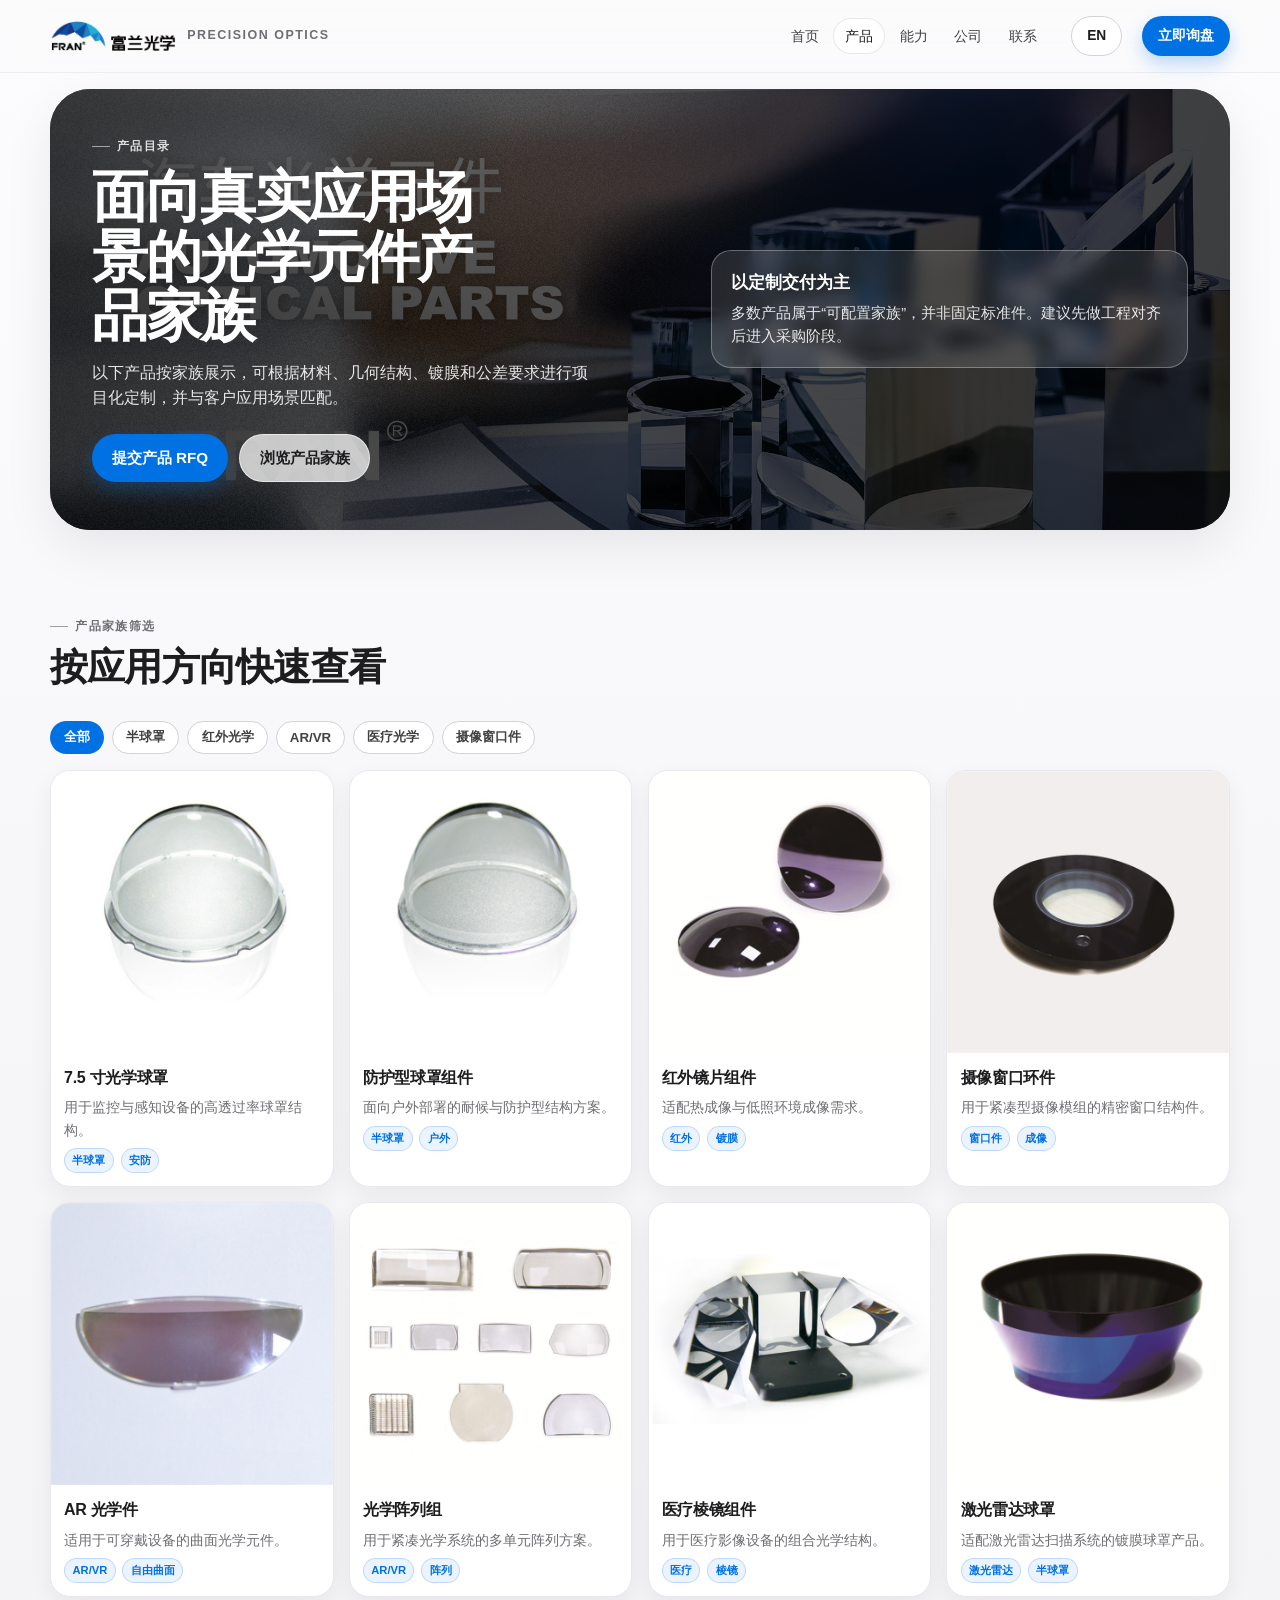
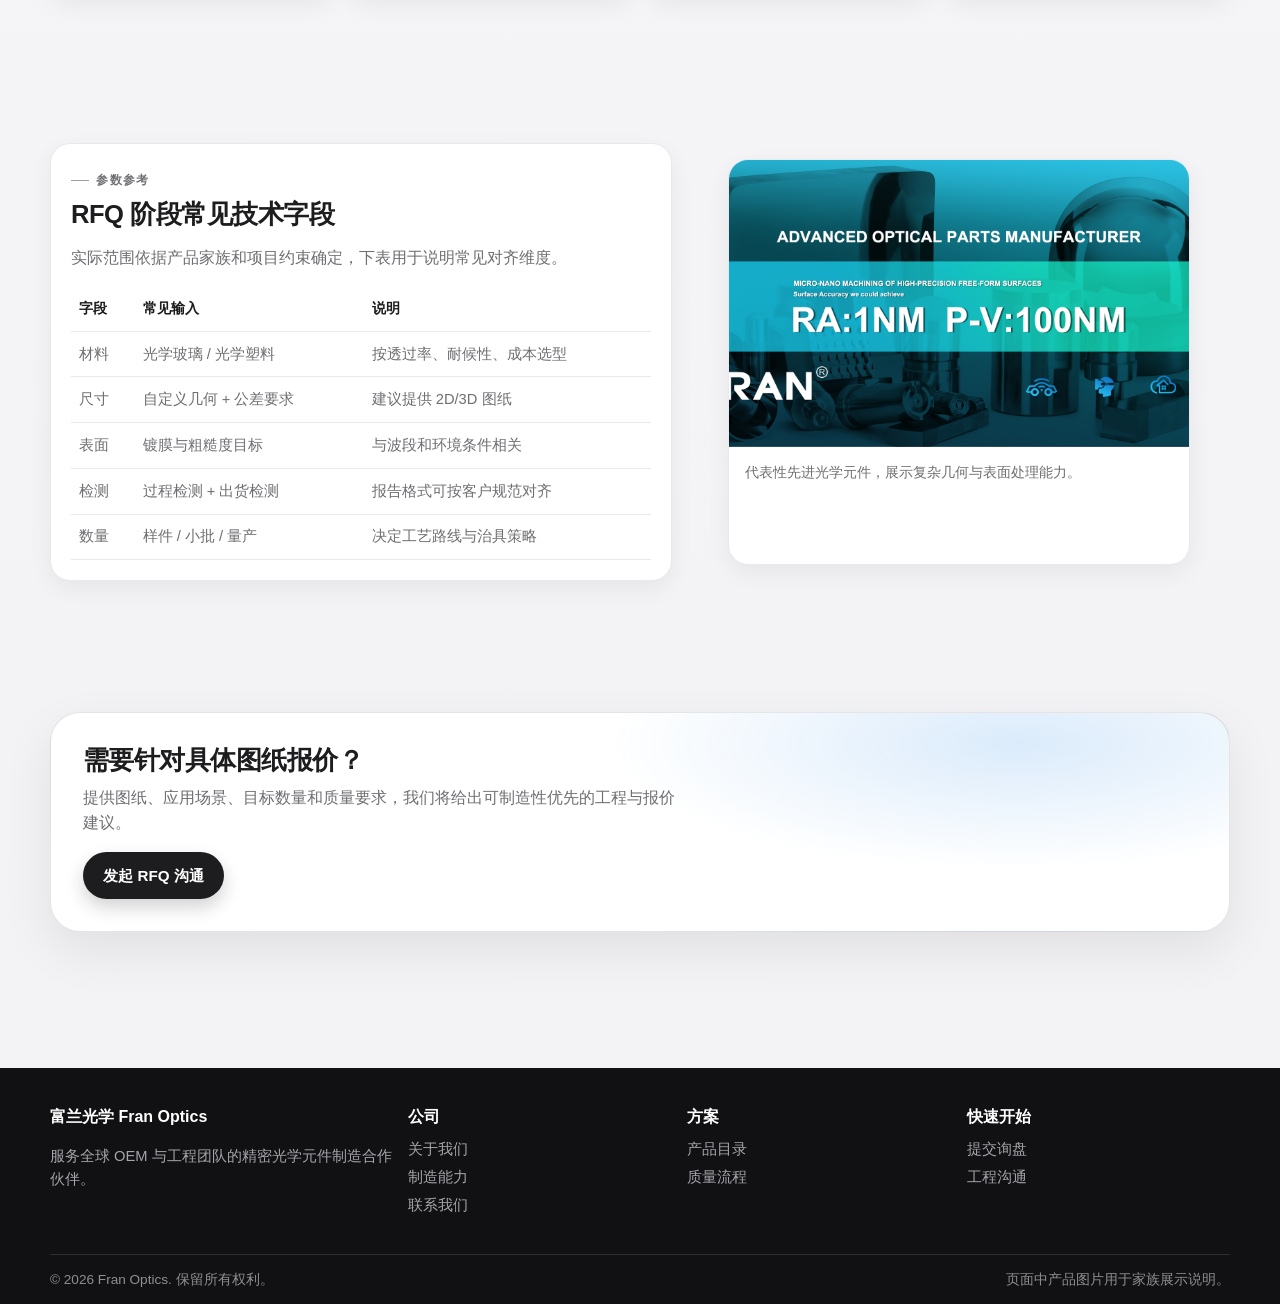
<file: web/site-redesign/zh/products.html>
<!doctype html>
<html lang="zh-CN">
<head>
  <meta charset="utf-8">
  <meta name="viewport" content="width=device-width, initial-scale=1">
  <title>产品中心 | 富兰光学</title>
  <meta name="description" content="查看富兰光学产品家族：半球罩、红外镜片、AR 光学件、摄像窗口件及各类定制精密光学元件。">
  <link rel="icon" href="../assets/media/favicon.ico">
  <link rel="stylesheet" href="../assets/css/styles.css">
</head>
<body>
  <div class="page-shell">
    <header class="site-header">
      <div class="container nav-wrap">
        <a href="index.html" class="brand" aria-label="富兰光学首页">
          <img src="../assets/media/logo-fran.png" alt="Fran Optics" class="brand-logo">
          <span class="brand-mark">Precision Optics</span>
        </a>
        <button class="nav-toggle" aria-label="打开导航" aria-expanded="false" aria-controls="site-nav">☰</button>
        <nav class="site-nav" id="site-nav">
          <a href="index.html" data-nav="home">首页</a>
          <a href="products.html" data-nav="products">产品</a>
          <a href="capabilities.html" data-nav="capabilities">能力</a>
          <a href="about.html" data-nav="about">公司</a>
          <a href="contact.html" data-nav="contact">联系</a>
        </nav>
        <a href="../products.html" class="btn btn-sm lang-switch" aria-label="Switch to English">EN</a>
        <a href="contact.html" class="btn btn-sm btn-primary desktop-cta">立即询盘</a>
      </div>
    </header>

    <main>
      <section class="hero">
        <div class="container">
          <div class="hero-block" style="min-height:440px">
            <img src="../assets/media/hero-optics.jpg" alt="精密光学元件" class="hero-media" style="object-position:72% center">
            <div class="hero-overlay"></div>
            <div class="hero-panel reveal">
              <span class="eyebrow">产品目录</span>
              <h1>面向真实应用场景的光学元件产品家族</h1>
              <p>以下产品按家族展示，可根据材料、几何结构、镀膜和公差要求进行项目化定制，并与客户应用场景匹配。</p>
              <div class="hero-actions">
                <a href="contact.html" class="btn btn-md btn-primary">提交产品 RFQ</a>
                <a href="#families" class="btn btn-md btn-ghost">浏览产品家族</a>
              </div>
            </div>
            <div class="hero-aside reveal" data-stagger="1">
              <div class="hero-card">
                <h3>以定制交付为主</h3>
                <p>多数产品属于“可配置家族”，并非固定标准件。建议先做工程对齐后进入采购阶段。</p>
              </div>
            </div>
          </div>
        </div>
      </section>

      <section class="section" id="families">
        <div class="container">
          <div class="section-head reveal">
            <span class="eyebrow">产品家族筛选</span>
            <h2>按应用方向快速查看</h2>
          </div>

          <div class="filter-row reveal">
            <button class="filter-btn active" data-filter-btn="all" type="button">全部</button>
            <button class="filter-btn" data-filter-btn="domes" type="button">半球罩</button>
            <button class="filter-btn" data-filter-btn="infrared" type="button">红外光学</button>
            <button class="filter-btn" data-filter-btn="arvr" type="button">AR/VR</button>
            <button class="filter-btn" data-filter-btn="medical" type="button">医疗光学</button>
            <button class="filter-btn" data-filter-btn="windows" type="button">摄像窗口件</button>
          </div>

          <div class="product-grid">
            <article class="product-card reveal" data-family="domes">
              <img src="../assets/media/product-dome-cover.jpg" alt="光学球罩">
              <div class="meta">
                <h4>7.5 寸光学球罩</h4>
                <p>用于监控与感知设备的高透过率球罩结构。</p>
                <div class="badge-row"><span class="badge">半球罩</span><span class="badge">安防</span></div>
              </div>
            </article>
            <article class="product-card reveal" data-stagger="1" data-family="domes">
              <img src="../assets/media/product-protective-dome.jpg" alt="防护球罩">
              <div class="meta">
                <h4>防护型球罩组件</h4>
                <p>面向户外部署的耐候与防护型结构方案。</p>
                <div class="badge-row"><span class="badge">半球罩</span><span class="badge">户外</span></div>
              </div>
            </article>
            <article class="product-card reveal" data-stagger="2" data-family="infrared">
              <img src="../assets/media/product-infrared-lens.jpg" alt="红外镜片">
              <div class="meta">
                <h4>红外镜片组件</h4>
                <p>适配热成像与低照环境成像需求。</p>
                <div class="badge-row"><span class="badge">红外</span><span class="badge">镀膜</span></div>
              </div>
            </article>
            <article class="product-card reveal" data-stagger="3" data-family="windows">
              <img src="../assets/media/product-camera-window.jpg" alt="摄像窗口件">
              <div class="meta">
                <h4>摄像窗口环件</h4>
                <p>用于紧凑型摄像模组的精密窗口结构件。</p>
                <div class="badge-row"><span class="badge">窗口件</span><span class="badge">成像</span></div>
              </div>
            </article>
            <article class="product-card reveal" data-family="arvr">
              <img src="../assets/media/product-ar-waveguide.jpg" alt="AR 光学件">
              <div class="meta">
                <h4>AR 光学件</h4>
                <p>适用于可穿戴设备的曲面光学元件。</p>
                <div class="badge-row"><span class="badge">AR/VR</span><span class="badge">自由曲面</span></div>
              </div>
            </article>
            <article class="product-card reveal" data-stagger="1" data-family="arvr">
              <img src="../assets/media/product-ar-lens-array.jpg" alt="光学阵列">
              <div class="meta">
                <h4>光学阵列组</h4>
                <p>用于紧凑光学系统的多单元阵列方案。</p>
                <div class="badge-row"><span class="badge">AR/VR</span><span class="badge">阵列</span></div>
              </div>
            </article>
            <article class="product-card reveal" data-stagger="2" data-family="medical">
              <img src="../assets/media/product-medical-prism.jpg" alt="医疗光学组件">
              <div class="meta">
                <h4>医疗棱镜组件</h4>
                <p>用于医疗影像设备的组合光学结构。</p>
                <div class="badge-row"><span class="badge">医疗</span><span class="badge">棱镜</span></div>
              </div>
            </article>
            <article class="product-card reveal" data-stagger="3" data-family="domes">
              <img src="../assets/media/product-lidar-dome.jpg" alt="激光雷达球罩">
              <div class="meta">
                <h4>激光雷达球罩</h4>
                <p>适配激光雷达扫描系统的镀膜球罩产品。</p>
                <div class="badge-row"><span class="badge">激光雷达</span><span class="badge">半球罩</span></div>
              </div>
            </article>
          </div>
        </div>
      </section>

      <section class="section section-tight">
        <div class="container split reverse">
          <div class="panel reveal">
            <span class="eyebrow">参数参考</span>
            <h3>RFQ 阶段常见技术字段</h3>
            <p>实际范围依据产品家族和项目约束确定，下表用于说明常见对齐维度。</p>
            <div class="table-wrap">
              <table>
                <thead>
                  <tr><th>字段</th><th>常见输入</th><th>说明</th></tr>
                </thead>
                <tbody>
                  <tr><td>材料</td><td>光学玻璃 / 光学塑料</td><td>按透过率、耐候性、成本选型</td></tr>
                  <tr><td>尺寸</td><td>自定义几何 + 公差要求</td><td>建议提供 2D/3D 图纸</td></tr>
                  <tr><td>表面</td><td>镀膜与粗糙度目标</td><td>与波段和环境条件相关</td></tr>
                  <tr><td>检测</td><td>过程检测 + 出货检测</td><td>报告格式可按客户规范对齐</td></tr>
                  <tr><td>数量</td><td>样件 / 小批 / 量产</td><td>决定工艺路线与治具策略</td></tr>
                </tbody>
              </table>
            </div>
          </div>
          <figure class="figure reveal" data-stagger="1">
            <img src="../assets/media/hero-advanced.jpg" alt="先进光学元件">
            <figcaption>代表性先进光学元件，展示复杂几何与表面处理能力。</figcaption>
          </figure>
        </div>
      </section>

      <section class="section section-tight">
        <div class="container">
          <div class="cta-band reveal">
            <h3>需要针对具体图纸报价？</h3>
            <p>提供图纸、应用场景、目标数量和质量要求，我们将给出可制造性优先的工程与报价建议。</p>
            <a class="btn btn-md btn-secondary" href="contact.html">发起 RFQ 沟通</a>
          </div>
        </div>
      </section>
    </main>

    <footer class="footer">
      <div class="container footer-grid">
        <div>
          <h4>富兰光学 Fran Optics</h4>
          <p>服务全球 OEM 与工程团队的精密光学元件制造合作伙伴。</p>
        </div>
        <div>
          <h4>公司</h4>
          <ul>
            <li><a href="about.html">关于我们</a></li>
            <li><a href="capabilities.html">制造能力</a></li>
            <li><a href="contact.html">联系我们</a></li>
          </ul>
        </div>
        <div>
          <h4>方案</h4>
          <ul>
            <li><a href="products.html">产品目录</a></li>
            <li><a href="capabilities.html#quality">质量流程</a></li>
          </ul>
        </div>
        <div>
          <h4>快速开始</h4>
          <ul>
            <li><a href="contact.html">提交询盘</a></li>
            <li><a href="contact.html">工程沟通</a></li>
          </ul>
        </div>
      </div>
      <div class="container footer-bottom">
        <span>© <span data-current-year></span> Fran Optics. 保留所有权利。</span>
        <span>页面中产品图片用于家族展示说明。</span>
      </div>
    </footer>
  </div>

  <script src="../assets/js/main.js"></script>
</body>
</html>
</file>
<file: web/site-redesign/assets/css/styles.css>
:root {
  --bg: #f5f5f7;
  --bg-elevated: #ffffff;
  --bg-subtle: #fbfbfd;
  --text-0: #1d1d1f;
  --text-1: #424245;
  --text-2: #6e6e73;
  --line: #d2d2d7;
  --line-soft: #e8e8ed;
  --blue: #0071e3;
  --blue-strong: #0066cc;
  --blue-soft: rgba(0, 113, 227, 0.12);
  --green: #00a87e;
  --radius-sm: 12px;
  --radius-md: 20px;
  --radius-lg: 30px;
  --radius-xl: 40px;
  --shadow-soft: 0 8px 24px rgba(0, 0, 0, 0.06);
  --shadow-mid: 0 18px 50px rgba(0, 0, 0, 0.08);
  --container: min(1180px, calc(100% - 2.6rem));
}

* {
  box-sizing: border-box;
}

html {
  scroll-behavior: smooth;
}

body {
  margin: 0;
  min-height: 100svh;
  color: var(--text-1);
  font-family: -apple-system, BlinkMacSystemFont, 'SF Pro Text', 'SF Pro Display', 'Helvetica Neue', 'Segoe UI', 'PingFang SC', 'Hiragino Sans GB', 'Microsoft YaHei', sans-serif;
  line-height: 1.56;
  letter-spacing: 0;
  background:
    radial-gradient(1000px 500px at 10% -15%, rgba(0, 113, 227, 0.1), transparent 65%),
    linear-gradient(180deg, #fcfcfe 0%, var(--bg) 46%, #f2f2f5 100%);
}

a {
  color: inherit;
  text-decoration: none;
}

img {
  max-width: 100%;
  display: block;
}

.container {
  width: var(--container);
  margin: 0 auto;
}

.page-shell {
  min-height: 100svh;
  display: flex;
  flex-direction: column;
}

main {
  flex: 1;
}

.site-header {
  position: sticky;
  top: 0;
  z-index: 90;
  backdrop-filter: blur(18px) saturate(130%);
  background: rgba(250, 250, 252, 0.78);
  border-bottom: 1px solid rgba(0, 0, 0, 0.06);
}

.nav-wrap {
  min-height: 72px;
  display: flex;
  align-items: center;
  gap: 1rem;
}

.brand {
  min-width: 200px;
  display: inline-flex;
  align-items: center;
  gap: 0.7rem;
}

.brand-logo {
  width: 126px;
}

.brand-mark {
  color: var(--text-2);
  font-size: 0.78rem;
  font-weight: 600;
  letter-spacing: 0.12em;
  text-transform: uppercase;
}

.site-nav {
  margin-left: auto;
  display: flex;
  align-items: center;
  gap: 0.16rem;
}

.site-nav a {
  padding: 0.45rem 0.75rem;
  border-radius: 999px;
  color: var(--text-1);
  font-size: 0.9rem;
  font-weight: 500;
  transition: background-color 0.2s ease, color 0.2s ease;
}

.site-nav a:hover {
  background: #efeff4;
  color: var(--text-0);
}

.site-nav a.is-active {
  background: #ffffff;
  color: var(--text-0);
  box-shadow: inset 0 0 0 1px rgba(0, 0, 0, 0.09);
}

.nav-toggle {
  display: none;
  margin-left: auto;
  width: 42px;
  height: 42px;
  border-radius: 999px;
  border: 1px solid var(--line);
  background: #fff;
  color: var(--text-0);
  align-items: center;
  justify-content: center;
}

.btn {
  display: inline-flex;
  align-items: center;
  justify-content: center;
  gap: 0.36rem;
  border-radius: 999px;
  border: 1px solid transparent;
  cursor: pointer;
  font-weight: 600;
  font-family: inherit;
  transition: transform 0.2s ease, box-shadow 0.2s ease, background-color 0.2s ease, color 0.2s ease;
}

.btn:hover {
  transform: translateY(-1px);
}

.btn-sm {
  font-size: 0.86rem;
  padding: 0.52rem 0.95rem;
}

.btn-md {
  font-size: 0.95rem;
  padding: 0.68rem 1.2rem;
}

.btn-primary {
  color: #fff;
  background: var(--blue);
  box-shadow: 0 8px 18px rgba(0, 113, 227, 0.26);
}

.btn-primary:hover {
  background: var(--blue-strong);
}

.btn-secondary {
  color: #fff;
  background: #1d1d1f;
  box-shadow: 0 8px 18px rgba(29, 29, 31, 0.2);
}

.btn-secondary:hover {
  background: #000;
}

.btn-ghost {
  color: var(--text-0);
  background: rgba(255, 255, 255, 0.72);
  border-color: rgba(255, 255, 255, 0.6);
}

.lang-switch {
  margin-left: 0.38rem;
  color: var(--text-0);
  background: #fff;
  border: 1px solid var(--line);
}

.desktop-cta {
  margin-left: 0.2rem;
}

.hero {
  padding-top: 1rem;
}

.hero-block {
  position: relative;
  overflow: hidden;
  border-radius: var(--radius-xl);
  min-height: 560px;
  display: grid;
  grid-template-columns: 1.05fr 0.95fr;
  background: #000;
  box-shadow: var(--shadow-mid);
}

.hero-media {
  position: absolute;
  inset: 0;
  width: 100%;
  height: 100%;
  object-fit: cover;
  opacity: 0.62;
}

.hero-overlay {
  position: absolute;
  inset: 0;
  background:
    radial-gradient(780px 320px at 20% 12%, rgba(255, 255, 255, 0.16), transparent 60%),
    linear-gradient(110deg, rgba(0, 0, 0, 0.7) 4%, rgba(0, 0, 0, 0.5) 42%, rgba(0, 0, 0, 0.62) 100%);
}

.hero-panel,
.hero-aside {
  position: relative;
  z-index: 2;
  padding: 3rem 2.6rem;
}

.hero-panel {
  display: flex;
  flex-direction: column;
  justify-content: center;
}

.eyebrow {
  display: inline-flex;
  align-items: center;
  gap: 0.45rem;
  width: fit-content;
  color: rgba(255, 255, 255, 0.84);
  text-transform: uppercase;
  letter-spacing: 0.12em;
  font-size: 0.74rem;
  font-weight: 600;
}

.eyebrow::before {
  content: '';
  width: 18px;
  height: 1px;
  background: currentColor;
  opacity: 0.65;
}

.hero-panel .eyebrow,
.hero-card .eyebrow {
  color: rgba(255, 255, 255, 0.84);
}

.section .eyebrow,
.panel .eyebrow,
.section-head .eyebrow,
.impact-command .eyebrow {
  color: var(--text-2);
}

.hero-panel h1 {
  margin: 0.75rem 0 0.95rem;
  color: #fff;
  font-size: clamp(2rem, 4.4vw, 3.9rem);
  font-weight: 700;
  line-height: 1.05;
  letter-spacing: -0.03em;
  max-width: 12.5ch;
}

.hero-panel p {
  margin: 0;
  max-width: 56ch;
  color: rgba(255, 255, 255, 0.88);
  font-size: 1.02rem;
}

.hero-actions {
  margin-top: 1.45rem;
  display: flex;
  flex-wrap: wrap;
  gap: 0.7rem;
}

.hero-aside {
  display: flex;
  flex-direction: column;
  justify-content: center;
  gap: 1rem;
}

.hero-card {
  border-radius: var(--radius-md);
  border: 1px solid rgba(255, 255, 255, 0.3);
  background: rgba(255, 255, 255, 0.12);
  backdrop-filter: blur(8px);
  padding: 1.2rem;
}

.hero-card h3 {
  margin: 0 0 0.35rem;
  color: #fff;
  font-size: 1.05rem;
  font-weight: 600;
}

.hero-card p {
  margin: 0;
  color: rgba(255, 255, 255, 0.88);
  font-size: 0.92rem;
}

.hero-scene-wrap {
  border-radius: 24px;
  overflow: hidden;
  border: 1px solid rgba(255, 255, 255, 0.24);
  background: radial-gradient(circle at 50% 20%, rgba(90, 154, 255, 0.42), rgba(0, 0, 0, 0.22) 58%, rgba(0, 0, 0, 0.44) 100%);
}

.hero-scene {
  position: relative;
  aspect-ratio: 1 / 1;
  width: min(480px, 100%);
  margin: 0 auto;
}

.hero-scene canvas {
  width: 100%;
  height: 100%;
  display: block;
}

.hero-scene-fallback {
  position: absolute;
  inset: 0;
  display: flex;
  align-items: center;
  justify-content: center;
  text-align: center;
  color: rgba(255, 255, 255, 0.8);
  padding: 1rem;
  font-size: 0.9rem;
}

.hero-scene.is-loaded .hero-scene-fallback {
  opacity: 0;
  pointer-events: none;
}

.section {
  padding: 5rem 0;
}

.section-tight {
  padding-top: 4.1rem;
  padding-bottom: 4.1rem;
}

.section-head {
  max-width: 760px;
  margin-bottom: 2rem;
}

.section h2,
.section h3,
.section h4 {
  margin: 0.6rem 0;
  color: var(--text-0);
  letter-spacing: -0.02em;
}

.section h2 {
  font-size: clamp(1.8rem, 3vw, 2.9rem);
  line-height: 1.14;
}

.section h3 {
  font-size: clamp(1.25rem, 2vw, 1.8rem);
  line-height: 1.2;
}

.section-copy,
.section p {
  color: var(--text-2);
  font-size: 1rem;
}

.cards-grid {
  display: grid;
  gap: 1.05rem;
}

.grid-4 {
  grid-template-columns: repeat(4, minmax(0, 1fr));
}

.grid-3 {
  grid-template-columns: repeat(3, minmax(0, 1fr));
}

.grid-2 {
  grid-template-columns: repeat(2, minmax(0, 1fr));
}

.card,
.panel,
.figure,
.kpi-item,
.product-card,
.timeline article {
  border-radius: var(--radius-md);
  border: 1px solid var(--line-soft);
  background: var(--bg-elevated);
  box-shadow: var(--shadow-soft);
}

.card {
  overflow: hidden;
}

.card-media {
  position: relative;
  aspect-ratio: 4 / 3;
  overflow: hidden;
}

.card-media::after {
  content: '';
  position: absolute;
  inset: 0;
  background: linear-gradient(to top, rgba(0, 0, 0, 0.18), transparent 55%);
}

.card-media img {
  width: 100%;
  height: 100%;
  object-fit: cover;
  transition: transform 0.5s ease;
}

.card:hover .card-media img {
  transform: scale(1.04);
}

.card-body {
  padding: 1rem 1.05rem 1.15rem;
}

.card-body h3,
.card-body h4 {
  margin: 0 0 0.34rem;
}

.card-body p {
  margin: 0;
}

.tag {
  display: inline-flex;
  border-radius: 999px;
  border: 1px solid rgba(0, 113, 227, 0.22);
  color: var(--blue);
  background: var(--blue-soft);
  font-size: 0.72rem;
  font-weight: 600;
  letter-spacing: 0.05em;
  text-transform: uppercase;
  padding: 0.22rem 0.52rem;
}

.panel {
  padding: 1.25rem;
}

.panel p,
.panel li {
  color: var(--text-2);
}

.figure {
  overflow: hidden;
}

.figure img {
  width: 100%;
  aspect-ratio: 16 / 10;
  object-fit: cover;
}

.figure figcaption {
  padding: 0.9rem 1rem;
  color: var(--text-2);
  font-size: 0.9rem;
}

.clean-list {
  list-style: none;
  margin: 0;
  padding: 0;
  display: grid;
  gap: 0.62rem;
}

.clean-list li {
  display: flex;
  gap: 0.6rem;
  align-items: flex-start;
}

.clean-list li::before {
  content: '';
  width: 6px;
  height: 6px;
  margin-top: 0.52rem;
  border-radius: 50%;
  background: var(--blue);
  flex: 0 0 6px;
}

.timeline {
  display: grid;
  gap: 0.72rem;
}

.timeline article {
  border-left: 3px solid rgba(0, 113, 227, 0.35);
  padding: 0.86rem 0.98rem;
}

.timeline strong {
  color: var(--text-0);
  display: inline-block;
  margin-bottom: 0.2rem;
}

.cta-band {
  border-radius: var(--radius-lg);
  border: 1px solid rgba(0, 0, 0, 0.1);
  background:
    radial-gradient(580px 180px at 82% 14%, rgba(0, 113, 227, 0.14), transparent 70%),
    #ffffff;
  box-shadow: var(--shadow-mid);
  padding: 2rem;
}

.cta-band h3 {
  margin-top: 0;
}

.cta-band p {
  margin-top: 0;
  max-width: 68ch;
}

.split,
.split.reverse {
  display: grid;
  align-items: stretch;
  gap: 1rem;
  grid-template-columns: 1.05fr 0.95fr;
}

.split.reverse {
  grid-template-columns: 0.95fr 1.05fr;
}

.kpi-grid {
  margin-top: 1.2rem;
  display: grid;
  gap: 0.82rem;
  grid-template-columns: repeat(4, minmax(0, 1fr));
}

.kpi-item {
  padding: 0.95rem;
}

.kpi-item strong {
  display: block;
  color: var(--text-0);
  font-size: 1.32rem;
  letter-spacing: -0.01em;
}

.kpi-item span {
  color: var(--text-2);
  font-size: 0.9rem;
}

.filter-row {
  display: flex;
  flex-wrap: wrap;
  gap: 0.5rem;
  margin-bottom: 1rem;
}

.filter-btn {
  border-radius: 999px;
  border: 1px solid var(--line);
  background: #fff;
  color: var(--text-1);
  padding: 0.42rem 0.82rem;
  font-weight: 600;
  cursor: pointer;
  transition: all 0.2s ease;
}

.filter-btn.active,
.filter-btn:hover {
  border-color: transparent;
  background: var(--blue);
  color: #fff;
}

.product-grid {
  display: grid;
  grid-template-columns: repeat(4, minmax(0, 1fr));
  gap: 0.95rem;
}

.product-card {
  overflow: hidden;
}

.product-card.hide {
  display: none;
}

.product-card img {
  width: 100%;
  aspect-ratio: 1 / 1;
  object-fit: cover;
  background: #e6e6eb;
}

.product-card .meta {
  padding: 0.82rem;
}

.product-card h4 {
  margin: 0;
  color: var(--text-0);
  font-size: 1rem;
}

.product-card p {
  margin: 0.35rem 0 0;
  color: var(--text-2);
  font-size: 0.9rem;
}

.badge-row {
  margin-top: 0.45rem;
  display: flex;
  flex-wrap: wrap;
  gap: 0.42rem;
}

.badge {
  border-radius: 999px;
  border: 1px solid rgba(0, 113, 227, 0.2);
  background: rgba(0, 113, 227, 0.08);
  color: var(--blue);
  font-size: 0.7rem;
  font-weight: 600;
  padding: 0.16rem 0.46rem;
}

.table-wrap {
  overflow-x: auto;
}

table {
  width: 100%;
  min-width: 580px;
  border-collapse: collapse;
}

th,
td {
  text-align: left;
  padding: 0.68rem 0.52rem;
  border-bottom: 1px solid var(--line-soft);
}

th {
  color: var(--text-0);
  font-size: 0.9rem;
  font-weight: 600;
}

td {
  color: var(--text-2);
  font-size: 0.92rem;
}

.form-grid {
  display: grid;
  grid-template-columns: repeat(2, minmax(0, 1fr));
  gap: 0.85rem;
}

.form-grid .full {
  grid-column: 1 / -1;
}

.field {
  display: grid;
  gap: 0.3rem;
}

.field label {
  color: var(--text-1);
  font-size: 0.88rem;
  font-weight: 600;
}

.field input,
.field select,
.field textarea {
  width: 100%;
  border-radius: 12px;
  border: 1px solid var(--line);
  background: #fff;
  color: var(--text-0);
  font-family: inherit;
  font-size: 0.95rem;
  padding: 0.66rem 0.74rem;
}

.field textarea {
  min-height: 118px;
  resize: vertical;
}

.field input:focus,
.field select:focus,
.field textarea:focus {
  outline: 2px solid rgba(0, 113, 227, 0.18);
  border-color: rgba(0, 113, 227, 0.58);
}

.notice {
  display: none;
  margin-top: 0.9rem;
  border-radius: 10px;
  border: 1px solid rgba(0, 168, 126, 0.3);
  background: rgba(0, 168, 126, 0.08);
  color: #057b5e;
  padding: 0.68rem 0.82rem;
  font-weight: 600;
}

.notice.show {
  display: block;
}

.footer {
  margin-top: 4.4rem;
  background: #111113;
  color: #d6d6d9;
}

.footer-grid {
  padding: 2.3rem 0;
  display: grid;
  gap: 1rem;
  grid-template-columns: 1.3fr 1fr 1fr 1fr;
}

.footer h4 {
  margin: 0 0 0.52rem;
  color: #fff;
  font-size: 1rem;
}

.footer p,
.footer li,
.footer a {
  color: #a4a4aa;
  font-size: 0.92rem;
}

.footer ul {
  list-style: none;
  margin: 0;
  padding: 0;
  display: grid;
  gap: 0.32rem;
}

.footer-bottom {
  padding: 0.88rem 0;
  border-top: 1px solid rgba(255, 255, 255, 0.12);
  color: #8e8e93;
  font-size: 0.85rem;
  display: flex;
  justify-content: space-between;
  gap: 0.7rem;
  flex-wrap: wrap;
}

.reveal {
  opacity: 0;
  transform: translateY(16px);
  transition: opacity 0.55s ease, transform 0.55s ease;
}

.reveal.is-visible {
  opacity: 1;
  transform: translateY(0);
}

[data-stagger='1'] { transition-delay: 0.06s; }
[data-stagger='2'] { transition-delay: 0.12s; }
[data-stagger='3'] { transition-delay: 0.18s; }
[data-stagger='4'] { transition-delay: 0.24s; }

/* Homepage (Impact) */
.impact-main {
  position: relative;
  isolation: isolate;
}

.hero-impact {
  padding-bottom: 1.3rem;
}

.impact-radar {
  display: inline-flex;
  align-items: center;
  gap: 0.5rem;
  margin-bottom: 0.9rem;
  color: var(--text-2);
  font-size: 0.72rem;
  letter-spacing: 0.1em;
  text-transform: uppercase;
}

.impact-radar::before {
  content: '';
  width: 7px;
  height: 7px;
  border-radius: 50%;
  background: var(--green);
}

.hero-impact-block {
  border-radius: var(--radius-xl);
}

.impact-halo {
  position: absolute;
  border-radius: 50%;
  pointer-events: none;
  mix-blend-mode: screen;
}

.impact-halo-a {
  width: 250px;
  height: 250px;
  right: 18%;
  top: 8%;
  background: radial-gradient(circle, rgba(255, 255, 255, 0.3), rgba(255, 255, 255, 0));
}

.impact-halo-b {
  width: 180px;
  height: 180px;
  right: 6%;
  bottom: 12%;
  background: radial-gradient(circle, rgba(0, 113, 227, 0.25), rgba(0, 113, 227, 0));
}

.impact-title {
  max-width: 13ch;
}

.impact-title span {
  color: #fff;
}

.impact-sub {
  max-width: 58ch;
}

.impact-chip-row {
  margin-top: 1rem;
  display: flex;
  flex-wrap: wrap;
  gap: 0.42rem;
}

.impact-chip {
  display: inline-flex;
  align-items: center;
  border-radius: 999px;
  border: 1px solid rgba(255, 255, 255, 0.28);
  color: rgba(255, 255, 255, 0.88);
  padding: 0.26rem 0.58rem;
  font-size: 0.74rem;
  font-weight: 500;
  background: rgba(255, 255, 255, 0.08);
}

.impact-stat-grid {
  margin-top: 1.3rem;
  display: grid;
  gap: 0.66rem;
  grid-template-columns: repeat(3, minmax(0, 1fr));
}

.impact-stat {
  border-radius: 14px;
  border: 1px solid rgba(255, 255, 255, 0.24);
  background: rgba(255, 255, 255, 0.1);
  padding: 0.68rem 0.72rem;
}

.impact-stat strong {
  display: block;
  color: #fff;
  font-size: 1.05rem;
}

.impact-stat span {
  color: rgba(255, 255, 255, 0.82);
  font-size: 0.8rem;
}

.impact-live-card {
  color: rgba(255, 255, 255, 0.9);
}

.impact-mini-list {
  list-style: none;
  margin: 0.8rem 0 0;
  padding: 0;
  display: grid;
  gap: 0.38rem;
}

.impact-mini-list li {
  color: rgba(255, 255, 255, 0.86);
  font-size: 0.84rem;
  display: flex;
  gap: 0.44rem;
  align-items: flex-start;
}

.impact-mini-list li::before {
  content: '';
  width: 6px;
  height: 6px;
  margin-top: 0.47rem;
  border-radius: 50%;
  background: #86b9ff;
}

.impact-marquee-wrap {
  margin-top: 1.2rem;
  border-top: 1px solid rgba(0, 0, 0, 0.09);
  border-bottom: 1px solid rgba(0, 0, 0, 0.09);
  background: rgba(255, 255, 255, 0.65);
  overflow: hidden;
}

.impact-marquee-track {
  min-width: max-content;
  display: flex;
  align-items: center;
  gap: 1.5rem;
  padding: 0.72rem 1.15rem;
  animation: marqueeFlow 24s linear infinite;
}

.impact-marquee-track span {
  color: var(--text-2);
  font-size: 0.76rem;
  letter-spacing: 0.12em;
  text-transform: uppercase;
  font-weight: 600;
  white-space: nowrap;
}

@keyframes marqueeFlow {
  from { transform: translateX(0); }
  to { transform: translateX(-50%); }
}

.impact-proof {
  padding-top: 4.4rem;
}

.proof-grid {
  display: grid;
  gap: 0.9rem;
  grid-template-columns: repeat(4, minmax(0, 1fr));
}

.proof-card {
  border-radius: var(--radius-md);
  border: 1px solid var(--line-soft);
  background: #fff;
  padding: 1.05rem 1rem;
  box-shadow: var(--shadow-soft);
}

.proof-card h3 {
  margin: 0;
  color: var(--text-0);
  font-size: clamp(1.5rem, 2.4vw, 2rem);
}

.proof-card p {
  margin: 0.45rem 0 0;
  color: var(--text-2);
}

.impact-split-section {
  padding-top: 4.8rem;
}

.split-shell {
  display: grid;
  gap: 1.1rem;
  align-items: stretch;
  grid-template-columns: 1.02fr 0.98fr;
}

.impact-command {
  border-radius: var(--radius-lg);
  border: 1px solid var(--line-soft);
  background: #fff;
  box-shadow: var(--shadow-soft);
  padding: 1.7rem 1.55rem;
}

.impact-command .eyebrow {
  color: var(--text-2);
}

.impact-command h2,
.impact-command p {
  color: var(--text-0);
}

.impact-command > p {
  color: var(--text-2);
}

.impact-lane-grid {
  margin-top: 1rem;
  display: grid;
  gap: 0.72rem;
}

.impact-lane-grid article {
  border-radius: 14px;
  border: 1px solid var(--line-soft);
  background: var(--bg-subtle);
  padding: 0.82rem 0.86rem;
}

.impact-lane-grid h4 {
  margin: 0;
  color: var(--text-0);
  font-size: 0.94rem;
}

.impact-lane-grid p {
  margin: 0.34rem 0 0;
  color: var(--text-2);
  font-size: 0.9rem;
}

.impact-visual-stack {
  position: relative;
  min-height: 500px;
}

.impact-frame {
  margin: 0;
  border-radius: var(--radius-md);
  overflow: hidden;
  border: 1px solid var(--line-soft);
  box-shadow: var(--shadow-soft);
  background: #fff;
}

.impact-frame img {
  width: 100%;
  height: 100%;
  object-fit: cover;
}

.impact-frame-main {
  position: absolute;
  inset: 0 8% 18% 0;
}

.impact-frame-sub {
  position: absolute;
  right: 0;
  bottom: 0;
  width: min(56%, 336px);
  aspect-ratio: 1 / 1;
}

.impact-product-wall {
  padding-top: 4.8rem;
}

.impact-product-grid {
  display: grid;
  gap: 0.88rem;
  grid-template-columns: repeat(3, minmax(0, 1fr));
}

.impact-product-card {
  border-radius: var(--radius-md);
  border: 1px solid var(--line-soft);
  background: #fff;
  overflow: hidden;
  box-shadow: var(--shadow-soft);
}

.impact-product-card img {
  width: 100%;
  height: 190px;
  object-fit: cover;
}

.impact-product-card > div {
  padding: 0.86rem 0.9rem 0.96rem;
}

.impact-product-card h3 {
  margin: 0;
  color: var(--text-0);
  font-size: 1rem;
}

.impact-product-card p {
  margin: 0.4rem 0 0;
  color: var(--text-2);
  font-size: 0.9rem;
}

.impact-final-cta {
  background:
    radial-gradient(620px 190px at 85% 18%, rgba(0, 113, 227, 0.14), transparent 70%),
    #fff;
}

.impact-final-cta h3,
.impact-final-cta p {
  color: var(--text-0);
}

.impact-final-cta p {
  color: var(--text-2);
}

/* Stronger Apple-like Homepage Variant */
.apple-hero-shell {
  grid-template-columns: 1fr;
  min-height: 780px;
}

.apple-hero-shell .hero-panel {
  align-items: center;
  text-align: center;
  padding-top: 4.8rem;
  padding-bottom: 1.4rem;
}

.apple-hero-shell .impact-title {
  max-width: 18ch;
  font-size: clamp(2.5rem, 6.2vw, 5.4rem);
  line-height: 1.02;
}

.apple-hero-shell .impact-sub {
  max-width: 62ch;
  font-size: 1.08rem;
}

.apple-hero-shell .hero-actions {
  justify-content: center;
}

.apple-hero-shell .impact-stat-grid {
  width: min(760px, 100%);
  margin-left: auto;
  margin-right: auto;
}

.apple-hero-shell .impact-stat {
  border-color: rgba(255, 255, 255, 0.28);
  background: rgba(255, 255, 255, 0.12);
  backdrop-filter: blur(8px);
}

.apple-hero-shell .hero-aside {
  padding-top: 0;
  align-items: center;
}

.apple-hero-shell .hero-scene-wrap {
  width: min(560px, 100%);
  margin: 0 auto;
}

.apple-hero-shell .impact-live-card {
  width: min(660px, 100%);
  margin: 0 auto;
  background: rgba(255, 255, 255, 0.08);
  border: 1px solid rgba(255, 255, 255, 0.24);
}

.apple-intro {
  padding-top: 5.7rem;
  padding-bottom: 2.2rem;
}

.apple-intro-copy {
  margin: 0 auto;
  max-width: 980px;
  text-align: center;
}

.apple-intro-copy p {
  margin: 0;
  color: var(--text-2);
  font-size: 1rem;
  letter-spacing: 0.01em;
}

.apple-intro-copy h2 {
  margin: 0.7rem 0 0;
  font-size: clamp(2.1rem, 4.2vw, 4.1rem);
  line-height: 1.06;
  letter-spacing: -0.03em;
}

.apple-proof {
  padding-top: 3.4rem;
}

.apple-proof .section-head {
  margin-left: auto;
  margin-right: auto;
  text-align: center;
}

.apple-proof .proof-card h3 {
  font-size: clamp(1.9rem, 3vw, 2.6rem);
  letter-spacing: -0.02em;
}

.apple-product-wall {
  padding-top: 5.2rem;
}

.apple-product-wall .container {
  border-radius: 34px;
  padding: 3rem;
  background:
    radial-gradient(850px 300px at 80% 10%, rgba(0, 113, 227, 0.3), transparent 65%),
    #0b0b0c;
  box-shadow: 0 30px 80px rgba(0, 0, 0, 0.22);
}

.apple-product-wall .section-head {
  margin-bottom: 2.1rem;
}

.apple-product-wall .section-head .eyebrow {
  color: rgba(255, 255, 255, 0.74);
}

.apple-product-wall .section-head h2 {
  color: #fff;
}

.apple-product-wall .impact-product-card {
  border-color: rgba(255, 255, 255, 0.14);
  background: #1a1a1c;
  box-shadow: none;
}

.apple-product-wall .impact-product-card h3 {
  color: #fff;
}

.apple-product-wall .impact-product-card p {
  color: #c8c8ce;
}

.apple-product-wall .btn-primary {
  background: #fff;
  color: #101012;
  box-shadow: none;
}

.apple-product-wall .btn-primary:hover {
  background: #f2f2f5;
}

.apple-final-cta {
  text-align: center;
  padding: 2.4rem;
}

.apple-final-cta h3 {
  margin-left: auto;
  margin-right: auto;
  max-width: 16ch;
  font-size: clamp(1.9rem, 3.8vw, 3.3rem);
  line-height: 1.08;
}

.apple-final-cta p {
  margin-left: auto;
  margin-right: auto;
  max-width: 62ch;
}

.apple-final-cta .hero-actions {
  justify-content: center;
}

/* old utility blocks still used */
.trust-strip {
  margin-top: 1rem;
  display: grid;
  gap: 0.8rem;
  grid-template-columns: repeat(4, minmax(0, 1fr));
}

.trust-pill {
  border-radius: 14px;
  border: 1px solid var(--line-soft);
  background: #fff;
  box-shadow: var(--shadow-soft);
  color: var(--text-1);
  padding: 0.82rem 0.9rem;
  font-weight: 600;
}

.trust-pill b {
  color: var(--text-0);
}

.capability-panel {
  border-radius: var(--radius-lg);
  overflow: hidden;
  border: 1px solid var(--line-soft);
  background: #fff;
  box-shadow: var(--shadow-mid);
}

.capability-layout {
  display: grid;
  grid-template-columns: 1fr 1fr;
}

.capability-copy {
  padding: 2.1rem;
}

.capability-copy h3 {
  margin-top: 0.6rem;
}

.capability-list {
  list-style: none;
  margin: 0.95rem 0 0;
  padding: 0;
  display: grid;
  gap: 0.6rem;
}

.capability-list li {
  border: 1px solid var(--line-soft);
  border-radius: 12px;
  background: var(--bg-subtle);
  color: var(--text-1);
  padding: 0.66rem 0.7rem;
}

.capability-visual img {
  width: 100%;
  height: 100%;
  object-fit: cover;
}

/* Responsive */
@media (max-width: 1120px) {
  .hero-block {
    grid-template-columns: 1fr;
    min-height: 640px;
  }

  .hero-panel,
  .hero-aside {
    padding: 2.3rem 1.8rem;
  }

  .hero-panel h1 {
    max-width: 15ch;
  }

  .hero-scene {
    width: min(520px, 100%);
  }

  .grid-4,
  .product-grid,
  .kpi-grid,
  .trust-strip,
  .footer-grid,
  .proof-grid,
  .impact-product-grid {
    grid-template-columns: repeat(2, minmax(0, 1fr));
  }

  .split,
  .split.reverse,
  .split-shell,
  .capability-layout {
    grid-template-columns: 1fr;
  }

  .impact-visual-stack {
    min-height: 420px;
  }

  .impact-frame-main {
    inset: 0 12% 26% 0;
  }

  .apple-hero-shell {
    min-height: 700px;
  }

  .apple-product-wall .container {
    padding: 2.3rem;
  }
}

@media (max-width: 860px) {
  .site-nav {
    display: none;
  }

  .nav-toggle {
    display: inline-flex;
  }

  .desktop-cta {
    display: none;
  }

  .lang-switch {
    margin-left: 0.44rem;
    min-width: 56px;
  }

  .site-header.menu-open .site-nav {
    display: grid;
    position: absolute;
    top: calc(100% + 0.45rem);
    left: 1rem;
    right: 1rem;
    border-radius: 16px;
    border: 1px solid var(--line-soft);
    background: rgba(255, 255, 255, 0.95);
    box-shadow: var(--shadow-mid);
    padding: 0.58rem;
    z-index: 100;
  }

  .site-header.menu-open .site-nav a {
    padding: 0.62rem 0.72rem;
  }

  .section {
    padding: 3.5rem 0;
  }

  .grid-3,
  .grid-2,
  .grid-4,
  .product-grid,
  .kpi-grid,
  .trust-strip,
  .footer-grid,
  .form-grid,
  .proof-grid,
  .impact-product-grid {
    grid-template-columns: 1fr;
  }

  .impact-stat-grid {
    grid-template-columns: 1fr;
  }

  .apple-hero-shell .impact-title {
    font-size: clamp(2.2rem, 9vw, 4rem);
  }

  .apple-hero-shell .impact-sub {
    font-size: 1rem;
  }

  .apple-hero-shell .hero-panel {
    padding-top: 3rem;
  }

  .apple-product-wall .container {
    border-radius: 24px;
    padding: 1.5rem;
  }

  .impact-marquee-track {
    gap: 1rem;
    animation-duration: 28s;
  }

  .impact-visual-stack {
    min-height: 0;
    display: grid;
    gap: 0.78rem;
  }

  .impact-frame-main,
  .impact-frame-sub {
    position: relative;
    inset: auto;
    width: 100%;
    aspect-ratio: 16 / 10;
  }

  .impact-halo {
    display: none;
  }

  .container {
    width: min(1180px, calc(100% - 1.3rem));
  }

  .footer-bottom {
    flex-direction: column;
  }
}

@media (max-width: 560px) {
  .nav-wrap {
    min-height: 66px;
    gap: 0.62rem;
  }

  .brand {
    min-width: auto;
    gap: 0.48rem;
  }

  .brand-logo {
    width: 112px;
  }

  .brand-mark {
    display: none;
  }

  .hero {
    padding-top: 0.72rem;
  }

  .hero-panel,
  .hero-aside {
    padding: 1.65rem 1.15rem;
  }

  .hero-panel h1 {
    font-size: clamp(1.72rem, 8.2vw, 2.5rem);
  }

  .impact-radar {
    margin-bottom: 0.68rem;
  }

  .apple-intro-copy h2 {
    font-size: clamp(1.8rem, 8vw, 2.7rem);
  }

  .apple-final-cta {
    padding: 1.6rem 1.2rem;
  }

  .impact-product-card img {
    height: 170px;
  }

  .cta-band {
    padding: 1.45rem 1.2rem;
  }
}

@media (prefers-reduced-motion: reduce) {
  html {
    scroll-behavior: auto;
  }

  .impact-marquee-track {
    animation: none !important;
  }

  .reveal {
    opacity: 1;
    transform: none;
    transition: none;
  }
}
</file>
